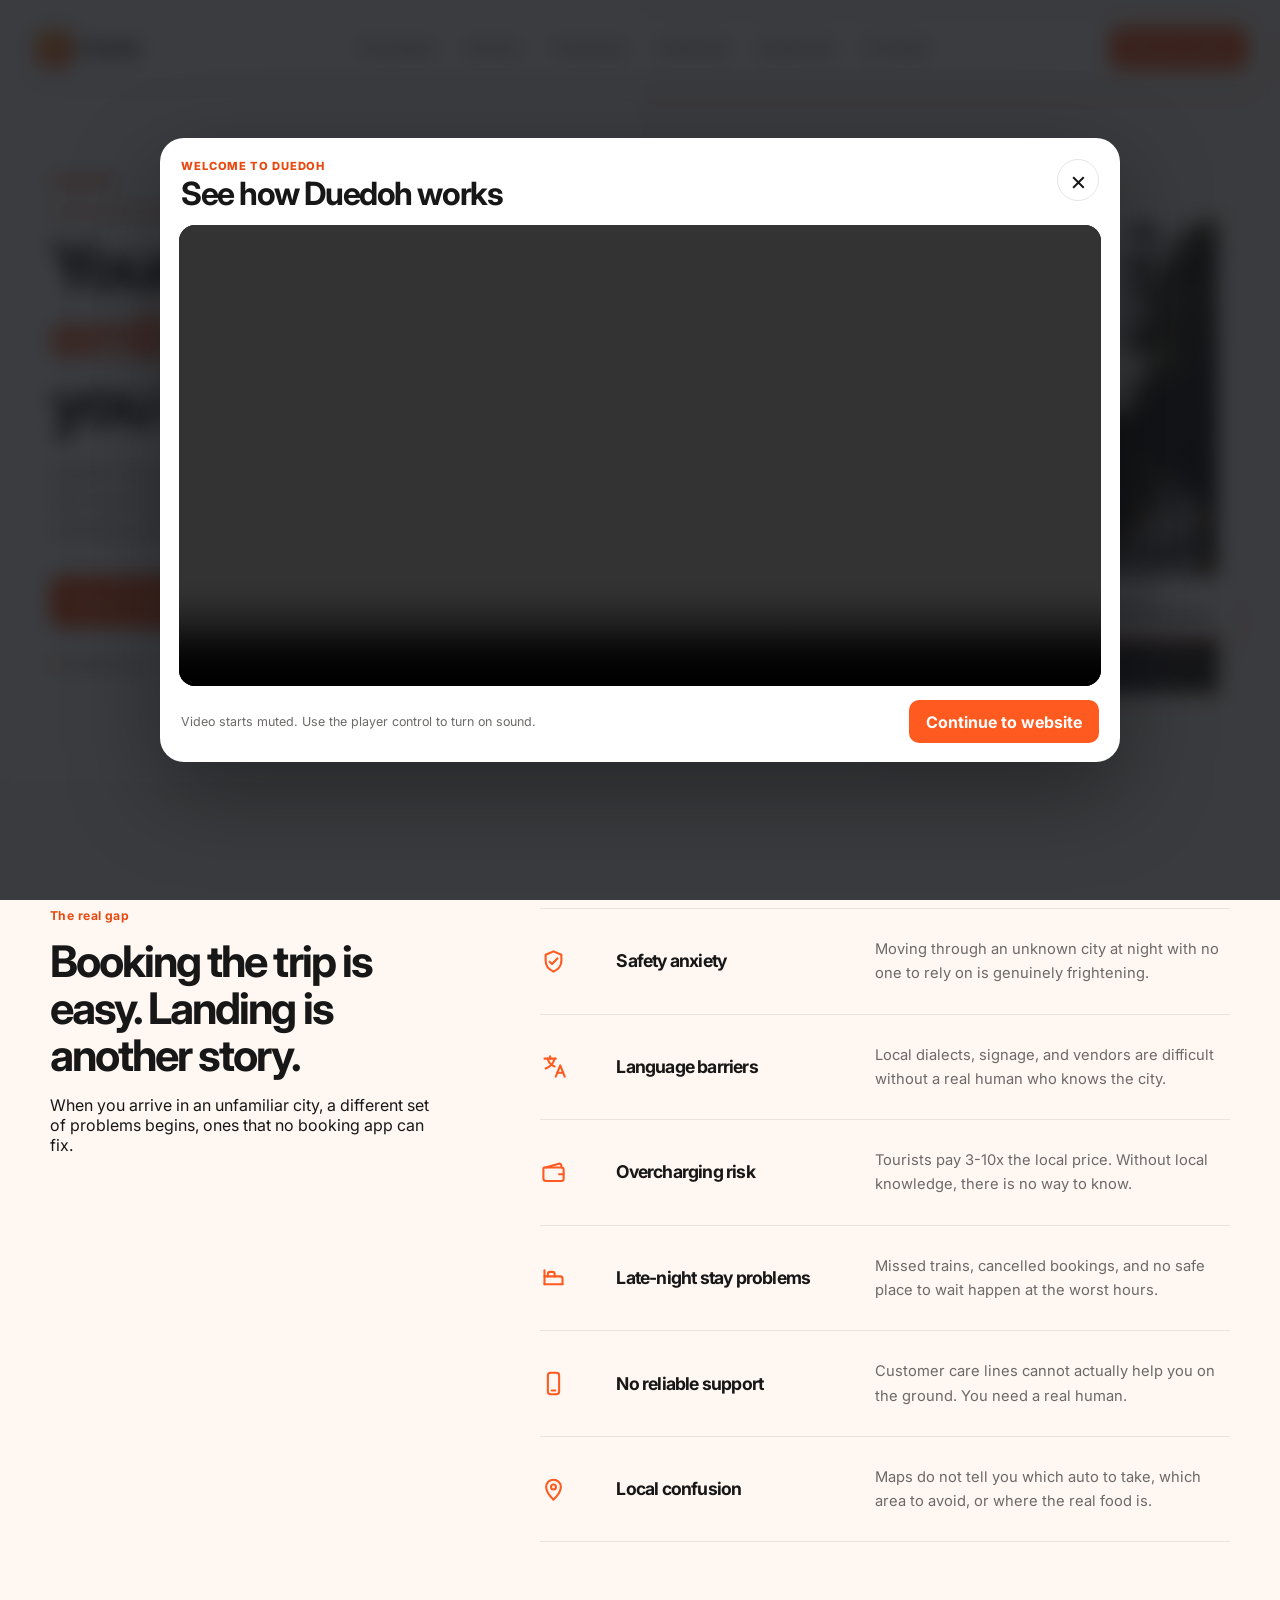
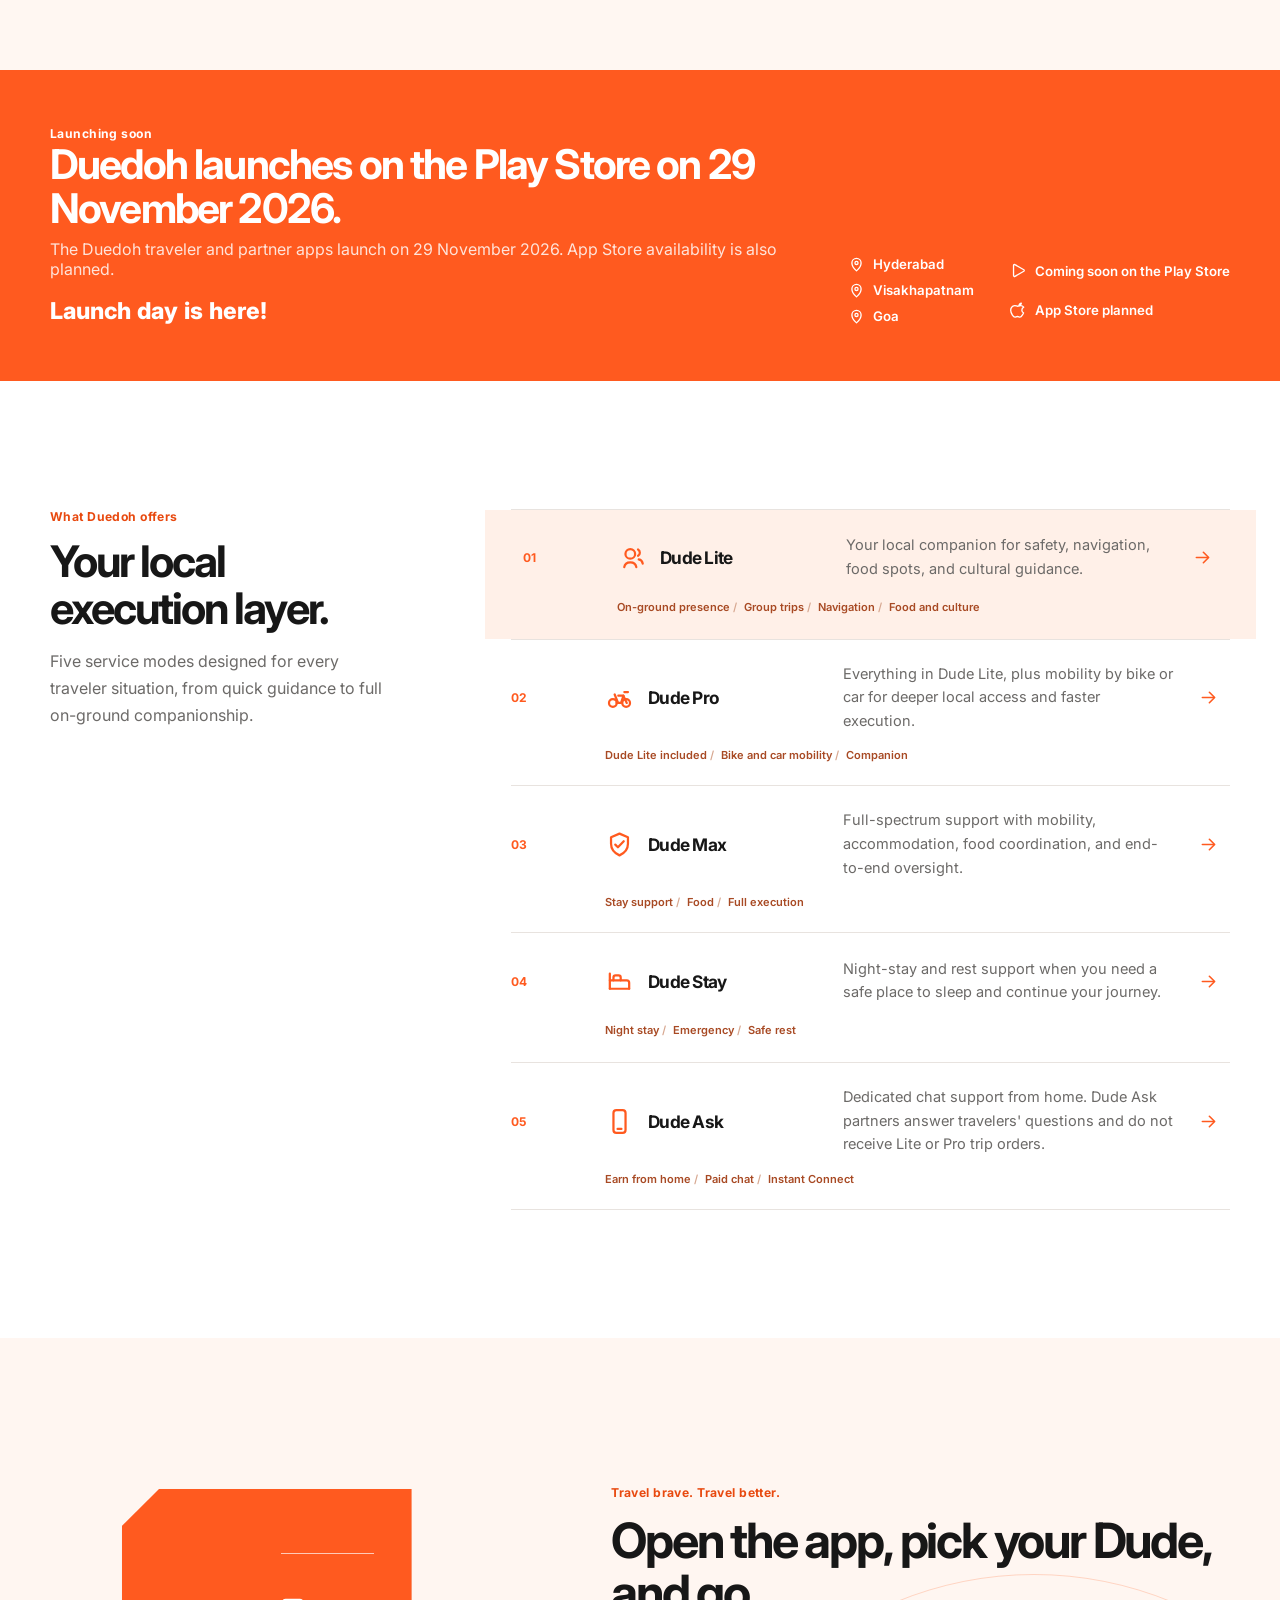
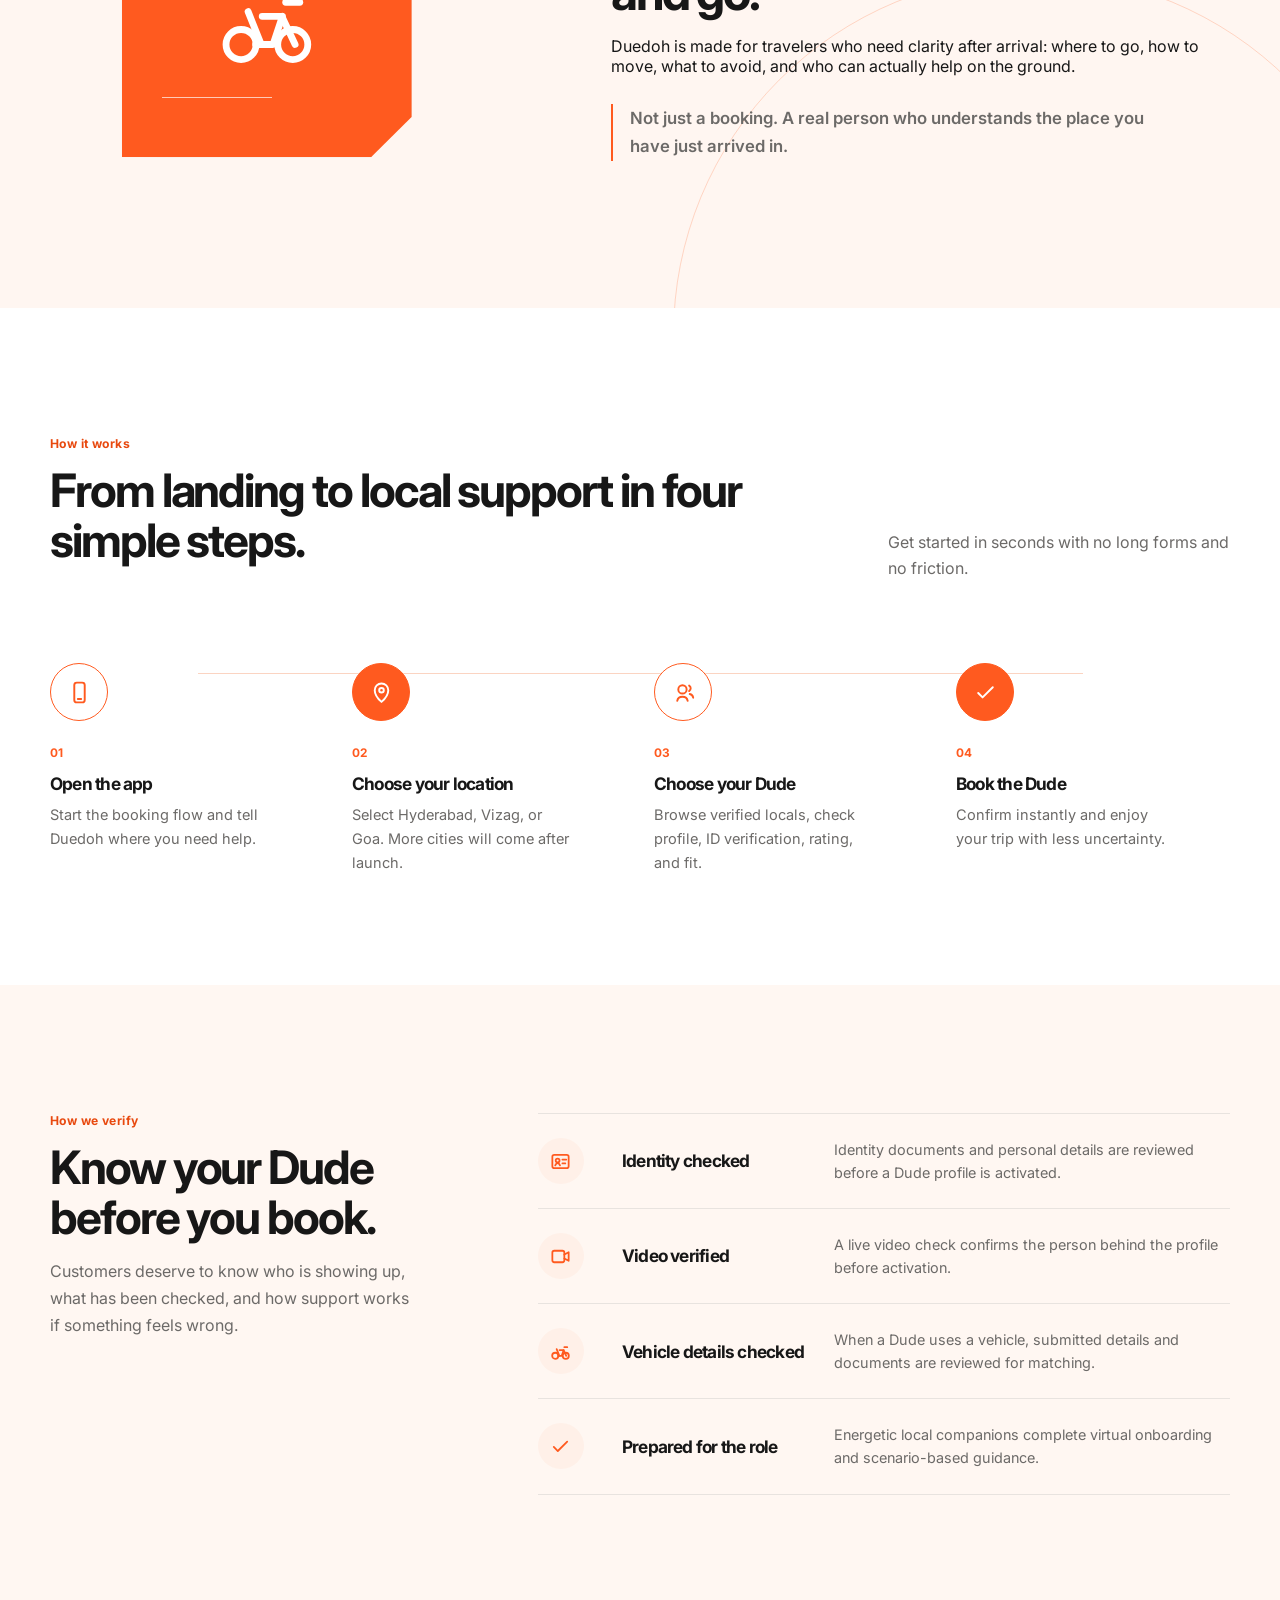
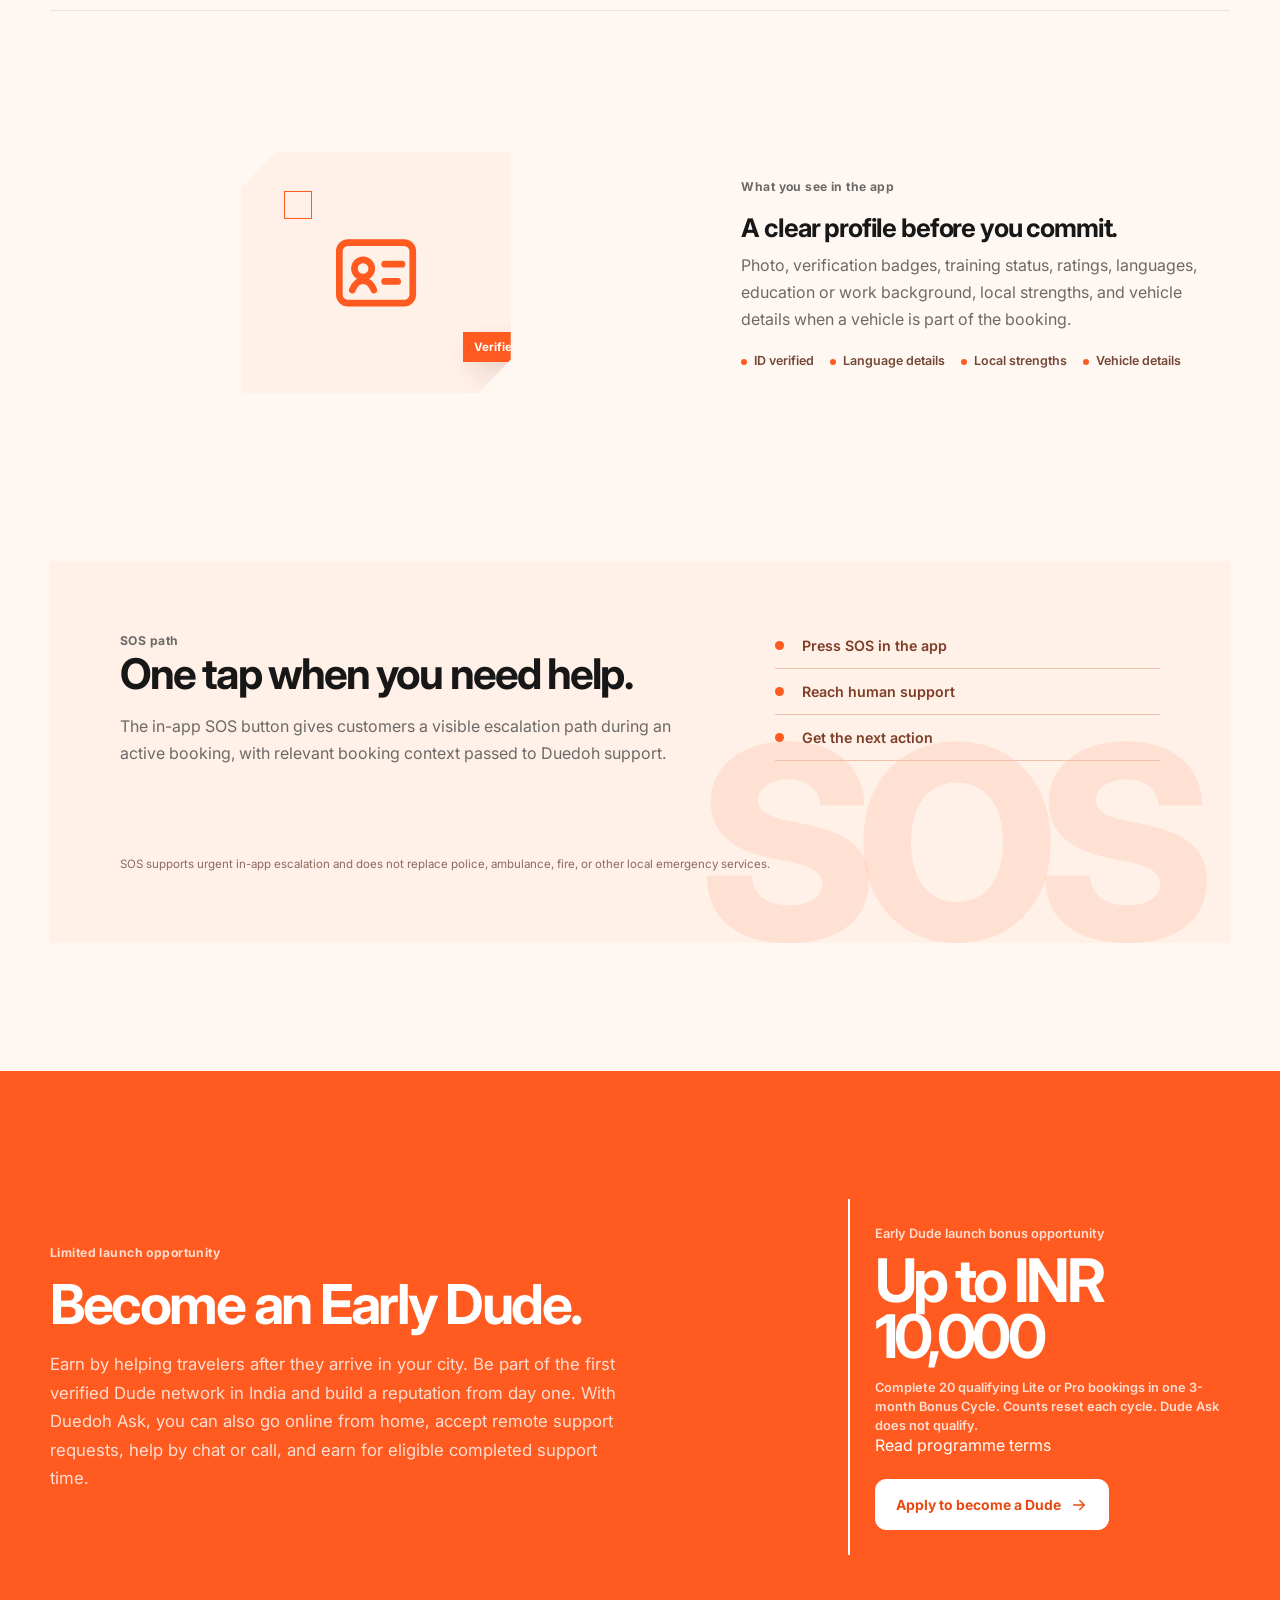
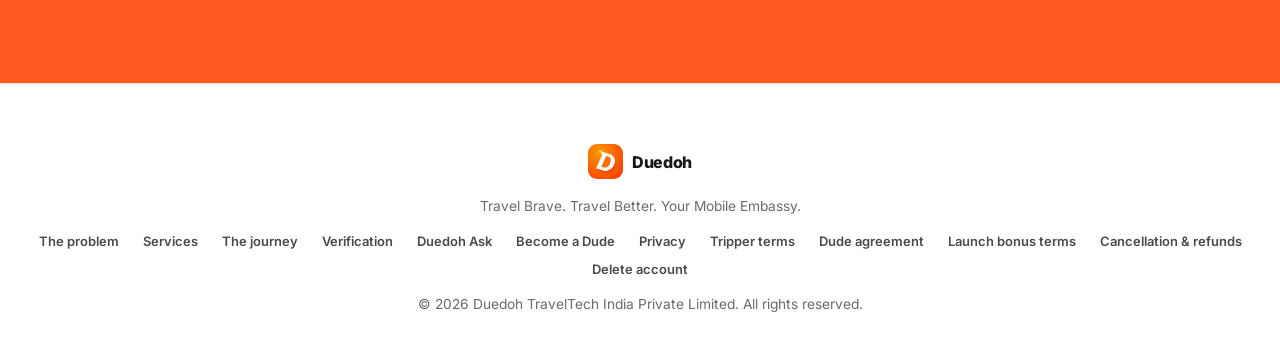
<file: index.html>
<!doctype html>
<html lang="en">
  <head>
    <meta charset="UTF-8" />
    <meta name="viewport" content="width=device-width, initial-scale=1.0" />
    <meta
      name="description"
      content="Duedoh is your mobile embassy after you land, with verified local companions, safe movement, stay support, and on-ground execution."
    />
    <title>Duedoh | Travel Brave. Travel Better.</title>
    <link rel="icon" type="image/png" href="assets/icon.png" />
    <link rel="preconnect" href="https://fonts.googleapis.com" />
    <link rel="preconnect" href="https://fonts.gstatic.com" crossorigin />
    <link
      href="https://fonts.googleapis.com/css2?family=Inter:wght@400;500;600;700;800&display=swap"
      rel="stylesheet"
    />
    <link rel="stylesheet" href="styles.css" />
  </head>
  <body>
    <div
      id="intro-video-modal"
      class="intro-video-modal"
      role="dialog"
      aria-modal="true"
      aria-labelledby="intro-video-title"
      hidden
    >
      <div class="intro-video-backdrop" data-intro-close></div>
      <div class="intro-video-card">
        <div class="intro-video-heading">
          <div>
            <p class="intro-video-kicker">Welcome to Duedoh</p>
            <h2 id="intro-video-title">See how Duedoh works</h2>
          </div>
          <button class="intro-video-close" type="button" data-intro-close aria-label="Skip intro video">×</button>
        </div>
        <video
          id="intro-video-player"
          src="assets/IntroDuedoh.mp4"
          controls
          muted
          playsinline
          preload="metadata"
          aria-label="Introduction to Duedoh"
        ></video>
        <div class="intro-video-actions">
          <span>Video starts muted. Use the player control to turn on sound.</span>
          <button type="button" data-intro-close>Continue to website</button>
        </div>
      </div>
    </div>

    <svg class="icon-sprite" aria-hidden="true">
      <symbol id="icon-arrow" viewBox="0 0 24 24">
        <path d="M5 12h13" />
        <path d="m13 6 6 6-6 6" />
      </symbol>
      <symbol id="icon-shield" viewBox="0 0 24 24">
        <path d="M12 3 19 6v5.4c0 4.4-2.7 7.7-7 9.6-4.3-1.9-7-5.2-7-9.6V6l7-3Z" />
        <path d="m8.5 12.1 2.2 2.2 4.8-5" />
      </symbol>
      <symbol id="icon-language" viewBox="0 0 24 24">
        <path d="M4 5h10" />
        <path d="M9 3v2" />
        <path d="M7 5c.5 3.3 2.8 5.8 6 7" />
        <path d="M13 5c-.8 3.9-3.5 7-8 8.8" />
        <path d="M14 21 18 11l4 10" />
        <path d="M15.4 17.5h5.2" />
      </symbol>
      <symbol id="icon-wallet" viewBox="0 0 24 24">
        <path d="M4 7.5h15a2 2 0 0 1 2 2v8a2 2 0 0 1-2 2H5.5A2.5 2.5 0 0 1 3 17V8.5a1 1 0 0 1 1-1Z" />
        <path d="M5 7.5 16.8 4.2A1.8 1.8 0 0 1 19 5.9v1.6" />
        <path d="M17 13.5h4" />
      </symbol>
      <symbol id="icon-bed" viewBox="0 0 24 24">
        <path d="M4 11V5.5" />
        <path d="M20 18v-5a2 2 0 0 0-2-2H4v7" />
        <path d="M4 18h16" />
        <path d="M7 11V8.8a1.8 1.8 0 0 1 1.8-1.8h2.4A1.8 1.8 0 0 1 13 8.8V11" />
      </symbol>
      <symbol id="icon-phone" viewBox="0 0 24 24">
        <rect x="7" y="2.5" width="10" height="19" rx="2.4" />
        <path d="M10.4 18.2h3.2" />
      </symbol>
      <symbol id="icon-location" viewBox="0 0 24 24">
        <path d="M12 21s6.5-5.6 6.5-11.2a6.5 6.5 0 0 0-13 0C5.5 15.4 12 21 12 21Z" />
        <circle cx="12" cy="9.8" r="2.2" />
      </symbol>
      <symbol id="icon-people" viewBox="0 0 24 24">
        <path d="M16 20c-.4-2.6-2.3-4-5-4s-4.6 1.4-5 4" />
        <circle cx="11" cy="9" r="4" />
        <path d="M18 13.5c1.8.3 3 1.5 3.3 3.5" />
        <path d="M17.4 5.4a3 3 0 0 1 0 5.2" />
      </symbol>
      <symbol id="icon-check" viewBox="0 0 24 24">
        <path d="m5 12.5 4.2 4.2L19 7" />
      </symbol>
      <symbol id="icon-video" viewBox="0 0 24 24">
        <rect x="3.5" y="6" width="12.5" height="12" rx="2" />
        <path d="m16 10 4.5-2.5v9L16 14" />
      </symbol>
      <symbol id="icon-id" viewBox="0 0 24 24">
        <rect x="3.5" y="5" width="17" height="14" rx="2" />
        <circle cx="9" cy="11" r="2" />
        <path d="M6.5 16c.6-1.5 1.4-2.2 2.5-2.2s1.9.7 2.5 2.2" />
        <path d="M14 10h4" />
        <path d="M14 14h3" />
      </symbol>
      <symbol id="icon-bike" viewBox="0 0 24 24">
        <circle cx="6.5" cy="16.5" r="3.2" />
        <circle cx="17.5" cy="16.5" r="3.2" />
        <path d="M9.6 16.5h3.7l2-6H11" />
        <path d="m8 9.5 2.8 7" />
        <path d="M15.2 10.5 18 16.5" />
        <path d="M16 7.5h3" />
      </symbol>
      <symbol id="icon-menu" viewBox="0 0 24 24">
        <path d="M4 7h16" />
        <path d="M4 12h16" />
        <path d="M4 17h16" />
      </symbol>
      <symbol id="icon-apple" viewBox="0 0 24 24">
        <path d="M16 3.2c-.3 1.7-1.6 3.1-3.2 3.3-.1-1.8 1.3-3.2 3.2-3.3Z" />
        <path d="M19.1 16.8c-.5 1.2-.8 1.8-1.5 2.9-.9 1.4-2.1 3.1-3.6 3.1-1.3 0-1.7-.9-3.5-.9s-2.2.9-3.5.9c-1.5 0-2.7-1.5-3.6-2.9-2.5-3.9-2.8-8.4-1.2-10.8 1.1-1.7 2.8-2.6 4.5-2.6 1.7 0 2.8.9 4.2.9 1.4 0 2.2-.9 4.2-.9 1.5 0 3.1.8 4.2 2.2-3.7 2-3.1 7.2-.2 8.1Z" />
      </symbol>
      <symbol id="icon-play" viewBox="0 0 24 24">
        <path d="M5 4.8v14.4a1.3 1.3 0 0 0 2 1.1l12.5-7.2a1.3 1.3 0 0 0 0-2.2L7 3.7a1.3 1.3 0 0 0-2 1.1Z" />
      </symbol>
    </svg>

    <header class="site-header">
      <a class="brand" href="#hero" aria-label="Duedoh home">
        <img src="assets/icon.png" alt="" />
        <span>Duedoh</span>
      </a>
      <nav class="desktop-nav" aria-label="Primary navigation">
        <a href="#problem">The problem</a>
        <a href="#services">Services</a>
        <a href="#booking">The journey</a>
        <a href="#verify">Verification</a>
        <a href="#duedoh-ask">Duedoh Ask</a>
        <a href="#early-dude">For Dudes</a>
      </nav>
      <a class="nav-cta" href="https://www.duedoh.info/apply" target="_blank" rel="noopener">Become a Dude</a>
      <button class="menu-button" type="button" aria-label="Open navigation" aria-expanded="false">
        <svg><use href="#icon-menu"></use></svg>
      </button>
    </header>

    <nav class="mobile-nav" aria-label="Mobile navigation">
      <a href="#problem">The problem</a>
      <a href="#services">Services</a>
      <a href="#booking">The journey</a>
      <a href="#verify">Verification</a>
      <a href="#duedoh-ask">Duedoh Ask</a>
      <a href="#early-dude">For Dudes</a>
      <a href="https://www.duedoh.info/apply" target="_blank" rel="noopener">Become a Dude</a>
    </nav>

    <main>
      <section id="hero" class="hero">
        <div class="hero-copy reveal">
          <p class="eyebrow">Coming soon to the Play Store</p>
          <h1>Your <em>mobile embassy</em> after you land.</h1>
          <p class="hero-text">
            Duedoh connects travelers with verified local companions for safe movement,
            local coordination, stay support, and real help in unfamiliar cities.
          </p>
          <div class="hero-actions">
            <a class="button button-primary" href="https://www.duedoh.info/apply" target="_blank" rel="noopener">
              Become a Dude
              <svg><use href="#icon-arrow"></use></svg>
            </a>
            <a class="button button-secondary" href="#early-dude">Become an early Dude</a>
          </div>
          <div class="trust-row" aria-label="Duedoh promises">
            <span>Verified locals</span>
            <span>Clear profiles</span>
            <span>Visible SOS path</span>
          </div>
        </div>

        <div class="hero-media reveal" aria-label="Duedoh arrival journey illustration">
          <div class="map-orbit"></div>
          <svg class="journey-route" viewBox="0 0 350 340" aria-hidden="true">
            <path class="route-main" d="M30 260C115 272 84 156 169 169s38-102 149-101" />
            <circle cx="30" cy="260" r="8" />
            <circle cx="169" cy="169" r="8" />
            <circle cx="318" cy="68" r="9" />
          </svg>
          <div class="arrival-note">
            <span>Arrival</span>
            <strong>Hyderabad, 10:45 PM</strong>
          </div>
          <div class="hero-stamp">TRAVEL<br />BRAVE<br />TRAVEL BETTER</div>
          <img
            class="hero-illustration"
            src="assets/arrival-street.jpg"
            alt="Helmeted motorcycle rider on an Indian road"
          />
          <div class="match-note">
            <span>Match confirmed</span>
            <strong>Verified Dude found</strong>
          </div>
        </div>
      </section>

      <section id="problem" class="section section-wash">
        <div class="container arrival-layout">
          <div class="arrival-intro reveal">
            <p class="kicker">The real gap</p>
            <h2>Booking the trip is easy. Landing is another story.</h2>
            <p>
              When you arrive in an unfamiliar city, a different set of problems begins,
              ones that no booking app can fix.
            </p>
          </div>
          <div class="arrival-list">
            <article class="arrival-item reveal">
              <svg><use href="#icon-shield"></use></svg>
              <h3>Safety anxiety</h3>
              <p>Moving through an unknown city at night with no one to rely on is genuinely frightening.</p>
            </article>
            <article class="arrival-item reveal">
              <svg><use href="#icon-language"></use></svg>
              <h3>Language barriers</h3>
              <p>Local dialects, signage, and vendors are difficult without a real human who knows the city.</p>
            </article>
            <article class="arrival-item reveal">
              <svg><use href="#icon-wallet"></use></svg>
              <h3>Overcharging risk</h3>
              <p>Tourists pay 3-10x the local price. Without local knowledge, there is no way to know.</p>
            </article>
            <article class="arrival-item reveal">
              <svg><use href="#icon-bed"></use></svg>
              <h3>Late-night stay problems</h3>
              <p>Missed trains, cancelled bookings, and no safe place to wait happen at the worst hours.</p>
            </article>
            <article class="arrival-item reveal">
              <svg><use href="#icon-phone"></use></svg>
              <h3>No reliable support</h3>
              <p>Customer care lines cannot actually help you on the ground. You need a real human.</p>
            </article>
            <article class="arrival-item reveal">
              <svg><use href="#icon-location"></use></svg>
              <h3>Local confusion</h3>
              <p>Maps do not tell you which auto to take, which area to avoid, or where the real food is.</p>
            </article>
          </div>
        </div>
      </section>

      <section id="launch-status" class="launch-band">
        <div class="container launch-layout reveal">
          <div>
            <p class="kicker">Launching soon</p>
            <h2>Duedoh launches on the Play Store on 29 November 2026.</h2>
            <p>The Duedoh traveler and partner apps launch on 29 November 2026. App Store availability is also planned.</p>
            <p id="launch-countdown" class="launch-countdown" role="timer" aria-live="off">Counting down to launch…</p>
            <video id="launch-video" class="launch-video" controls playsinline hidden aria-label="Duedoh launch video"></video>
          </div>
          <div class="launch-meta">
            <div class="city-list" aria-label="Initial launch cities">
              <span><svg><use href="#icon-location"></use></svg>Hyderabad</span>
              <span><svg><use href="#icon-location"></use></svg>Visakhapatnam</span>
              <span><svg><use href="#icon-location"></use></svg>Goa</span>
            </div>
            <div class="store-list">
              <span><svg><use href="#icon-play"></use></svg>Coming soon on the Play Store</span>
              <span><svg><use href="#icon-apple"></use></svg>App Store planned</span>
            </div>
          </div>
        </div>
      </section>

      <section id="services" class="section">
        <div class="container services-layout">
          <div class="services-intro reveal">
            <p class="kicker">What Duedoh offers</p>
            <h2>Your local execution layer.</h2>
            <p>
              Five service modes designed for every traveler situation, from quick guidance
              to full on-ground companionship.
            </p>
          </div>
          <div class="service-list">
            <article class="service-item reveal is-active">
              <span class="service-number">01</span>
              <div class="service-title">
                <svg><use href="#icon-people"></use></svg>
                <h3>Dude Lite</h3>
              </div>
              <p>Your local companion for safety, navigation, food spots, and cultural guidance.</p>
              <svg><use href="#icon-arrow"></use></svg>
              <div class="service-tags"><span>On-ground presence</span><span>Group trips</span><span>Navigation</span><span>Food and culture</span></div>
            </article>
            <article class="service-item reveal">
              <span class="service-number">02</span>
              <div class="service-title">
                <svg><use href="#icon-bike"></use></svg>
                <h3>Dude Pro</h3>
              </div>
              <p>Everything in Dude Lite, plus mobility by bike or car for deeper local access and faster execution.</p>
              <svg><use href="#icon-arrow"></use></svg>
              <div class="service-tags"><span>Dude Lite included</span><span>Bike and car mobility</span><span>Companion</span></div>
            </article>
            <article class="service-item reveal">
              <span class="service-number">03</span>
              <div class="service-title">
                <svg><use href="#icon-shield"></use></svg>
                <h3>Dude Max</h3>
              </div>
              <p>Full-spectrum support with mobility, accommodation, food coordination, and end-to-end oversight.</p>
              <svg><use href="#icon-arrow"></use></svg>
              <div class="service-tags"><span>Stay support</span><span>Food</span><span>Full execution</span></div>
            </article>
            <article class="service-item reveal">
              <span class="service-number">04</span>
              <div class="service-title">
                <svg><use href="#icon-bed"></use></svg>
                <h3>Dude Stay</h3>
              </div>
              <p>Night-stay and rest support when you need a safe place to sleep and continue your journey.</p>
              <svg><use href="#icon-arrow"></use></svg>
              <div class="service-tags"><span>Night stay</span><span>Emergency</span><span>Safe rest</span></div>
            </article>
            <article id="duedoh-ask" class="service-item reveal">
              <span class="service-number">05</span>
              <div class="service-title">
                <svg><use href="#icon-phone"></use></svg>
                <h3>Dude Ask</h3>
              </div>
              <p>Dedicated chat support from home. Dude Ask partners answer travelers' questions and do not receive Lite or Pro trip orders.</p>
              <svg><use href="#icon-arrow"></use></svg>
              <div class="service-tags"><span>Earn from home</span><span>Paid chat</span><span>Instant Connect</span></div>
            </article>
          </div>
        </div>
      </section>

      <section class="story-panel">
        <div class="container story-layout reveal">
          <div class="story-art" aria-hidden="true">
            <div class="story-symbol">
              <svg><use href="#icon-bike"></use></svg>
              <span></span>
              <span></span>
            </div>
          </div>
          <div class="story-copy">
            <p class="kicker">Travel brave. Travel better.</p>
            <h2>Open the app, pick your Dude, and go.</h2>
            <p>
              Duedoh is made for travelers who need clarity after arrival: where to go,
              how to move, what to avoid, and who can actually help on the ground.
            </p>
            <p class="story-quote">Not just a booking. A real person who understands the place you have just arrived in.</p>
          </div>
        </div>
      </section>

      <section id="booking" class="section journey-section">
        <div class="container">
          <div class="journey-heading reveal">
            <div>
              <p class="kicker">How it works</p>
              <h2>From landing to local support in four simple steps.</h2>
            </div>
            <p>Get started in seconds with no long forms and no friction.</p>
          </div>
          <div class="journey-rail reveal">
            <article class="journey-step reveal">
              <div class="journey-point"><svg><use href="#icon-phone"></use></svg></div>
              <span>01</span>
              <div>
                <h3>Open the app</h3>
                <p>Start the booking flow and tell Duedoh where you need help.</p>
              </div>
            </article>
            <article class="journey-step reveal">
              <div class="journey-point"><svg><use href="#icon-location"></use></svg></div>
              <span>02</span>
              <div>
                <h3>Choose your location</h3>
                <p>Select Hyderabad, Vizag, or Goa. More cities will come after launch.</p>
              </div>
            </article>
            <article class="journey-step reveal">
              <div class="journey-point"><svg><use href="#icon-people"></use></svg></div>
              <span>03</span>
              <div>
                <h3>Choose your Dude</h3>
                <p>Browse verified locals, check profile, ID verification, rating, and fit.</p>
              </div>
            </article>
            <article class="journey-step reveal">
              <div class="journey-point"><svg><use href="#icon-check"></use></svg></div>
              <span>04</span>
              <div>
                <h3>Book the Dude</h3>
                <p>Confirm instantly and enjoy your trip with less uncertainty.</p>
              </div>
            </article>
          </div>
        </div>
      </section>

      <section id="verify" class="section section-wash">
        <div class="container">
          <div class="verification-layout">
            <div class="verification-intro reveal">
              <p class="kicker">How we verify</p>
              <h2>Know your Dude before you book.</h2>
              <p>
                Customers deserve to know who is showing up, what has been checked,
                and how support works if something feels wrong.
              </p>
            </div>
            <div class="proof-list">
              <article class="proof-item reveal">
                <div class="proof-icon"><svg><use href="#icon-id"></use></svg></div>
                <h3>Identity checked</h3>
                <p>Identity documents and personal details are reviewed before a Dude profile is activated.</p>
              </article>
              <article class="proof-item reveal">
                <div class="proof-icon"><svg><use href="#icon-video"></use></svg></div>
                <h3>Video verified</h3>
                <p>A live video check confirms the person behind the profile before activation.</p>
              </article>
              <article class="proof-item reveal">
                <div class="proof-icon"><svg><use href="#icon-bike"></use></svg></div>
                <h3>Vehicle details checked</h3>
                <p>When a Dude uses a vehicle, submitted details and documents are reviewed for matching.</p>
              </article>
              <article class="proof-item reveal">
                <div class="proof-icon"><svg><use href="#icon-check"></use></svg></div>
                <h3>Prepared for the role</h3>
                <p>Energetic local companions complete virtual onboarding and scenario-based guidance.</p>
              </article>
            </div>
          </div>

          <div class="app-profile reveal">
            <div class="profile-art" aria-hidden="true">
              <div class="profile-symbol">
                <svg><use href="#icon-id"></use></svg>
                <span>Verified</span>
                <i></i>
              </div>
            </div>
            <div class="profile-copy">
              <p class="kicker">What you see in the app</p>
              <h3>A clear profile before you commit.</h3>
              <p>
                Photo, verification badges, training status, ratings, languages, education or work
                background, local strengths, and vehicle details when a vehicle is part of the booking.
              </p>
              <div class="profile-facts">
                <span>ID verified</span>
                <span>Language details</span>
                <span>Local strengths</span>
                <span>Vehicle details</span>
              </div>
            </div>
          </div>

          <div class="sos-panel reveal">
            <div>
              <p class="kicker">SOS path</p>
              <h2>One tap when you need help.</h2>
              <p>
                The in-app SOS button gives customers a visible escalation path during an active booking,
                with relevant booking context passed to Duedoh support.
              </p>
            </div>
            <div class="sos-steps">
              <span>Press SOS in the app</span>
              <span>Reach human support</span>
              <span>Get the next action</span>
            </div>
            <small>
              SOS supports urgent in-app escalation and does not replace police, ambulance, fire,
              or other local emergency services.
            </small>
          </div>
        </div>
      </section>

      <section id="early-dude" class="early-dude">
        <div class="container early-layout reveal">
          <div>
            <p class="kicker">Limited launch opportunity</p>
            <h2>Become an Early Dude.</h2>
            <p>
              Earn by helping travelers after they arrive in your city. Be part of the first
              verified Dude network in India and build a reputation from day one. With Duedoh
              Ask, you can also go online from home, accept remote support requests, help by chat
              or call, and earn for eligible completed support time.
            </p>
          </div>
          <div class="bonus-box">
            <span>Early Dude launch bonus opportunity</span>
            <strong>Up to INR 10,000</strong>
            <small>Complete 20 qualifying Lite or Pro bookings in one 3-month Bonus Cycle. Counts reset each cycle. Dude Ask does not qualify.</small>
            <a href="launch-bonus-terms.html">Read programme terms</a>
            <a class="button button-light" href="https://www.duedoh.info/apply" target="_blank" rel="noopener">
              Apply to become a Dude
              <svg><use href="#icon-arrow"></use></svg>
            </a>
          </div>
        </div>
      </section>
    </main>

    <footer class="footer">
      <div class="footer-brand">
        <img src="assets/icon.png" alt="" />
        <span>Duedoh</span>
      </div>
      <p>Travel Brave. Travel Better. Your Mobile Embassy.</p>
      <nav aria-label="Footer navigation">
        <a href="#problem">The problem</a>
        <a href="#services">Services</a>
        <a href="#booking">The journey</a>
        <a href="#verify">Verification</a>
        <a href="#duedoh-ask">Duedoh Ask</a>
        <a href="https://www.duedoh.info/apply" target="_blank" rel="noopener">Become a Dude</a>
        <a href="privacy.html">Privacy</a>
        <a href="terms.html">Tripper terms</a>
        <a href="partner-agreement.html">Dude agreement</a>
        <a href="launch-bonus-terms.html">Launch bonus terms</a>
        <a href="cancellation-refund.html">Cancellation & refunds</a>
        <a href="delete-account.html">Delete account</a>
      </nav>
      <small>&copy; 2026 Duedoh TravelTech India Private Limited. All rights reserved.</small>
    </footer>

    <script src="script.js"></script>
  </body>
</html>
</file>
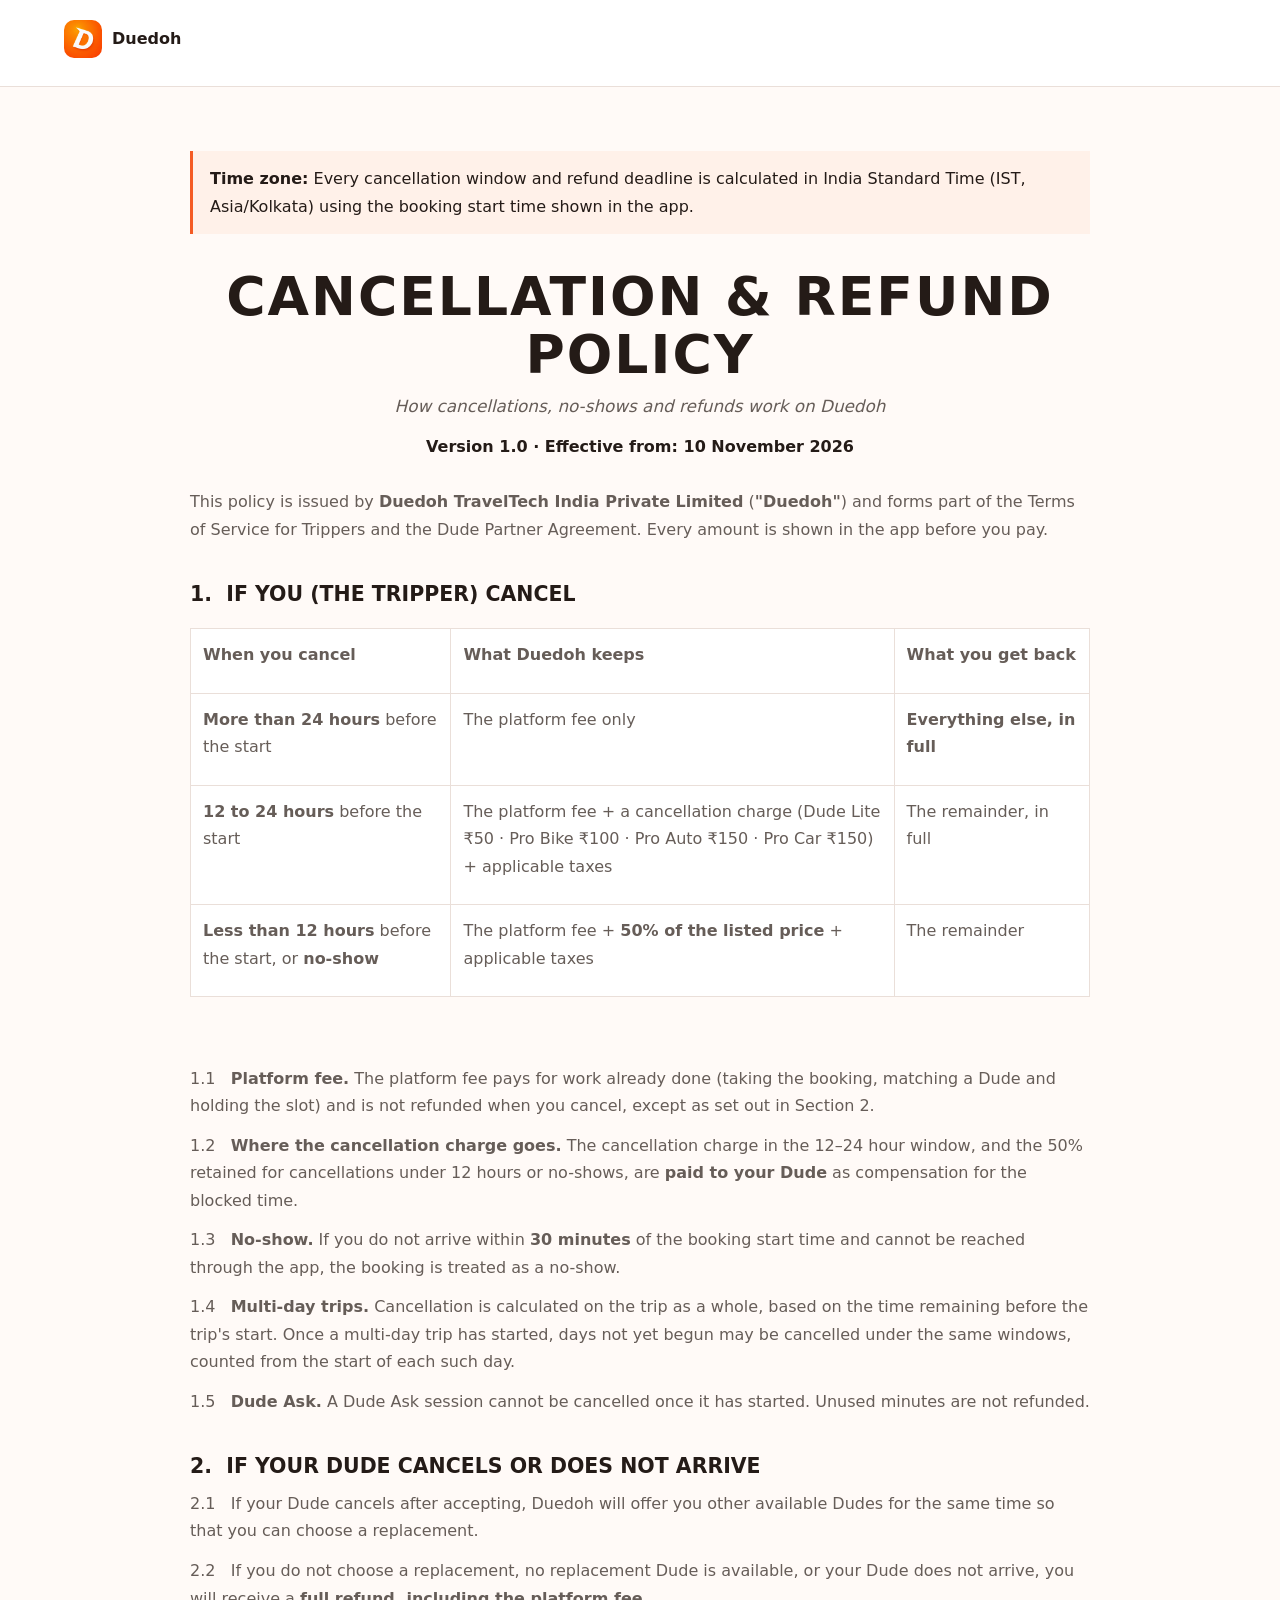
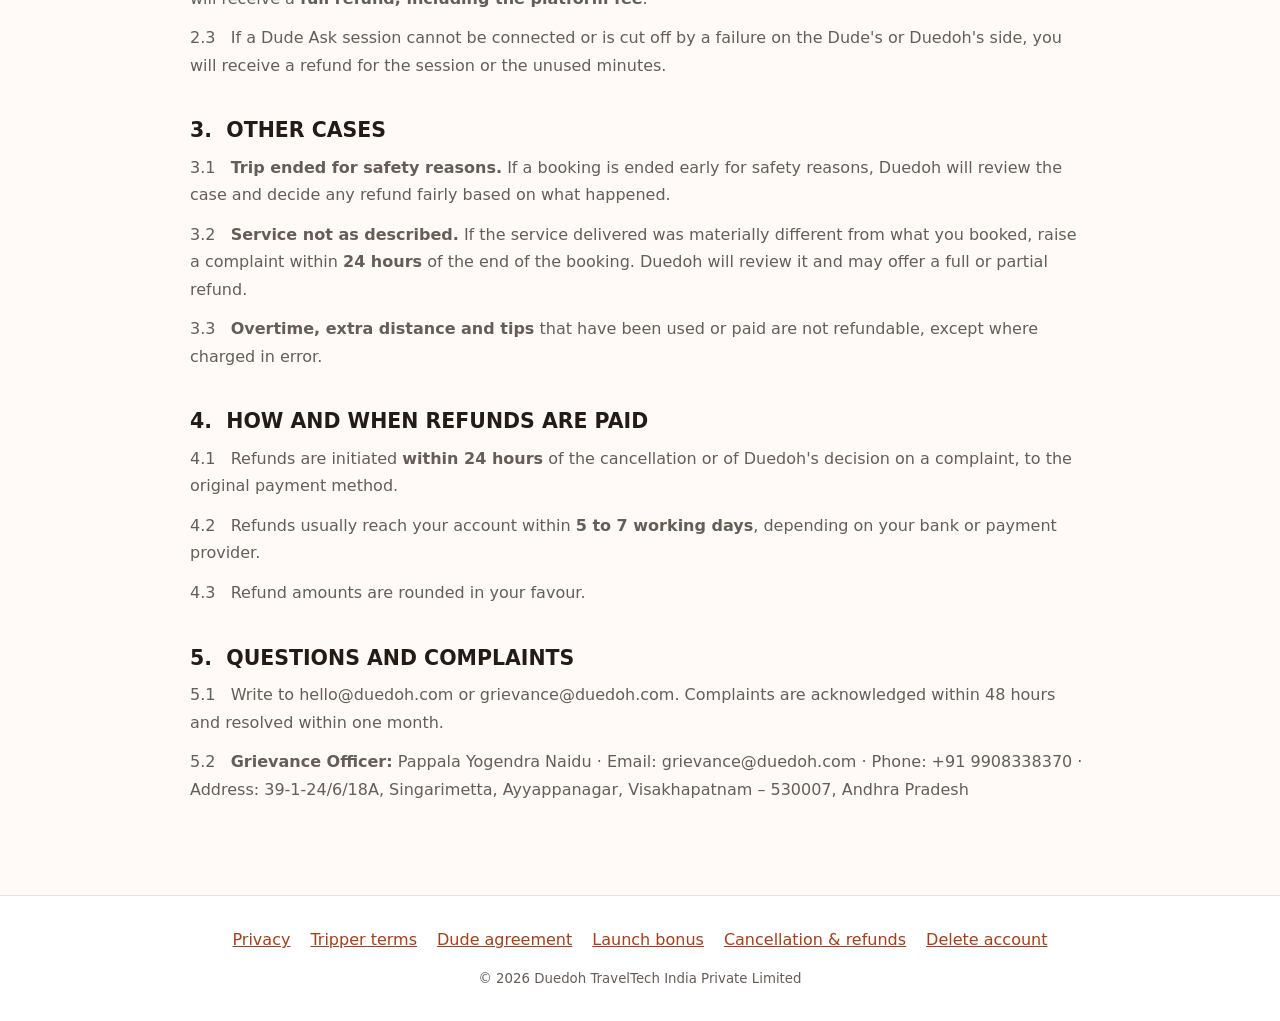
<file: cancellation-refund.html>
<!DOCTYPE html PUBLIC "-//W3C//DTD HTML 4.01//EN" "http://www.w3.org/TR/html4/strict.dtd">
<html>
<head>
  <meta http-equiv="Content-Type" content="text/html; charset=utf-8">
  <meta http-equiv="Content-Style-Type" content="text/css">
  <title>Cancellation &amp; Refund Policy | Duedoh</title>
  <meta name="viewport" content="width=device-width, initial-scale=1">
  <link rel="icon" href="assets/icon.png">
  <link rel="stylesheet" href="legal.css">
  <meta name="Author" content="Un-named">
  <meta name="LastAuthor" content="Un-named">
  <meta name="Generator" content="Cocoa HTML Writer">
  <meta name="CocoaVersion" content="2575.7">
  <style type="text/css">
    p.p1 {margin: 0.0px 0.0px 10.0px 0.0px; text-align: center; font: 20.0px Times; color: #1a1a1a}
    p.p2 {margin: 0.0px 0.0px 20.0px 0.0px; text-align: center; font: 11.0px Times; color: #6b6b6b}
    p.p3 {margin: 0.0px 0.0px 7.0px 0.0px; text-align: center; font: 11.0px Times; color: #1a1a1a}
    p.p4 {margin: 0.0px 0.0px 7.0px 0.0px; text-align: justify; font: 11.0px Times; color: #1a1a1a}
    p.p5 {margin: 14.0px 0.0px 7.0px 0.0px; font: 13.0px Times; color: #1a1a1a}
    p.p6 {margin: 0.0px 0.0px 0.0px 0.0px; font: 10.0px Times; color: #1a1a1a}
    p.p7 {margin: 0.0px 0.0px 8.0px 0.0px; font: 10.0px Times; color: #1a1a1a; min-height: 13.0px}
    p.p8 {margin: 0.0px 0.0px 7.0px 36.0px; text-align: justify; font: 11.0px Times; color: #1a1a1a}
    span.s1 {letter-spacing: 2.0px}
    span.Apple-tab-span {white-space:pre}
    table.t1 {border-collapse: collapse}
    td.td1 {border-style: solid; border-width: 1.0px 1.0px 1.0px 1.0px; border-color: #bfbfbf #bfbfbf #bfbfbf #bfbfbf; padding: 0.0px 5.0px 0.0px 5.0px}
  </style>
</head>
<body><header class="legal-header"><a href="index.html"><img src="assets/icon.png" alt="">Duedoh</a></header><main class="imported-legal">
<p class="timezone-notice"><b>Time zone:</b> Every cancellation window and refund deadline is calculated in India Standard Time (IST, Asia/Kolkata) using the booking start time shown in the app.</p>
<p class="p1"><span class="s1"><b>CANCELLATION &amp; REFUND POLICY</b></span></p>
<p class="p2"><i>How cancellations, no-shows and refunds work on Duedoh</i></p>
<p class="p3"><b>Version 1.0 · Effective from: 10 November 2026</b></p>
<p class="p4">This policy is issued by <b>Duedoh TravelTech India Private Limited</b> (<b>"Duedoh"</b>) and forms part of the Terms of Service for Trippers and the Dude Partner Agreement. Every amount is shown in the app before you pay.</p>
<p class="p5"><b>1.<span class="Apple-converted-space">  </span>IF YOU (THE TRIPPER) CANCEL</b></p>
<table cellspacing="0" cellpadding="0" class="t1">
  <tbody>
    <tr>
      <td valign="middle" class="td1">
        <p class="p6"><b>When you cancel</b></p>
      </td>
      <td valign="middle" class="td1">
        <p class="p6"><b>What Duedoh keeps</b></p>
      </td>
      <td valign="middle" class="td1">
        <p class="p6"><b>What you get back</b></p>
      </td>
    </tr>
    <tr>
      <td valign="middle" class="td1">
        <p class="p6"><b>More than 24 hours</b> before the start</p>
      </td>
      <td valign="middle" class="td1">
        <p class="p6">The platform fee only</p>
      </td>
      <td valign="middle" class="td1">
        <p class="p6"><b>Everything else, in full</b></p>
      </td>
    </tr>
    <tr>
      <td valign="middle" class="td1">
        <p class="p6"><b>12 to 24 hours</b> before the start</p>
      </td>
      <td valign="middle" class="td1">
        <p class="p6">The platform fee + a cancellation charge (Dude Lite ₹50 · Pro Bike ₹100 · Pro Auto ₹150 · Pro Car ₹150) + applicable taxes</p>
      </td>
      <td valign="middle" class="td1">
        <p class="p6">The remainder, in full</p>
      </td>
    </tr>
    <tr>
      <td valign="middle" class="td1">
        <p class="p6"><b>Less than 12 hours</b> before the start, or <b>no-show</b></p>
      </td>
      <td valign="middle" class="td1">
        <p class="p6">The platform fee + <b>50% of the listed price</b> + applicable taxes</p>
      </td>
      <td valign="middle" class="td1">
        <p class="p6">The remainder</p>
      </td>
    </tr>
  </tbody>
</table>
<p class="p7"><br></p>
<p class="p8">1.1<span class="Apple-tab-span">	</span><b>Platform fee.</b> The platform fee pays for work already done (taking the booking, matching a Dude and holding the slot) and is not refunded when you cancel, except as set out in Section 2.</p>
<p class="p8">1.2<span class="Apple-tab-span">	</span><b>Where the cancellation charge goes.</b> The cancellation charge in the 12–24 hour window, and the 50% retained for cancellations under 12 hours or no-shows, are <b>paid to your Dude</b> as compensation for the blocked time.</p>
<p class="p8">1.3<span class="Apple-tab-span">	</span><b>No-show.</b> If you do not arrive within <b>30 minutes</b> of the booking start time and cannot be reached through the app, the booking is treated as a no-show.</p>
<p class="p8">1.4<span class="Apple-tab-span">	</span><b>Multi-day trips.</b> Cancellation is calculated on the trip as a whole, based on the time remaining before the trip's start. Once a multi-day trip has started, days not yet begun may be cancelled under the same windows, counted from the start of each such day.</p>
<p class="p8">1.5<span class="Apple-tab-span">	</span><b>Dude Ask.</b> A Dude Ask session cannot be cancelled once it has started. Unused minutes are not refunded.</p>
<p class="p5"><b>2.<span class="Apple-converted-space">  </span>IF YOUR DUDE CANCELS OR DOES NOT ARRIVE</b></p>
<p class="p8">2.1<span class="Apple-tab-span">	</span>If your Dude cancels after accepting, Duedoh will offer you other available Dudes for the same time so that you can choose a replacement.</p>
<p class="p8">2.2<span class="Apple-tab-span">	</span>If you do not choose a replacement, no replacement Dude is available, or your Dude does not arrive, you will receive a <b>full refund, including the platform fee</b>.</p>
<p class="p8">2.3<span class="Apple-tab-span">	</span>If a Dude Ask session cannot be connected or is cut off by a failure on the Dude's or Duedoh's side, you will receive a refund for the session or the unused minutes.</p>
<p class="p5"><b>3.<span class="Apple-converted-space">  </span>OTHER CASES</b></p>
<p class="p8">3.1<span class="Apple-tab-span">	</span><b>Trip ended for safety reasons.</b> If a booking is ended early for safety reasons, Duedoh will review the case and decide any refund fairly based on what happened.</p>
<p class="p8">3.2<span class="Apple-tab-span">	</span><b>Service not as described.</b> If the service delivered was materially different from what you booked, raise a complaint within <b>24 hours</b> of the end of the booking. Duedoh will review it and may offer a full or partial refund.</p>
<p class="p8">3.3<span class="Apple-tab-span">	</span><b>Overtime, extra distance and tips</b> that have been used or paid are not refundable, except where charged in error.</p>
<p class="p5"><b>4.<span class="Apple-converted-space">  </span>HOW AND WHEN REFUNDS ARE PAID</b></p>
<p class="p8">4.1<span class="Apple-tab-span">	</span>Refunds are initiated <b>within 24 hours</b> of the cancellation or of Duedoh's decision on a complaint, to the original payment method.</p>
<p class="p8">4.2<span class="Apple-tab-span">	</span>Refunds usually reach your account within <b>5 to 7 working days</b>, depending on your bank or payment provider.</p>
<p class="p8">4.3<span class="Apple-tab-span">	</span>Refund amounts are rounded in your favour.</p>
<p class="p5"><b>5.<span class="Apple-converted-space">  </span>QUESTIONS AND COMPLAINTS</b></p>
<p class="p8">5.1<span class="Apple-tab-span">	</span>Write to hello@duedoh.com or grievance@duedoh.com. Complaints are acknowledged within 48 hours and resolved within one month.</p>
<p class="p8">5.2<span class="Apple-tab-span">	</span><b>Grievance Officer:</b> Pappala Yogendra Naidu · Email: grievance@duedoh.com · Phone: +91 9908338370 · Address: 39-1-24/6/18A, Singarimetta, Ayyappanagar, Visakhapatnam – 530007, Andhra Pradesh</p>
</main><footer class="legal-footer"><nav><a href="privacy.html">Privacy</a><a href="terms.html">Tripper terms</a><a href="partner-agreement.html">Dude agreement</a><a href="launch-bonus-terms.html">Launch bonus</a><a href="cancellation-refund.html">Cancellation &amp; refunds</a><a href="delete-account.html">Delete account</a></nav><small>© 2026 Duedoh TravelTech India Private Limited</small></footer></body>
</html>
</file>
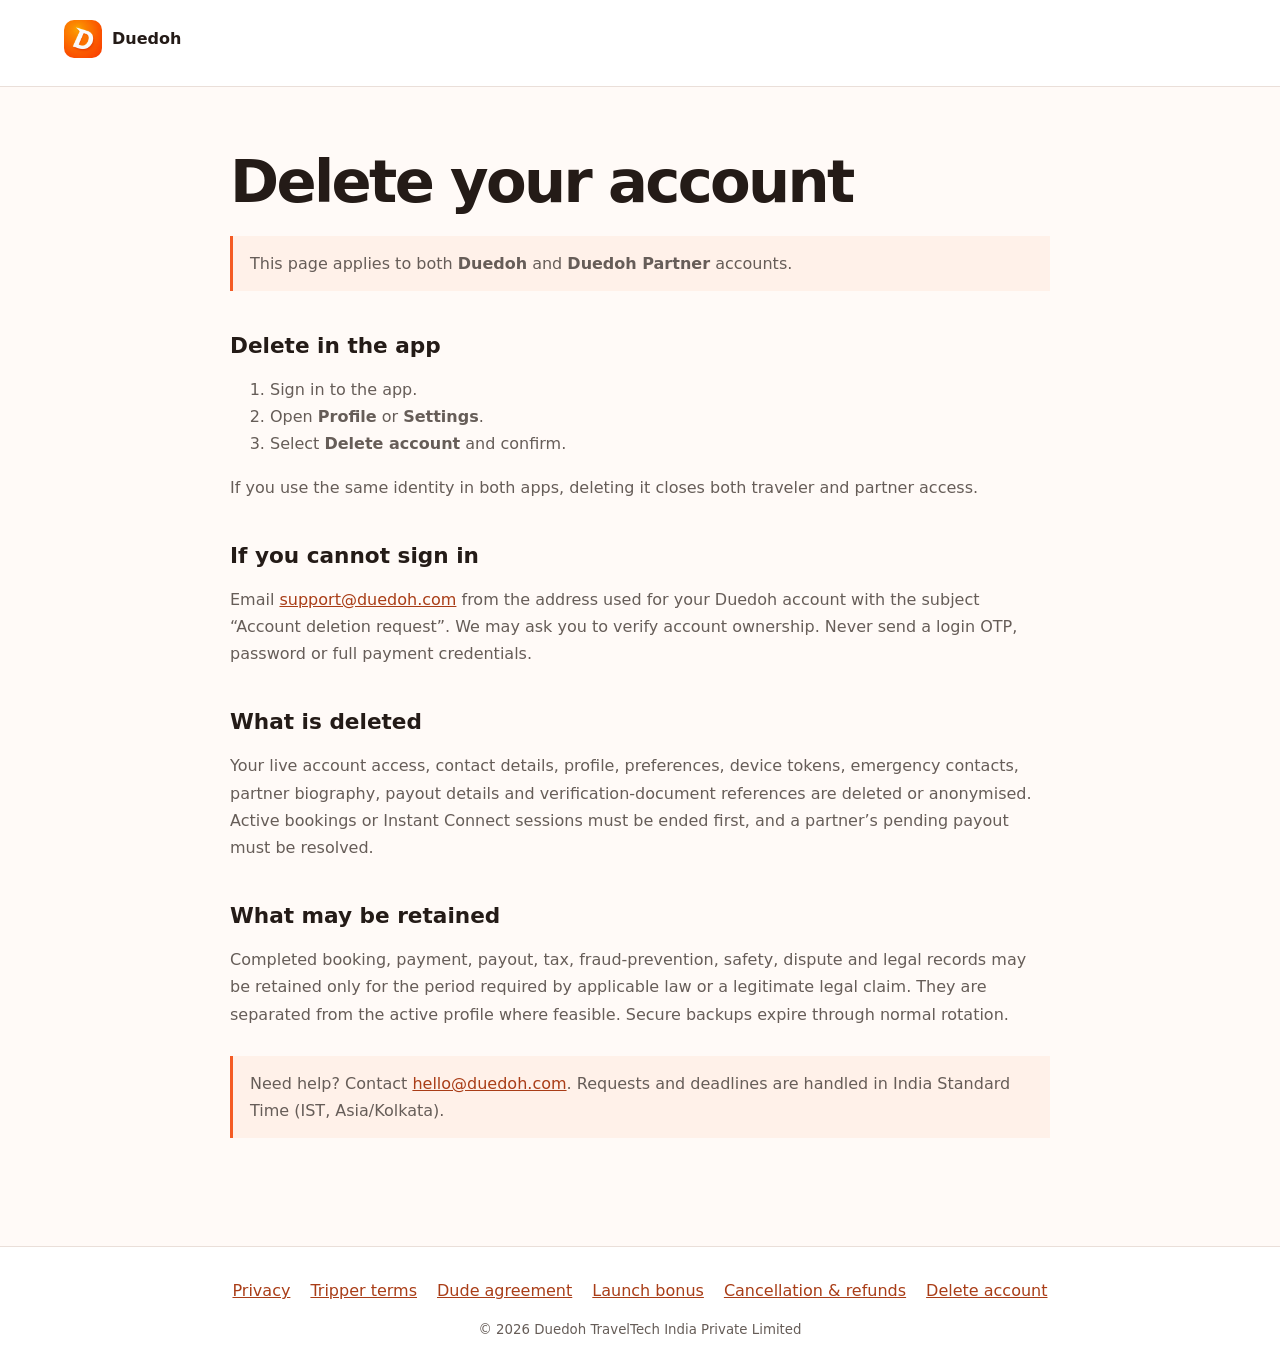
<file: delete-account.html>
<!doctype html><html lang="en"><head><meta charset="utf-8"><meta name="viewport" content="width=device-width,initial-scale=1"><title>Delete Your Duedoh Account</title><meta name="description" content="Instructions for deleting a Duedoh or Duedoh Partner account and associated data."><link rel="icon" href="assets/icon.png"><link rel="stylesheet" href="legal.css"></head><body>
<header class="legal-header"><a href="index.html"><img src="assets/icon.png" alt="">Duedoh</a></header><main><h1>Delete your account</h1><p class="updated">This page applies to both <strong>Duedoh</strong> and <strong>Duedoh Partner</strong> accounts.</p>
<h2>Delete in the app</h2><ol><li>Sign in to the app.</li><li>Open <strong>Profile</strong> or <strong>Settings</strong>.</li><li>Select <strong>Delete account</strong> and confirm.</li></ol><p>If you use the same identity in both apps, deleting it closes both traveler and partner access.</p>
<h2>If you cannot sign in</h2><p>Email <a href="mailto:support@duedoh.com?subject=Account%20deletion%20request">support@duedoh.com</a> from the address used for your Duedoh account with the subject “Account deletion request”. We may ask you to verify account ownership. Never send a login OTP, password or full payment credentials.</p>
<h2>What is deleted</h2><p>Your live account access, contact details, profile, preferences, device tokens, emergency contacts, partner biography, payout details and verification-document references are deleted or anonymised. Active bookings or Instant Connect sessions must be ended first, and a partner’s pending payout must be resolved.</p>
<h2>What may be retained</h2><p>Completed booking, payment, payout, tax, fraud-prevention, safety, dispute and legal records may be retained only for the period required by applicable law or a legitimate legal claim. They are separated from the active profile where feasible. Secure backups expire through normal rotation.</p>
<p class="notice">Need help? Contact <a href="mailto:hello@duedoh.com">hello@duedoh.com</a>. Requests and deadlines are handled in India Standard Time (IST, Asia/Kolkata).</p></main><footer class="legal-footer"><nav><a href="privacy.html">Privacy</a><a href="terms.html">Tripper terms</a><a href="partner-agreement.html">Dude agreement</a><a href="launch-bonus-terms.html">Launch bonus</a><a href="cancellation-refund.html">Cancellation & refunds</a><a href="delete-account.html">Delete account</a></nav><small>© 2026 Duedoh TravelTech India Private Limited</small></footer></body></html>
</file>
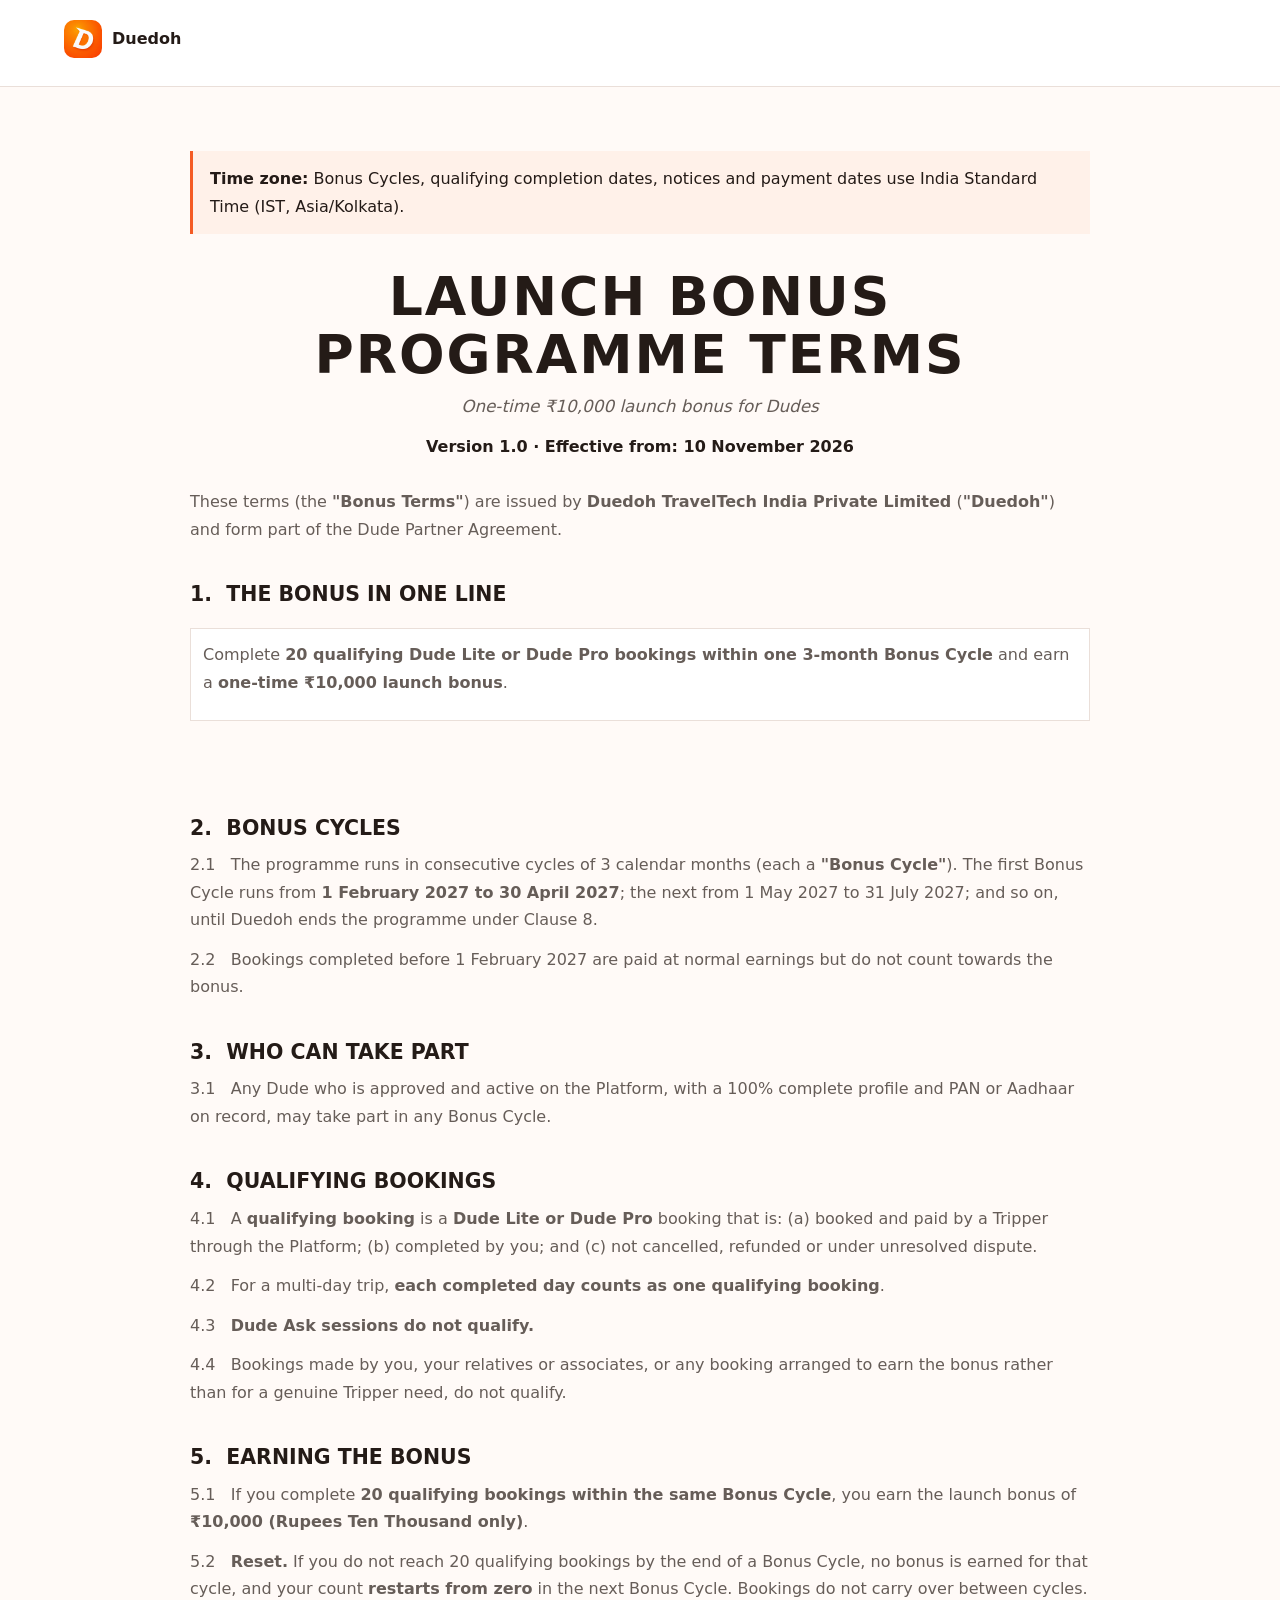
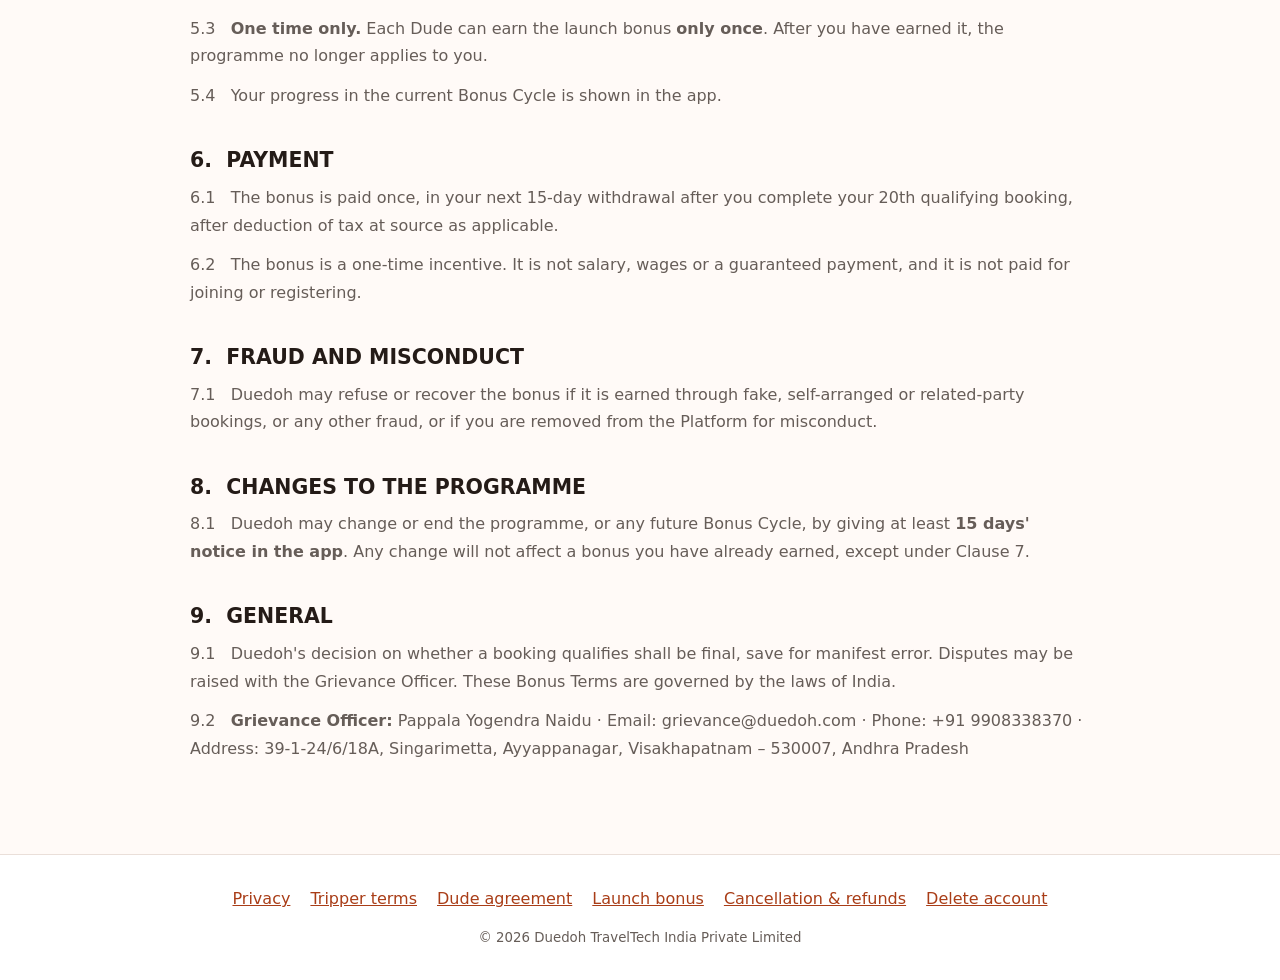
<file: launch-bonus-terms.html>
<!DOCTYPE html PUBLIC "-//W3C//DTD HTML 4.01//EN" "http://www.w3.org/TR/html4/strict.dtd">
<html>
<head>
  <meta http-equiv="Content-Type" content="text/html; charset=utf-8">
  <meta http-equiv="Content-Style-Type" content="text/css">
  <title>Launch Bonus Programme Terms | Duedoh</title>
  <meta name="viewport" content="width=device-width, initial-scale=1">
  <link rel="icon" href="assets/icon.png">
  <link rel="stylesheet" href="legal.css">
  <meta name="Author" content="Un-named">
  <meta name="LastAuthor" content="Un-named">
  <meta name="Generator" content="Cocoa HTML Writer">
  <meta name="CocoaVersion" content="2575.7">
  <style type="text/css">
    p.p1 {margin: 0.0px 0.0px 10.0px 0.0px; text-align: center; font: 20.0px Times; color: #1a1a1a}
    p.p2 {margin: 0.0px 0.0px 20.0px 0.0px; text-align: center; font: 11.0px Times; color: #6b6b6b}
    p.p3 {margin: 0.0px 0.0px 7.0px 0.0px; text-align: center; font: 11.0px Times; color: #1a1a1a}
    p.p4 {margin: 0.0px 0.0px 7.0px 0.0px; text-align: justify; font: 11.0px Times; color: #1a1a1a}
    p.p5 {margin: 14.0px 0.0px 7.0px 0.0px; font: 13.0px Times; color: #1a1a1a}
    p.p6 {margin: 0.0px 0.0px 0.0px 0.0px; text-align: justify; font: 11.0px Times; color: #1a1a1a}
    p.p7 {margin: 0.0px 0.0px 6.0px 0.0px; font: 11.0px Times; color: #1a1a1a; min-height: 13.0px}
    p.p8 {margin: 0.0px 0.0px 7.0px 36.0px; text-align: justify; font: 11.0px Times; color: #1a1a1a}
    span.s1 {letter-spacing: 2.0px}
    span.Apple-tab-span {white-space:pre}
    table.t1 {border-collapse: collapse}
    td.td1 {border-style: solid; border-width: 1.0px 1.0px 1.0px 1.0px; border-color: #bfbfbf #bfbfbf #bfbfbf #bfbfbf; padding: 0.0px 5.0px 0.0px 5.0px}
  </style>
</head>
<body><header class="legal-header"><a href="index.html"><img src="assets/icon.png" alt="">Duedoh</a></header><main class="imported-legal">
<p class="timezone-notice"><b>Time zone:</b> Bonus Cycles, qualifying completion dates, notices and payment dates use India Standard Time (IST, Asia/Kolkata).</p>
<p class="p1"><span class="s1"><b>LAUNCH BONUS PROGRAMME TERMS</b></span></p>
<p class="p2"><i>One-time ₹10,000 launch bonus for Dudes</i></p>
<p class="p3"><b>Version 1.0 · Effective from: 10 November 2026</b></p>
<p class="p4">These terms (the <b>"Bonus Terms"</b>) are issued by <b>Duedoh TravelTech India Private Limited</b> (<b>"Duedoh"</b>) and form part of the Dude Partner Agreement.</p>
<p class="p5"><b>1.<span class="Apple-converted-space">  </span>THE BONUS IN ONE LINE</b></p>
<table cellspacing="0" cellpadding="0" class="t1">
  <tbody>
    <tr>
      <td valign="middle" class="td1">
        <p class="p6">Complete <b>20 qualifying Dude Lite or Dude Pro bookings within one 3-month Bonus Cycle</b> and earn a <b>one-time ₹10,000 launch bonus</b>.</p>
      </td>
    </tr>
  </tbody>
</table>
<p class="p7"><br></p>
<p class="p5"><b>2.<span class="Apple-converted-space">  </span>BONUS CYCLES</b></p>
<p class="p8">2.1<span class="Apple-tab-span">	</span>The programme runs in consecutive cycles of 3 calendar months (each a <b>"Bonus Cycle"</b>). The first Bonus Cycle runs from <b>1 February 2027 to 30 April 2027</b>; the next from 1 May 2027 to 31 July 2027; and so on, until Duedoh ends the programme under Clause 8.</p>
<p class="p8">2.2<span class="Apple-tab-span">	</span>Bookings completed before 1 February 2027 are paid at normal earnings but do not count towards the bonus.</p>
<p class="p5"><b>3.<span class="Apple-converted-space">  </span>WHO CAN TAKE PART</b></p>
<p class="p8">3.1<span class="Apple-tab-span">	</span>Any Dude who is approved and active on the Platform, with a 100% complete profile and PAN or Aadhaar on record, may take part in any Bonus Cycle.</p>
<p class="p5"><b>4.<span class="Apple-converted-space">  </span>QUALIFYING BOOKINGS</b></p>
<p class="p8">4.1<span class="Apple-tab-span">	</span>A <b>qualifying booking</b> is a <b>Dude Lite or Dude Pro</b> booking that is: (a) booked and paid by a Tripper through the Platform; (b) completed by you; and (c) not cancelled, refunded or under unresolved dispute.</p>
<p class="p8">4.2<span class="Apple-tab-span">	</span>For a multi-day trip, <b>each completed day counts as one qualifying booking</b>.</p>
<p class="p8">4.3<span class="Apple-tab-span">	</span><b>Dude Ask sessions do not qualify.</b></p>
<p class="p8">4.4<span class="Apple-tab-span">	</span>Bookings made by you, your relatives or associates, or any booking arranged to earn the bonus rather than for a genuine Tripper need, do not qualify.</p>
<p class="p5"><b>5.<span class="Apple-converted-space">  </span>EARNING THE BONUS</b></p>
<p class="p8">5.1<span class="Apple-tab-span">	</span>If you complete <b>20 qualifying bookings within the same Bonus Cycle</b>, you earn the launch bonus of <b>₹10,000 (Rupees Ten Thousand only)</b>.</p>
<p class="p8">5.2<span class="Apple-tab-span">	</span><b>Reset.</b> If you do not reach 20 qualifying bookings by the end of a Bonus Cycle, no bonus is earned for that cycle, and your count <b>restarts from zero</b> in the next Bonus Cycle. Bookings do not carry over between cycles.</p>
<p class="p8">5.3<span class="Apple-tab-span">	</span><b>One time only.</b> Each Dude can earn the launch bonus <b>only once</b>. After you have earned it, the programme no longer applies to you.</p>
<p class="p8">5.4<span class="Apple-tab-span">	</span>Your progress in the current Bonus Cycle is shown in the app.</p>
<p class="p5"><b>6.<span class="Apple-converted-space">  </span>PAYMENT</b></p>
<p class="p8">6.1<span class="Apple-tab-span">	</span>The bonus is paid once, in your next 15-day withdrawal after you complete your 20th qualifying booking, after deduction of tax at source as applicable.</p>
<p class="p8">6.2<span class="Apple-tab-span">	</span>The bonus is a one-time incentive. It is not salary, wages or a guaranteed payment, and it is not paid for joining or registering.</p>
<p class="p5"><b>7.<span class="Apple-converted-space">  </span>FRAUD AND MISCONDUCT</b></p>
<p class="p8">7.1<span class="Apple-tab-span">	</span>Duedoh may refuse or recover the bonus if it is earned through fake, self-arranged or related-party bookings, or any other fraud, or if you are removed from the Platform for misconduct.</p>
<p class="p5"><b>8.<span class="Apple-converted-space">  </span>CHANGES TO THE PROGRAMME</b></p>
<p class="p8">8.1<span class="Apple-tab-span">	</span>Duedoh may change or end the programme, or any future Bonus Cycle, by giving at least <b>15 days' notice in the app</b>. Any change will not affect a bonus you have already earned, except under Clause 7.</p>
<p class="p5"><b>9.<span class="Apple-converted-space">  </span>GENERAL</b></p>
<p class="p8">9.1<span class="Apple-tab-span">	</span>Duedoh's decision on whether a booking qualifies shall be final, save for manifest error. Disputes may be raised with the Grievance Officer. These Bonus Terms are governed by the laws of India.</p>
<p class="p8">9.2<span class="Apple-tab-span">	</span><b>Grievance Officer:</b> Pappala Yogendra Naidu · Email: grievance@duedoh.com · Phone: +91 9908338370 · Address: 39-1-24/6/18A, Singarimetta, Ayyappanagar, Visakhapatnam – 530007, Andhra Pradesh</p>
</main><footer class="legal-footer"><nav><a href="privacy.html">Privacy</a><a href="terms.html">Tripper terms</a><a href="partner-agreement.html">Dude agreement</a><a href="launch-bonus-terms.html">Launch bonus</a><a href="cancellation-refund.html">Cancellation &amp; refunds</a><a href="delete-account.html">Delete account</a></nav><small>© 2026 Duedoh TravelTech India Private Limited</small></footer></body>
</html>
</file>
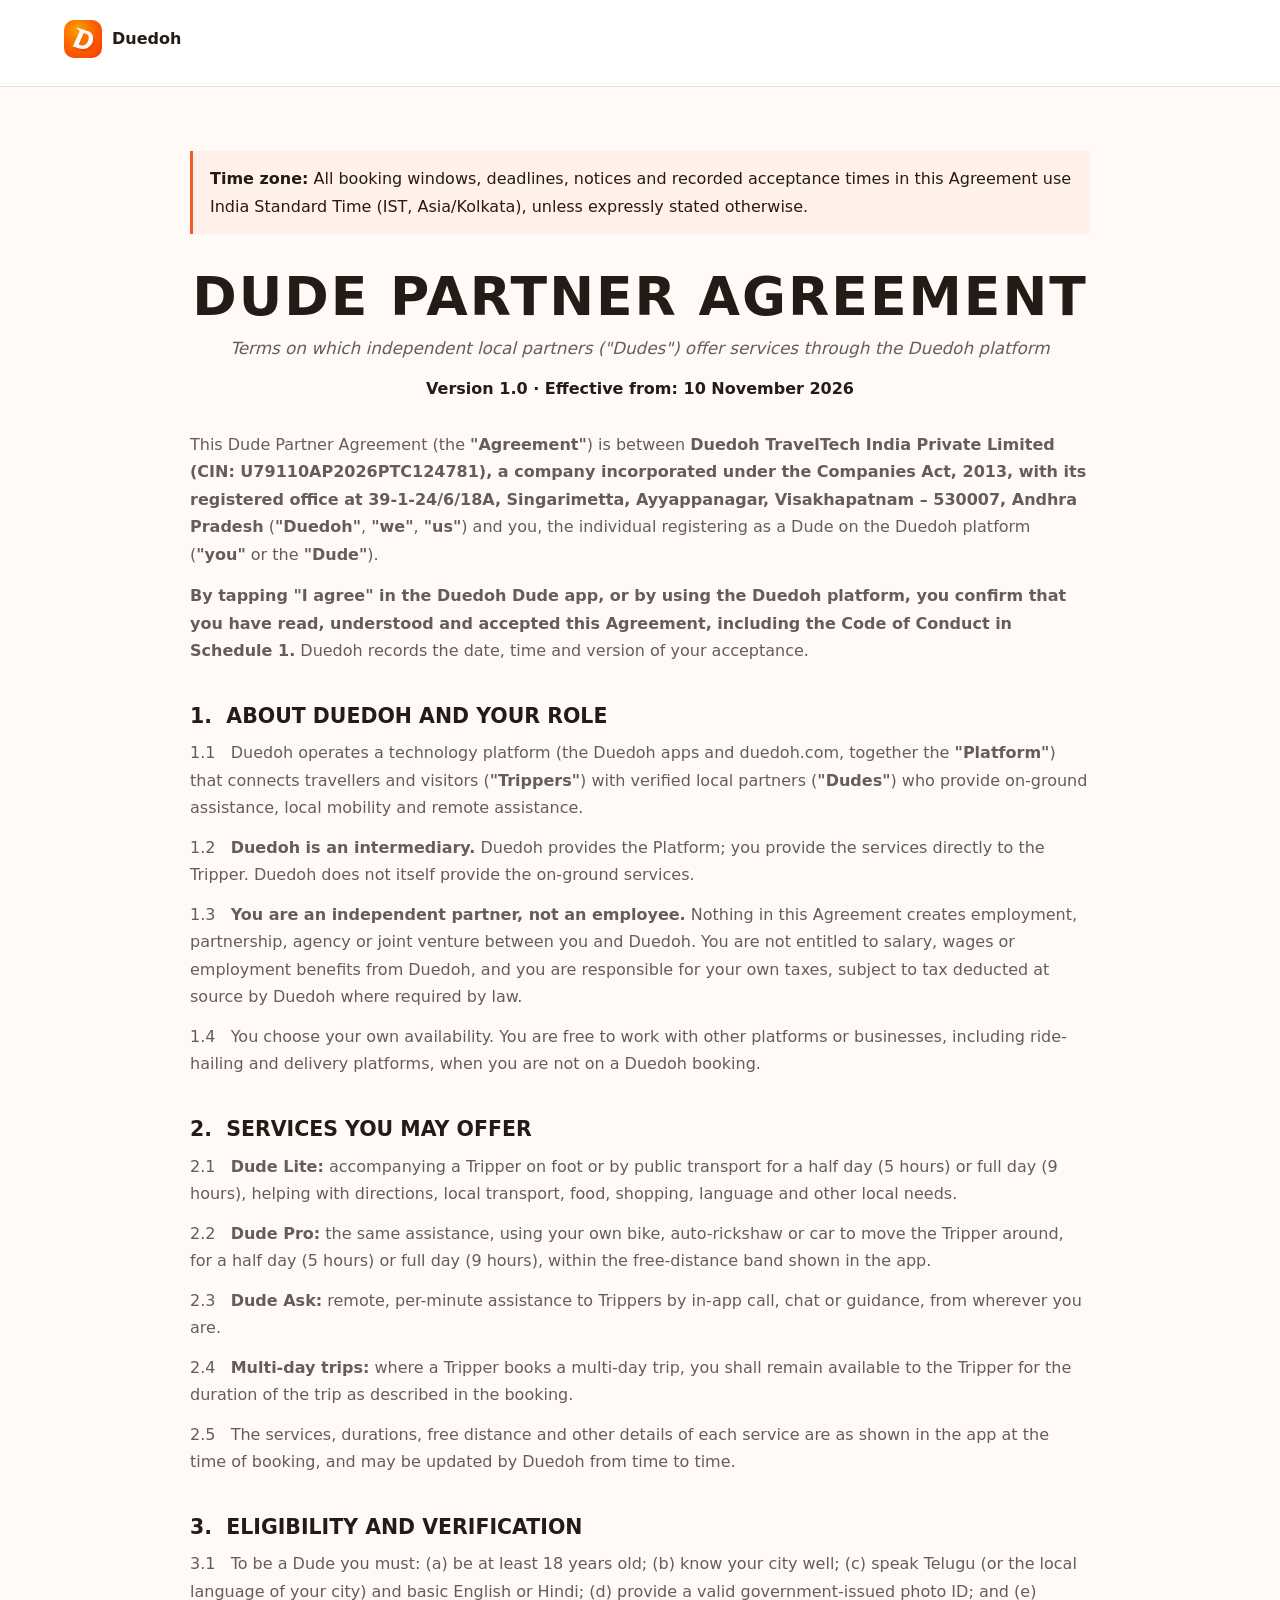
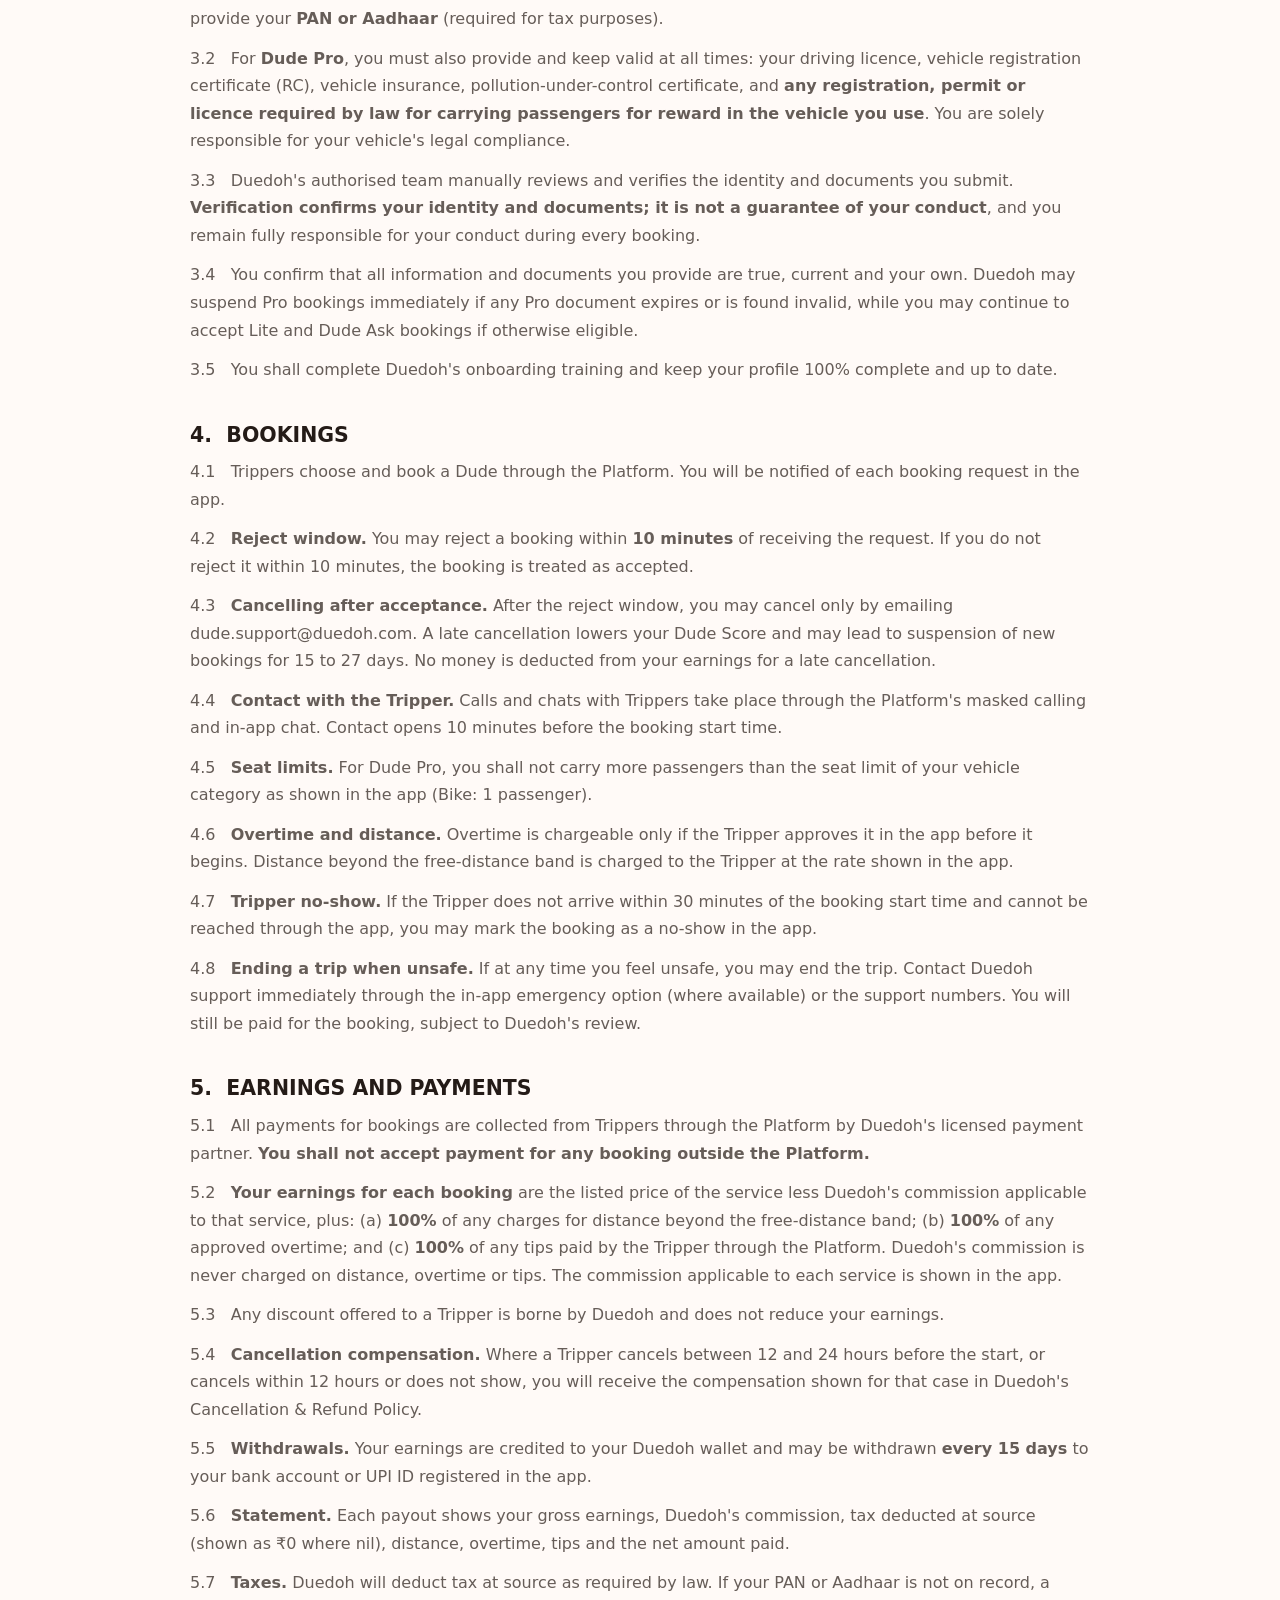
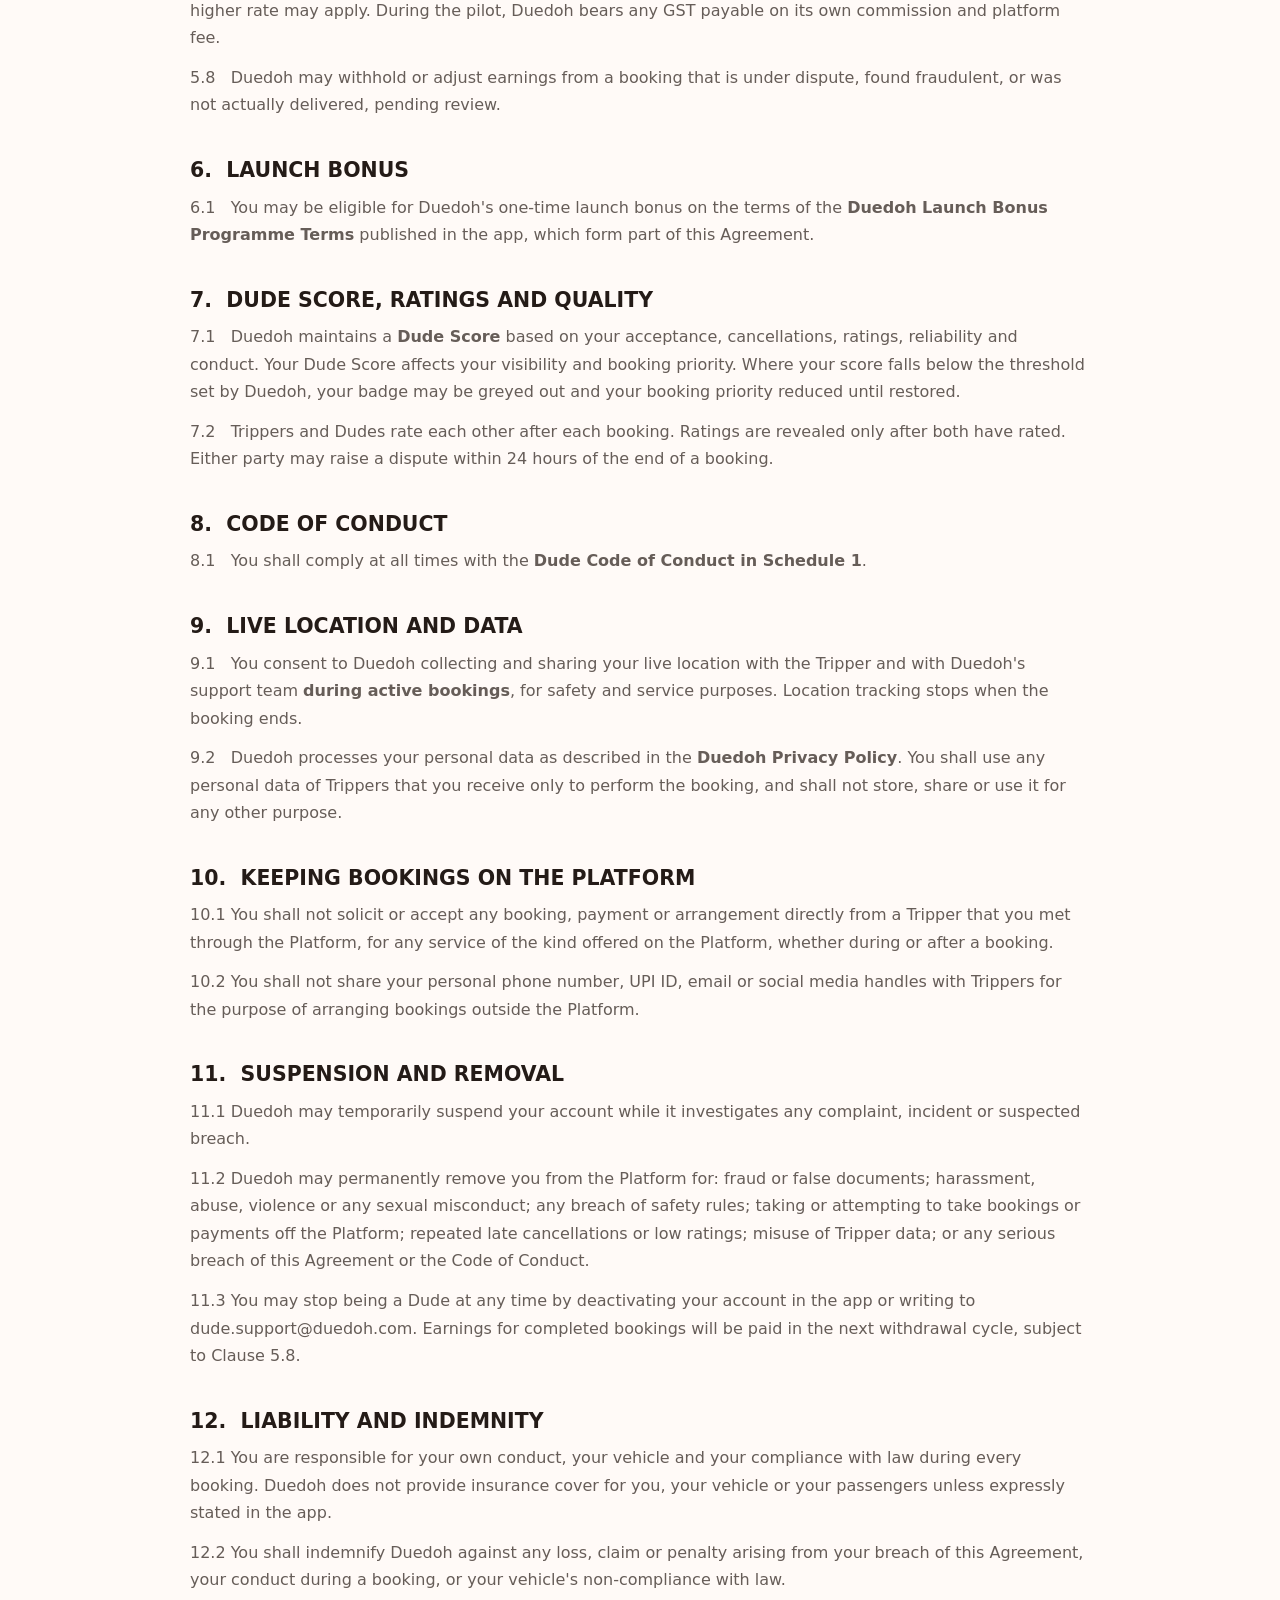
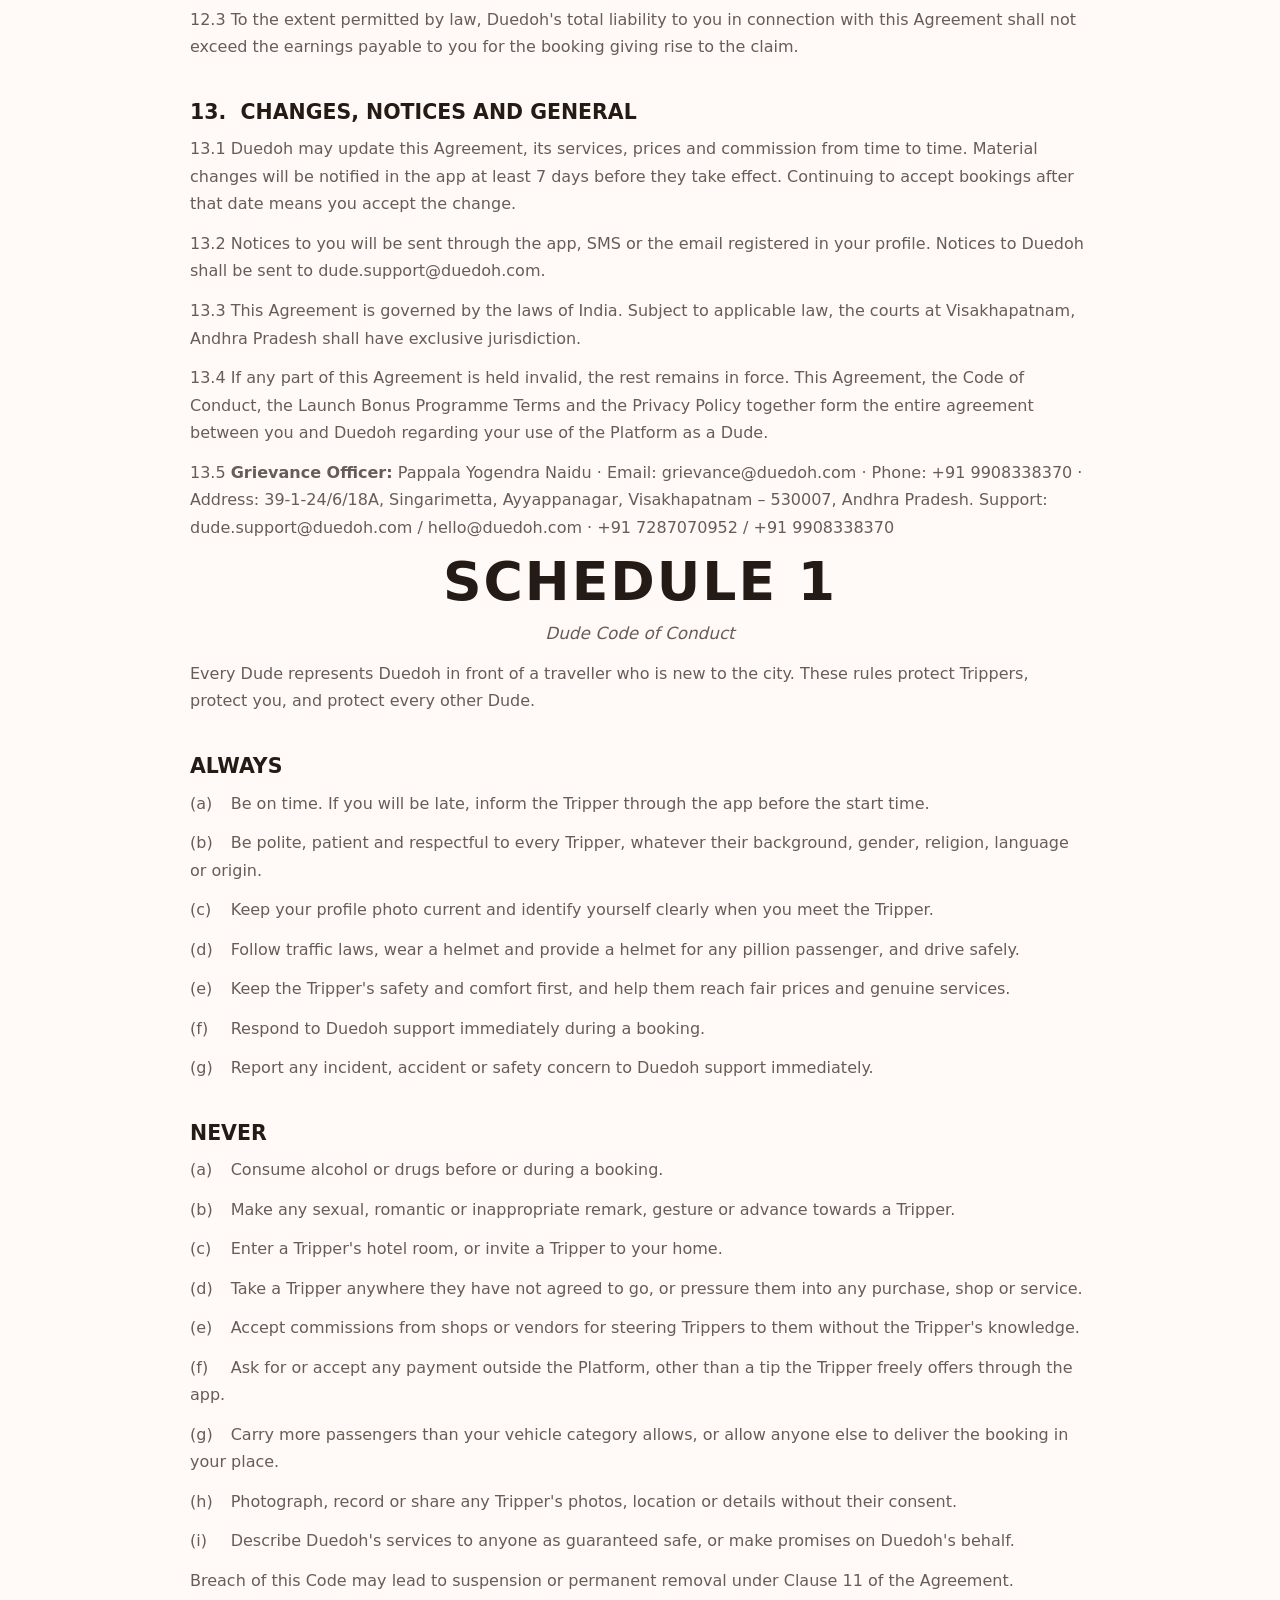
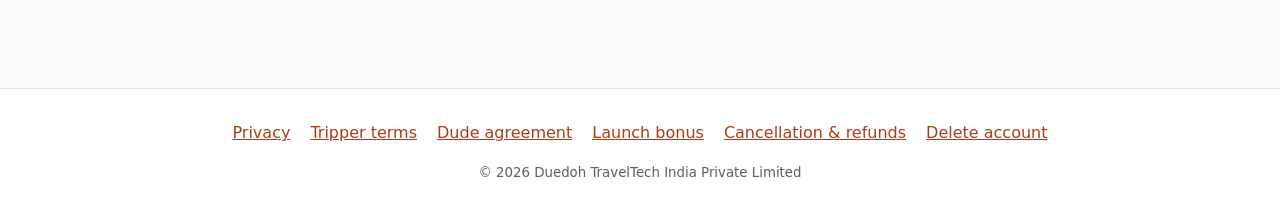
<file: partner-agreement.html>
<!DOCTYPE html PUBLIC "-//W3C//DTD HTML 4.01//EN" "http://www.w3.org/TR/html4/strict.dtd">
<html>
<head>
  <meta http-equiv="Content-Type" content="text/html; charset=utf-8">
  <meta http-equiv="Content-Style-Type" content="text/css">
  <title>Dude Partner Agreement | Duedoh</title>
  <meta name="viewport" content="width=device-width, initial-scale=1">
  <link rel="icon" href="assets/icon.png">
  <link rel="stylesheet" href="legal.css">
  <meta name="Author" content="Un-named">
  <meta name="LastAuthor" content="Un-named">
  <meta name="Generator" content="Cocoa HTML Writer">
  <meta name="CocoaVersion" content="2575.7">
  <style type="text/css">
    p.p1 {margin: 0.0px 0.0px 10.0px 0.0px; text-align: center; font: 20.0px Times; color: #1a1a1a}
    p.p2 {margin: 0.0px 0.0px 20.0px 0.0px; text-align: center; font: 11.0px Times; color: #6b6b6b}
    p.p3 {margin: 0.0px 0.0px 7.0px 0.0px; text-align: center; font: 11.0px Times; color: #1a1a1a}
    p.p4 {margin: 0.0px 0.0px 7.0px 0.0px; text-align: justify; font: 11.0px Times; color: #1a1a1a}
    p.p5 {margin: 14.0px 0.0px 7.0px 0.0px; font: 13.0px Times; color: #1a1a1a}
    p.p6 {margin: 0.0px 0.0px 7.0px 36.0px; text-align: justify; font: 11.0px Times; color: #1a1a1a}
    p.p7 {margin: 0.0px 0.0px 5.0px 72.0px; text-align: justify; font: 11.0px Times; color: #1a1a1a}
    span.s1 {letter-spacing: 2.0px}
    span.Apple-tab-span {white-space:pre}
  </style>
</head>
<body><header class="legal-header"><a href="index.html"><img src="assets/icon.png" alt="">Duedoh</a></header><main class="imported-legal">
<p class="timezone-notice"><b>Time zone:</b> All booking windows, deadlines, notices and recorded acceptance times in this Agreement use India Standard Time (IST, Asia/Kolkata), unless expressly stated otherwise.</p>
<p class="p1"><span class="s1"><b>DUDE PARTNER AGREEMENT</b></span></p>
<p class="p2"><i>Terms on which independent local partners ("Dudes") offer services through the Duedoh platform</i></p>
<p class="p3"><b>Version 1.0 · Effective from: 10 November 2026</b></p>
<p class="p4">This Dude Partner Agreement (the <b>"Agreement"</b>) is between <b>Duedoh TravelTech India Private Limited (CIN: U79110AP2026PTC124781), a company incorporated under the Companies Act, 2013, with its registered office at 39-1-24/6/18A, Singarimetta, Ayyappanagar, Visakhapatnam – 530007, Andhra Pradesh</b> (<b>"Duedoh"</b>, <b>"we"</b>, <b>"us"</b>) and you, the individual registering as a Dude on the Duedoh platform (<b>"you"</b> or the <b>"Dude"</b>).</p>
<p class="p4"><b>By tapping "I agree" in the Duedoh Dude app, or by using the Duedoh platform, you confirm that you have read, understood and accepted this Agreement, including the Code of Conduct in Schedule 1.</b> Duedoh records the date, time and version of your acceptance.</p>
<p class="p5"><b>1.<span class="Apple-converted-space">  </span>ABOUT DUEDOH AND YOUR ROLE</b></p>
<p class="p6">1.1<span class="Apple-tab-span">	</span>Duedoh operates a technology platform (the Duedoh apps and duedoh.com, together the <b>"Platform"</b>) that connects travellers and visitors (<b>"Trippers"</b>) with verified local partners (<b>"Dudes"</b>) who provide on-ground assistance, local mobility and remote assistance.</p>
<p class="p6">1.2<span class="Apple-tab-span">	</span><b>Duedoh is an intermediary.</b> Duedoh provides the Platform; you provide the services directly to the Tripper. Duedoh does not itself provide the on-ground services.</p>
<p class="p6">1.3<span class="Apple-tab-span">	</span><b>You are an independent partner, not an employee.</b> Nothing in this Agreement creates employment, partnership, agency or joint venture between you and Duedoh. You are not entitled to salary, wages or employment benefits from Duedoh, and you are responsible for your own taxes, subject to tax deducted at source by Duedoh where required by law.</p>
<p class="p6">1.4<span class="Apple-tab-span">	</span>You choose your own availability. You are free to work with other platforms or businesses, including ride-hailing and delivery platforms, when you are not on a Duedoh booking.</p>
<p class="p5"><b>2.<span class="Apple-converted-space">  </span>SERVICES YOU MAY OFFER</b></p>
<p class="p6">2.1<span class="Apple-tab-span">	</span><b>Dude Lite:</b> accompanying a Tripper on foot or by public transport for a half day (5 hours) or full day (9 hours), helping with directions, local transport, food, shopping, language and other local needs.</p>
<p class="p6">2.2<span class="Apple-tab-span">	</span><b>Dude Pro:</b> the same assistance, using your own bike, auto-rickshaw or car to move the Tripper around, for a half day (5 hours) or full day (9 hours), within the free-distance band shown in the app.</p>
<p class="p6">2.3<span class="Apple-tab-span">	</span><b>Dude Ask:</b> remote, per-minute assistance to Trippers by in-app call, chat or guidance, from wherever you are.</p>
<p class="p6">2.4<span class="Apple-tab-span">	</span><b>Multi-day trips:</b> where a Tripper books a multi-day trip, you shall remain available to the Tripper for the duration of the trip as described in the booking.</p>
<p class="p6">2.5<span class="Apple-tab-span">	</span>The services, durations, free distance and other details of each service are as shown in the app at the time of booking, and may be updated by Duedoh from time to time.</p>
<p class="p5"><b>3.<span class="Apple-converted-space">  </span>ELIGIBILITY AND VERIFICATION</b></p>
<p class="p6">3.1<span class="Apple-tab-span">	</span>To be a Dude you must: (a) be at least 18 years old; (b) know your city well; (c) speak Telugu (or the local language of your city) and basic English or Hindi; (d) provide a valid government-issued photo ID; and (e) provide your <b>PAN or Aadhaar</b> (required for tax purposes).</p>
<p class="p6">3.2<span class="Apple-tab-span">	</span>For <b>Dude Pro</b>, you must also provide and keep valid at all times: your driving licence, vehicle registration certificate (RC), vehicle insurance, pollution-under-control certificate, and <b>any registration, permit or licence required by law for carrying passengers for reward in the vehicle you use</b>. You are solely responsible for your vehicle's legal compliance.</p>
<p class="p6">3.3<span class="Apple-tab-span">	</span>Duedoh's authorised team manually reviews and verifies the identity and documents you submit. <b>Verification confirms your identity and documents; it is not a guarantee of your conduct</b>, and you remain fully responsible for your conduct during every booking.</p>
<p class="p6">3.4<span class="Apple-tab-span">	</span>You confirm that all information and documents you provide are true, current and your own. Duedoh may suspend Pro bookings immediately if any Pro document expires or is found invalid, while you may continue to accept Lite and Dude Ask bookings if otherwise eligible.</p>
<p class="p6">3.5<span class="Apple-tab-span">	</span>You shall complete Duedoh's onboarding training and keep your profile 100% complete and up to date.</p>
<p class="p5"><b>4.<span class="Apple-converted-space">  </span>BOOKINGS</b></p>
<p class="p6">4.1<span class="Apple-tab-span">	</span>Trippers choose and book a Dude through the Platform. You will be notified of each booking request in the app.</p>
<p class="p6">4.2<span class="Apple-tab-span">	</span><b>Reject window.</b> You may reject a booking within <b>10 minutes</b> of receiving the request. If you do not reject it within 10 minutes, the booking is treated as accepted.</p>
<p class="p6">4.3<span class="Apple-tab-span">	</span><b>Cancelling after acceptance.</b> After the reject window, you may cancel only by emailing dude.support@duedoh.com. A late cancellation lowers your Dude Score and may lead to suspension of new bookings for 15 to 27 days. No money is deducted from your earnings for a late cancellation.</p>
<p class="p6">4.4<span class="Apple-tab-span">	</span><b>Contact with the Tripper.</b> Calls and chats with Trippers take place through the Platform's masked calling and in-app chat. Contact opens 10 minutes before the booking start time.</p>
<p class="p6">4.5<span class="Apple-tab-span">	</span><b>Seat limits.</b> For Dude Pro, you shall not carry more passengers than the seat limit of your vehicle category as shown in the app (Bike: 1 passenger).</p>
<p class="p6">4.6<span class="Apple-tab-span">	</span><b>Overtime and distance.</b> Overtime is chargeable only if the Tripper approves it in the app before it begins. Distance beyond the free-distance band is charged to the Tripper at the rate shown in the app.</p>
<p class="p6">4.7<span class="Apple-tab-span">	</span><b>Tripper no-show.</b> If the Tripper does not arrive within 30 minutes of the booking start time and cannot be reached through the app, you may mark the booking as a no-show in the app.</p>
<p class="p6">4.8<span class="Apple-tab-span">	</span><b>Ending a trip when unsafe.</b> If at any time you feel unsafe, you may end the trip. Contact Duedoh support immediately through the in-app emergency option (where available) or the support numbers. You will still be paid for the booking, subject to Duedoh's review.</p>
<p class="p5"><b>5.<span class="Apple-converted-space">  </span>EARNINGS AND PAYMENTS</b></p>
<p class="p6">5.1<span class="Apple-tab-span">	</span>All payments for bookings are collected from Trippers through the Platform by Duedoh's licensed payment partner. <b>You shall not accept payment for any booking outside the Platform.</b></p>
<p class="p6">5.2<span class="Apple-tab-span">	</span><b>Your earnings for each booking</b> are the listed price of the service less Duedoh's commission applicable to that service, plus: (a) <b>100%</b> of any charges for distance beyond the free-distance band; (b) <b>100%</b> of any approved overtime; and (c) <b>100%</b> of any tips paid by the Tripper through the Platform. Duedoh's commission is never charged on distance, overtime or tips. The commission applicable to each service is shown in the app.</p>
<p class="p6">5.3<span class="Apple-tab-span">	</span>Any discount offered to a Tripper is borne by Duedoh and does not reduce your earnings.</p>
<p class="p6">5.4<span class="Apple-tab-span">	</span><b>Cancellation compensation.</b> Where a Tripper cancels between 12 and 24 hours before the start, or cancels within 12 hours or does not show, you will receive the compensation shown for that case in Duedoh's Cancellation &amp; Refund Policy.</p>
<p class="p6">5.5<span class="Apple-tab-span">	</span><b>Withdrawals.</b> Your earnings are credited to your Duedoh wallet and may be withdrawn <b>every 15 days</b> to your bank account or UPI ID registered in the app.</p>
<p class="p6">5.6<span class="Apple-tab-span">	</span><b>Statement.</b> Each payout shows your gross earnings, Duedoh's commission, tax deducted at source (shown as ₹0 where nil), distance, overtime, tips and the net amount paid.</p>
<p class="p6">5.7<span class="Apple-tab-span">	</span><b>Taxes.</b> Duedoh will deduct tax at source as required by law. If your PAN or Aadhaar is not on record, a higher rate may apply. During the pilot, Duedoh bears any GST payable on its own commission and platform fee.</p>
<p class="p6">5.8<span class="Apple-tab-span">	</span>Duedoh may withhold or adjust earnings from a booking that is under dispute, found fraudulent, or was not actually delivered, pending review.</p>
<p class="p5"><b>6.<span class="Apple-converted-space">  </span>LAUNCH BONUS</b></p>
<p class="p6">6.1<span class="Apple-tab-span">	</span>You may be eligible for Duedoh's one-time launch bonus on the terms of the <b>Duedoh Launch Bonus Programme Terms</b> published in the app, which form part of this Agreement.</p>
<p class="p5"><b>7.<span class="Apple-converted-space">  </span>DUDE SCORE, RATINGS AND QUALITY</b></p>
<p class="p6">7.1<span class="Apple-tab-span">	</span>Duedoh maintains a <b>Dude Score</b> based on your acceptance, cancellations, ratings, reliability and conduct. Your Dude Score affects your visibility and booking priority. Where your score falls below the threshold set by Duedoh, your badge may be greyed out and your booking priority reduced until restored.</p>
<p class="p6">7.2<span class="Apple-tab-span">	</span>Trippers and Dudes rate each other after each booking. Ratings are revealed only after both have rated. Either party may raise a dispute within 24 hours of the end of a booking.</p>
<p class="p5"><b>8.<span class="Apple-converted-space">  </span>CODE OF CONDUCT</b></p>
<p class="p6">8.1<span class="Apple-tab-span">	</span>You shall comply at all times with the <b>Dude Code of Conduct in Schedule 1</b>.</p>
<p class="p5"><b>9.<span class="Apple-converted-space">  </span>LIVE LOCATION AND DATA</b></p>
<p class="p6">9.1<span class="Apple-tab-span">	</span>You consent to Duedoh collecting and sharing your live location with the Tripper and with Duedoh's support team <b>during active bookings</b>, for safety and service purposes. Location tracking stops when the booking ends.</p>
<p class="p6">9.2<span class="Apple-tab-span">	</span>Duedoh processes your personal data as described in the <b>Duedoh Privacy Policy</b>. You shall use any personal data of Trippers that you receive only to perform the booking, and shall not store, share or use it for any other purpose.</p>
<p class="p5"><b>10.<span class="Apple-converted-space">  </span>KEEPING BOOKINGS ON THE PLATFORM</b></p>
<p class="p6">10.1<span class="Apple-tab-span">	</span>You shall not solicit or accept any booking, payment or arrangement directly from a Tripper that you met through the Platform, for any service of the kind offered on the Platform, whether during or after a booking.</p>
<p class="p6">10.2<span class="Apple-tab-span">	</span>You shall not share your personal phone number, UPI ID, email or social media handles with Trippers for the purpose of arranging bookings outside the Platform.</p>
<p class="p5"><b>11.<span class="Apple-converted-space">  </span>SUSPENSION AND REMOVAL</b></p>
<p class="p6">11.1<span class="Apple-tab-span">	</span>Duedoh may temporarily suspend your account while it investigates any complaint, incident or suspected breach.</p>
<p class="p6">11.2<span class="Apple-tab-span">	</span>Duedoh may permanently remove you from the Platform for: fraud or false documents; harassment, abuse, violence or any sexual misconduct; any breach of safety rules; taking or attempting to take bookings or payments off the Platform; repeated late cancellations or low ratings; misuse of Tripper data; or any serious breach of this Agreement or the Code of Conduct.</p>
<p class="p6">11.3<span class="Apple-tab-span">	</span>You may stop being a Dude at any time by deactivating your account in the app or writing to dude.support@duedoh.com. Earnings for completed bookings will be paid in the next withdrawal cycle, subject to Clause 5.8.</p>
<p class="p5"><b>12.<span class="Apple-converted-space">  </span>LIABILITY AND INDEMNITY</b></p>
<p class="p6">12.1<span class="Apple-tab-span">	</span>You are responsible for your own conduct, your vehicle and your compliance with law during every booking. Duedoh does not provide insurance cover for you, your vehicle or your passengers unless expressly stated in the app.</p>
<p class="p6">12.2<span class="Apple-tab-span">	</span>You shall indemnify Duedoh against any loss, claim or penalty arising from your breach of this Agreement, your conduct during a booking, or your vehicle's non-compliance with law.</p>
<p class="p6">12.3<span class="Apple-tab-span">	</span>To the extent permitted by law, Duedoh's total liability to you in connection with this Agreement shall not exceed the earnings payable to you for the booking giving rise to the claim.</p>
<p class="p5"><b>13.<span class="Apple-converted-space">  </span>CHANGES, NOTICES AND GENERAL</b></p>
<p class="p6">13.1<span class="Apple-tab-span">	</span>Duedoh may update this Agreement, its services, prices and commission from time to time. Material changes will be notified in the app at least 7 days before they take effect. Continuing to accept bookings after that date means you accept the change.</p>
<p class="p6">13.2<span class="Apple-tab-span">	</span>Notices to you will be sent through the app, SMS or the email registered in your profile. Notices to Duedoh shall be sent to dude.support@duedoh.com.</p>
<p class="p6">13.3<span class="Apple-tab-span">	</span>This Agreement is governed by the laws of India. Subject to applicable law, the courts at Visakhapatnam, Andhra Pradesh shall have exclusive jurisdiction.</p>
<p class="p6">13.4<span class="Apple-tab-span">	</span>If any part of this Agreement is held invalid, the rest remains in force. This Agreement, the Code of Conduct, the Launch Bonus Programme Terms and the Privacy Policy together form the entire agreement between you and Duedoh regarding your use of the Platform as a Dude.</p>
<p class="p6">13.5<span class="Apple-tab-span">	</span><b>Grievance Officer:</b> Pappala Yogendra Naidu · Email: grievance@duedoh.com · Phone: +91 9908338370 · Address: 39-1-24/6/18A, Singarimetta, Ayyappanagar, Visakhapatnam – 530007, Andhra Pradesh. Support: dude.support@duedoh.com / hello@duedoh.com · +91 7287070952 / +91 9908338370</p>
<p class="p1"><span class="s1"><b>SCHEDULE 1</b></span></p>
<p class="p2"><i>Dude Code of Conduct</i></p>
<p class="p4">Every Dude represents Duedoh in front of a traveller who is new to the city. These rules protect Trippers, protect you, and protect every other Dude.</p>
<p class="p5"><b>ALWAYS</b></p>
<p class="p7">(a)<span class="Apple-tab-span">	</span>Be on time. If you will be late, inform the Tripper through the app before the start time.</p>
<p class="p7">(b)<span class="Apple-tab-span">	</span>Be polite, patient and respectful to every Tripper, whatever their background, gender, religion, language or origin.</p>
<p class="p7">(c)<span class="Apple-tab-span">	</span>Keep your profile photo current and identify yourself clearly when you meet the Tripper.</p>
<p class="p7">(d)<span class="Apple-tab-span">	</span>Follow traffic laws, wear a helmet and provide a helmet for any pillion passenger, and drive safely.</p>
<p class="p7">(e)<span class="Apple-tab-span">	</span>Keep the Tripper's safety and comfort first, and help them reach fair prices and genuine services.</p>
<p class="p7">(f)<span class="Apple-tab-span">	</span>Respond to Duedoh support immediately during a booking.</p>
<p class="p7">(g)<span class="Apple-tab-span">	</span>Report any incident, accident or safety concern to Duedoh support immediately.</p>
<p class="p5"><b>NEVER</b></p>
<p class="p7">(a)<span class="Apple-tab-span">	</span>Consume alcohol or drugs before or during a booking.</p>
<p class="p7">(b)<span class="Apple-tab-span">	</span>Make any sexual, romantic or inappropriate remark, gesture or advance towards a Tripper.</p>
<p class="p7">(c)<span class="Apple-tab-span">	</span>Enter a Tripper's hotel room, or invite a Tripper to your home.</p>
<p class="p7">(d)<span class="Apple-tab-span">	</span>Take a Tripper anywhere they have not agreed to go, or pressure them into any purchase, shop or service.</p>
<p class="p7">(e)<span class="Apple-tab-span">	</span>Accept commissions from shops or vendors for steering Trippers to them without the Tripper's knowledge.</p>
<p class="p7">(f)<span class="Apple-tab-span">	</span>Ask for or accept any payment outside the Platform, other than a tip the Tripper freely offers through the app.</p>
<p class="p7">(g)<span class="Apple-tab-span">	</span>Carry more passengers than your vehicle category allows, or allow anyone else to deliver the booking in your place.</p>
<p class="p7">(h)<span class="Apple-tab-span">	</span>Photograph, record or share any Tripper's photos, location or details without their consent.</p>
<p class="p7">(i)<span class="Apple-tab-span">	</span>Describe Duedoh's services to anyone as guaranteed safe, or make promises on Duedoh's behalf.</p>
<p class="p4">Breach of this Code may lead to suspension or permanent removal under Clause 11 of the Agreement.</p>
</main><footer class="legal-footer"><nav><a href="privacy.html">Privacy</a><a href="terms.html">Tripper terms</a><a href="partner-agreement.html">Dude agreement</a><a href="launch-bonus-terms.html">Launch bonus</a><a href="cancellation-refund.html">Cancellation &amp; refunds</a><a href="delete-account.html">Delete account</a></nav><small>© 2026 Duedoh TravelTech India Private Limited</small></footer></body>
</html>
</file>
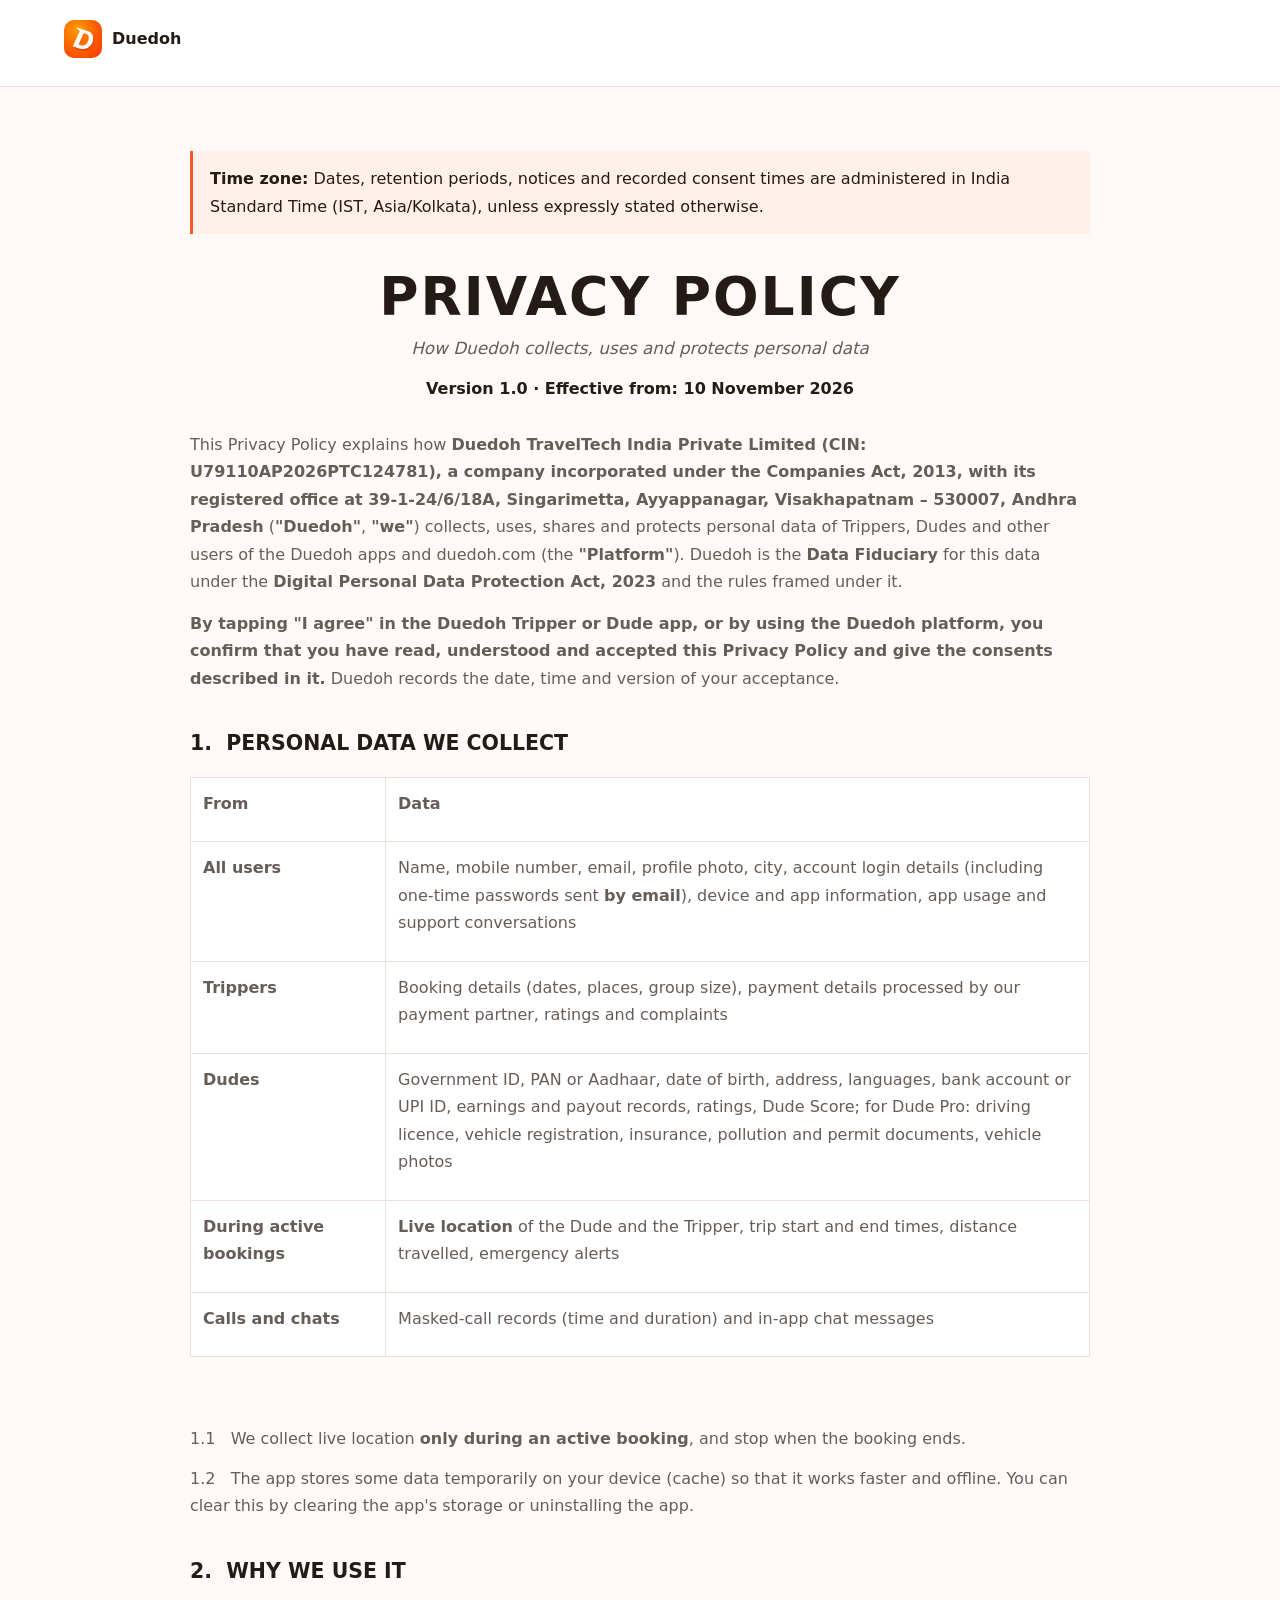
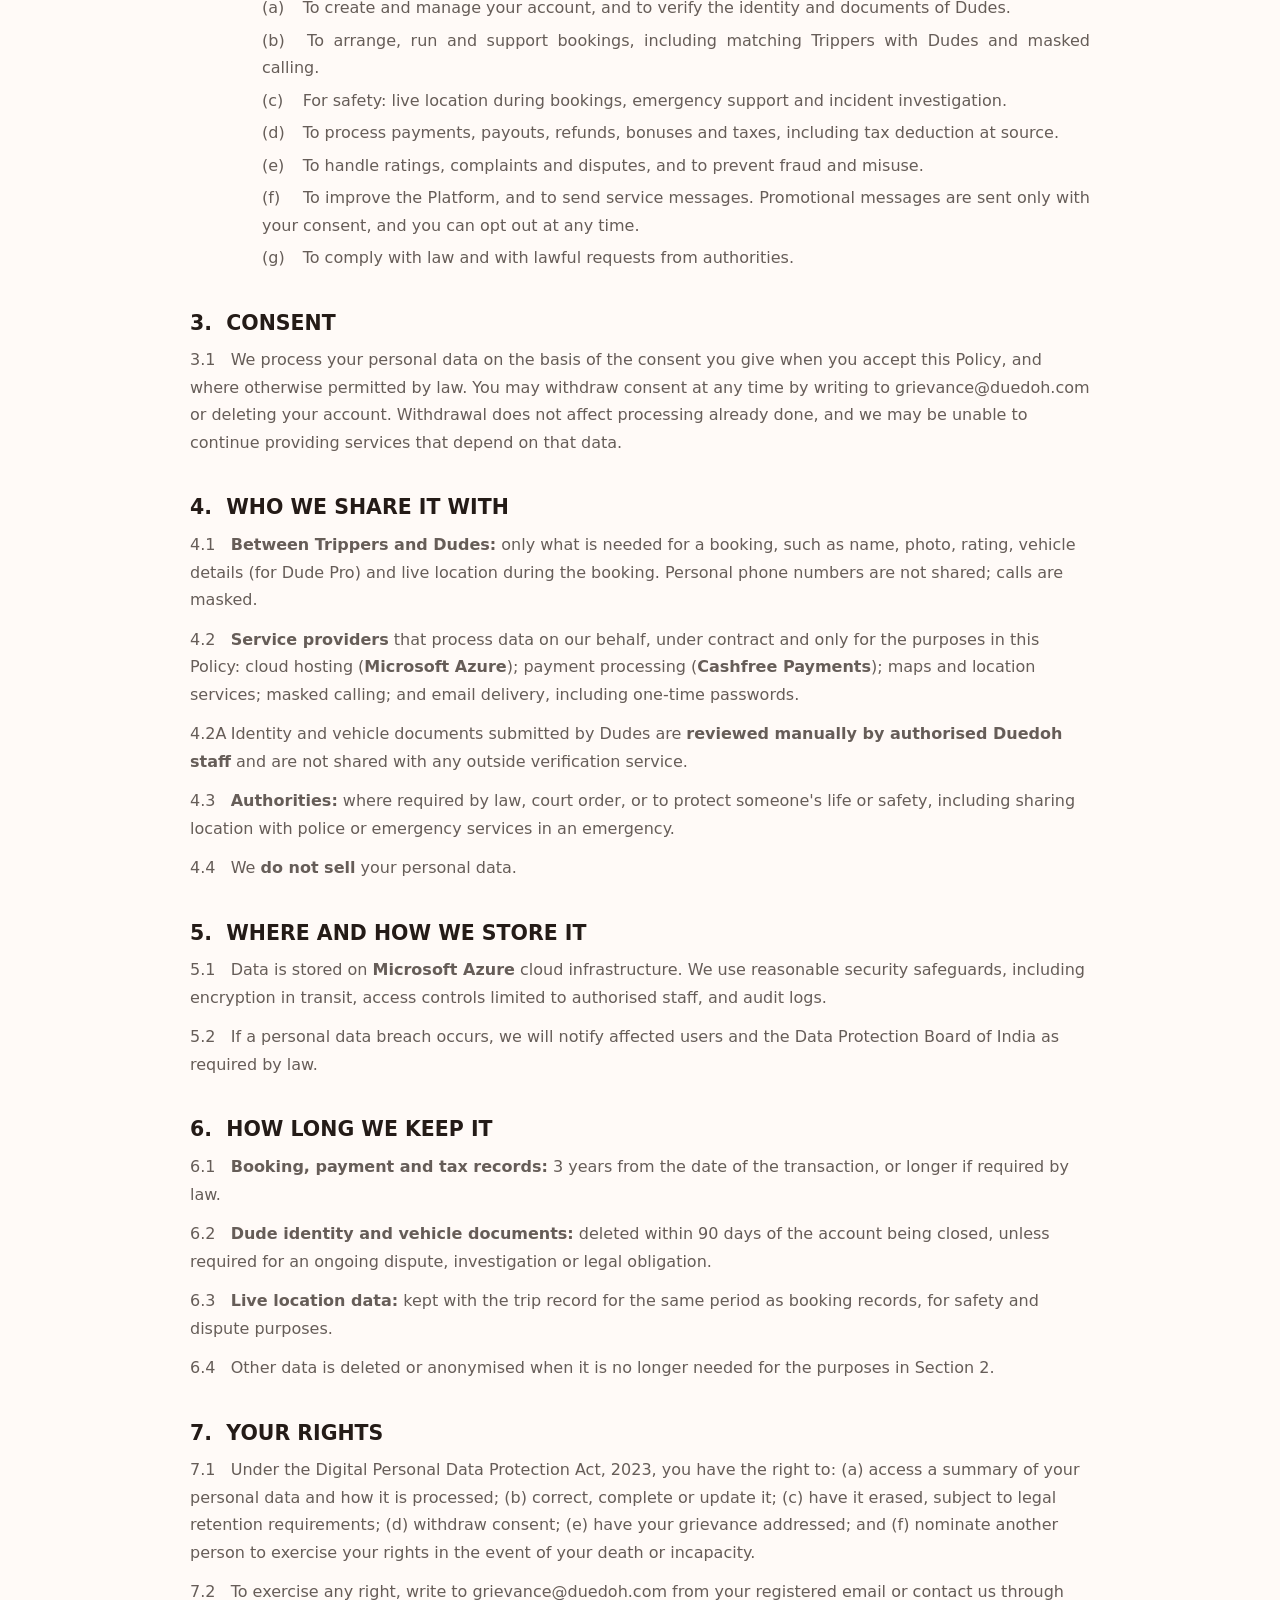
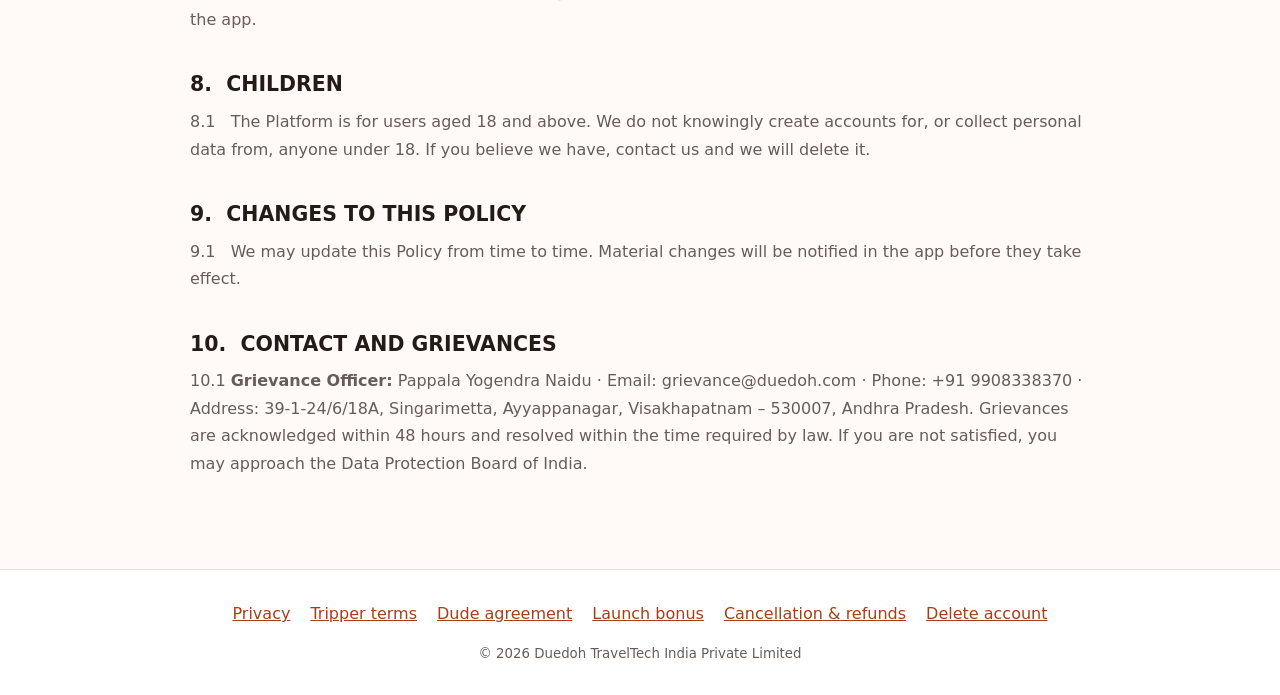
<file: privacy.html>
<!DOCTYPE html PUBLIC "-//W3C//DTD HTML 4.01//EN" "http://www.w3.org/TR/html4/strict.dtd">
<html>
<head>
  <meta http-equiv="Content-Type" content="text/html; charset=utf-8">
  <meta http-equiv="Content-Style-Type" content="text/css">
  <title>Privacy Policy | Duedoh</title>
  <meta name="viewport" content="width=device-width, initial-scale=1">
  <link rel="icon" href="assets/icon.png">
  <link rel="stylesheet" href="legal.css">
  <meta name="Author" content="Un-named">
  <meta name="LastAuthor" content="Un-named">
  <meta name="Generator" content="Cocoa HTML Writer">
  <meta name="CocoaVersion" content="2575.7">
  <style type="text/css">
    p.p1 {margin: 0.0px 0.0px 10.0px 0.0px; text-align: center; font: 20.0px Times; color: #1a1a1a}
    p.p2 {margin: 0.0px 0.0px 20.0px 0.0px; text-align: center; font: 11.0px Times; color: #6b6b6b}
    p.p3 {margin: 0.0px 0.0px 7.0px 0.0px; text-align: center; font: 11.0px Times; color: #1a1a1a}
    p.p4 {margin: 0.0px 0.0px 7.0px 0.0px; text-align: justify; font: 11.0px Times; color: #1a1a1a}
    p.p5 {margin: 14.0px 0.0px 7.0px 0.0px; font: 13.0px Times; color: #1a1a1a}
    p.p6 {margin: 0.0px 0.0px 0.0px 0.0px; font: 10.0px Times; color: #1a1a1a}
    p.p7 {margin: 0.0px 0.0px 8.0px 0.0px; font: 10.0px Times; color: #1a1a1a; min-height: 13.0px}
    p.p8 {margin: 0.0px 0.0px 7.0px 36.0px; text-align: justify; font: 11.0px Times; color: #1a1a1a}
    p.p9 {margin: 0.0px 0.0px 5.0px 72.0px; text-align: justify; font: 11.0px Times; color: #1a1a1a}
    span.s1 {letter-spacing: 2.0px}
    span.Apple-tab-span {white-space:pre}
    table.t1 {border-collapse: collapse}
    td.td1 {border-style: solid; border-width: 1.0px 1.0px 1.0px 1.0px; border-color: #bfbfbf #bfbfbf #bfbfbf #bfbfbf; padding: 0.0px 5.0px 0.0px 5.0px}
  </style>
</head>
<body><header class="legal-header"><a href="index.html"><img src="assets/icon.png" alt="">Duedoh</a></header><main class="imported-legal">
<p class="timezone-notice"><b>Time zone:</b> Dates, retention periods, notices and recorded consent times are administered in India Standard Time (IST, Asia/Kolkata), unless expressly stated otherwise.</p>
<p class="p1"><span class="s1"><b>PRIVACY POLICY</b></span></p>
<p class="p2"><i>How Duedoh collects, uses and protects personal data</i></p>
<p class="p3"><b>Version 1.0 · Effective from: 10 November 2026</b></p>
<p class="p4">This Privacy Policy explains how <b>Duedoh TravelTech India Private Limited (CIN: U79110AP2026PTC124781), a company incorporated under the Companies Act, 2013, with its registered office at 39-1-24/6/18A, Singarimetta, Ayyappanagar, Visakhapatnam – 530007, Andhra Pradesh</b> (<b>"Duedoh"</b>, <b>"we"</b>) collects, uses, shares and protects personal data of Trippers, Dudes and other users of the Duedoh apps and duedoh.com (the <b>"Platform"</b>). Duedoh is the <b>Data Fiduciary</b> for this data under the <b>Digital Personal Data Protection Act, 2023</b> and the rules framed under it.</p>
<p class="p4"><b>By tapping "I agree" in the Duedoh Tripper or Dude app, or by using the Duedoh platform, you confirm that you have read, understood and accepted this Privacy Policy and give the consents described in it.</b> Duedoh records the date, time and version of your acceptance.</p>
<p class="p5"><b>1.<span class="Apple-converted-space">  </span>PERSONAL DATA WE COLLECT</b></p>
<table cellspacing="0" cellpadding="0" class="t1">
  <tbody>
    <tr>
      <td valign="middle" class="td1">
        <p class="p6"><b>From</b></p>
      </td>
      <td valign="middle" class="td1">
        <p class="p6"><b>Data</b></p>
      </td>
    </tr>
    <tr>
      <td valign="middle" class="td1">
        <p class="p6"><b>All users</b></p>
      </td>
      <td valign="middle" class="td1">
        <p class="p6">Name, mobile number, email, profile photo, city, account login details (including one-time passwords sent <b>by email</b>), device and app information, app usage and support conversations</p>
      </td>
    </tr>
    <tr>
      <td valign="middle" class="td1">
        <p class="p6"><b>Trippers</b></p>
      </td>
      <td valign="middle" class="td1">
        <p class="p6">Booking details (dates, places, group size), payment details processed by our payment partner, ratings and complaints</p>
      </td>
    </tr>
    <tr>
      <td valign="middle" class="td1">
        <p class="p6"><b>Dudes</b></p>
      </td>
      <td valign="middle" class="td1">
        <p class="p6">Government ID, PAN or Aadhaar, date of birth, address, languages, bank account or UPI ID, earnings and payout records, ratings, Dude Score; for Dude Pro: driving licence, vehicle registration, insurance, pollution and permit documents, vehicle photos</p>
      </td>
    </tr>
    <tr>
      <td valign="middle" class="td1">
        <p class="p6"><b>During active bookings</b></p>
      </td>
      <td valign="middle" class="td1">
        <p class="p6"><b>Live location</b> of the Dude and the Tripper, trip start and end times, distance travelled, emergency alerts</p>
      </td>
    </tr>
    <tr>
      <td valign="middle" class="td1">
        <p class="p6"><b>Calls and chats</b></p>
      </td>
      <td valign="middle" class="td1">
        <p class="p6">Masked-call records (time and duration) and in-app chat messages</p>
      </td>
    </tr>
  </tbody>
</table>
<p class="p7"><br></p>
<p class="p8">1.1<span class="Apple-tab-span">	</span>We collect live location <b>only during an active booking</b>, and stop when the booking ends.</p>
<p class="p8">1.2<span class="Apple-tab-span">	</span>The app stores some data temporarily on your device (cache) so that it works faster and offline. You can clear this by clearing the app's storage or uninstalling the app.</p>
<p class="p5"><b>2.<span class="Apple-converted-space">  </span>WHY WE USE IT</b></p>
<p class="p9">(a)<span class="Apple-tab-span">	</span>To create and manage your account, and to verify the identity and documents of Dudes.</p>
<p class="p9">(b)<span class="Apple-tab-span">	</span>To arrange, run and support bookings, including matching Trippers with Dudes and masked calling.</p>
<p class="p9">(c)<span class="Apple-tab-span">	</span>For safety: live location during bookings, emergency support and incident investigation.</p>
<p class="p9">(d)<span class="Apple-tab-span">	</span>To process payments, payouts, refunds, bonuses and taxes, including tax deduction at source.</p>
<p class="p9">(e)<span class="Apple-tab-span">	</span>To handle ratings, complaints and disputes, and to prevent fraud and misuse.</p>
<p class="p9">(f)<span class="Apple-tab-span">	</span>To improve the Platform, and to send service messages. Promotional messages are sent only with your consent, and you can opt out at any time.</p>
<p class="p9">(g)<span class="Apple-tab-span">	</span>To comply with law and with lawful requests from authorities.</p>
<p class="p5"><b>3.<span class="Apple-converted-space">  </span>CONSENT</b></p>
<p class="p8">3.1<span class="Apple-tab-span">	</span>We process your personal data on the basis of the consent you give when you accept this Policy, and where otherwise permitted by law. You may withdraw consent at any time by writing to grievance@duedoh.com or deleting your account. Withdrawal does not affect processing already done, and we may be unable to continue providing services that depend on that data.</p>
<p class="p5"><b>4.<span class="Apple-converted-space">  </span>WHO WE SHARE IT WITH</b></p>
<p class="p8">4.1<span class="Apple-tab-span">	</span><b>Between Trippers and Dudes:</b> only what is needed for a booking, such as name, photo, rating, vehicle details (for Dude Pro) and live location during the booking. Personal phone numbers are not shared; calls are masked.</p>
<p class="p8">4.2<span class="Apple-tab-span">	</span><b>Service providers</b> that process data on our behalf, under contract and only for the purposes in this Policy: cloud hosting (<b>Microsoft Azure</b>); payment processing (<b>Cashfree Payments</b>); maps and location services; masked calling; and email delivery, including one-time passwords.</p>
<p class="p8">4.2A<span class="Apple-tab-span">	</span>Identity and vehicle documents submitted by Dudes are <b>reviewed manually by authorised Duedoh staff</b> and are not shared with any outside verification service.</p>
<p class="p8">4.3<span class="Apple-tab-span">	</span><b>Authorities:</b> where required by law, court order, or to protect someone's life or safety, including sharing location with police or emergency services in an emergency.</p>
<p class="p8">4.4<span class="Apple-tab-span">	</span>We <b>do not sell</b> your personal data.</p>
<p class="p5"><b>5.<span class="Apple-converted-space">  </span>WHERE AND HOW WE STORE IT</b></p>
<p class="p8">5.1<span class="Apple-tab-span">	</span>Data is stored on <b>Microsoft Azure</b> cloud infrastructure. We use reasonable security safeguards, including encryption in transit, access controls limited to authorised staff, and audit logs.</p>
<p class="p8">5.2<span class="Apple-tab-span">	</span>If a personal data breach occurs, we will notify affected users and the Data Protection Board of India as required by law.</p>
<p class="p5"><b>6.<span class="Apple-converted-space">  </span>HOW LONG WE KEEP IT</b></p>
<p class="p8">6.1<span class="Apple-tab-span">	</span><b>Booking, payment and tax records:</b> 3 years from the date of the transaction, or longer if required by law.</p>
<p class="p8">6.2<span class="Apple-tab-span">	</span><b>Dude identity and vehicle documents:</b> deleted within 90 days of the account being closed, unless required for an ongoing dispute, investigation or legal obligation.</p>
<p class="p8">6.3<span class="Apple-tab-span">	</span><b>Live location data:</b> kept with the trip record for the same period as booking records, for safety and dispute purposes.</p>
<p class="p8">6.4<span class="Apple-tab-span">	</span>Other data is deleted or anonymised when it is no longer needed for the purposes in Section 2.</p>
<p class="p5"><b>7.<span class="Apple-converted-space">  </span>YOUR RIGHTS</b></p>
<p class="p8">7.1<span class="Apple-tab-span">	</span>Under the Digital Personal Data Protection Act, 2023, you have the right to: (a) access a summary of your personal data and how it is processed; (b) correct, complete or update it; (c) have it erased, subject to legal retention requirements; (d) withdraw consent; (e) have your grievance addressed; and (f) nominate another person to exercise your rights in the event of your death or incapacity.</p>
<p class="p8">7.2<span class="Apple-tab-span">	</span>To exercise any right, write to grievance@duedoh.com from your registered email or contact us through the app.</p>
<p class="p5"><b>8.<span class="Apple-converted-space">  </span>CHILDREN</b></p>
<p class="p8">8.1<span class="Apple-tab-span">	</span>The Platform is for users aged 18 and above. We do not knowingly create accounts for, or collect personal data from, anyone under 18. If you believe we have, contact us and we will delete it.</p>
<p class="p5"><b>9.<span class="Apple-converted-space">  </span>CHANGES TO THIS POLICY</b></p>
<p class="p8">9.1<span class="Apple-tab-span">	</span>We may update this Policy from time to time. Material changes will be notified in the app before they take effect.</p>
<p class="p5"><b>10.<span class="Apple-converted-space">  </span>CONTACT AND GRIEVANCES</b></p>
<p class="p8">10.1<span class="Apple-tab-span">	</span><b>Grievance Officer:</b> Pappala Yogendra Naidu · Email: grievance@duedoh.com · Phone: +91 9908338370 · Address: 39-1-24/6/18A, Singarimetta, Ayyappanagar, Visakhapatnam – 530007, Andhra Pradesh. Grievances are acknowledged within 48 hours and resolved within the time required by law. If you are not satisfied, you may approach the Data Protection Board of India.</p>
</main><footer class="legal-footer"><nav><a href="privacy.html">Privacy</a><a href="terms.html">Tripper terms</a><a href="partner-agreement.html">Dude agreement</a><a href="launch-bonus-terms.html">Launch bonus</a><a href="cancellation-refund.html">Cancellation &amp; refunds</a><a href="delete-account.html">Delete account</a></nav><small>© 2026 Duedoh TravelTech India Private Limited</small></footer></body>
</html>
</file>
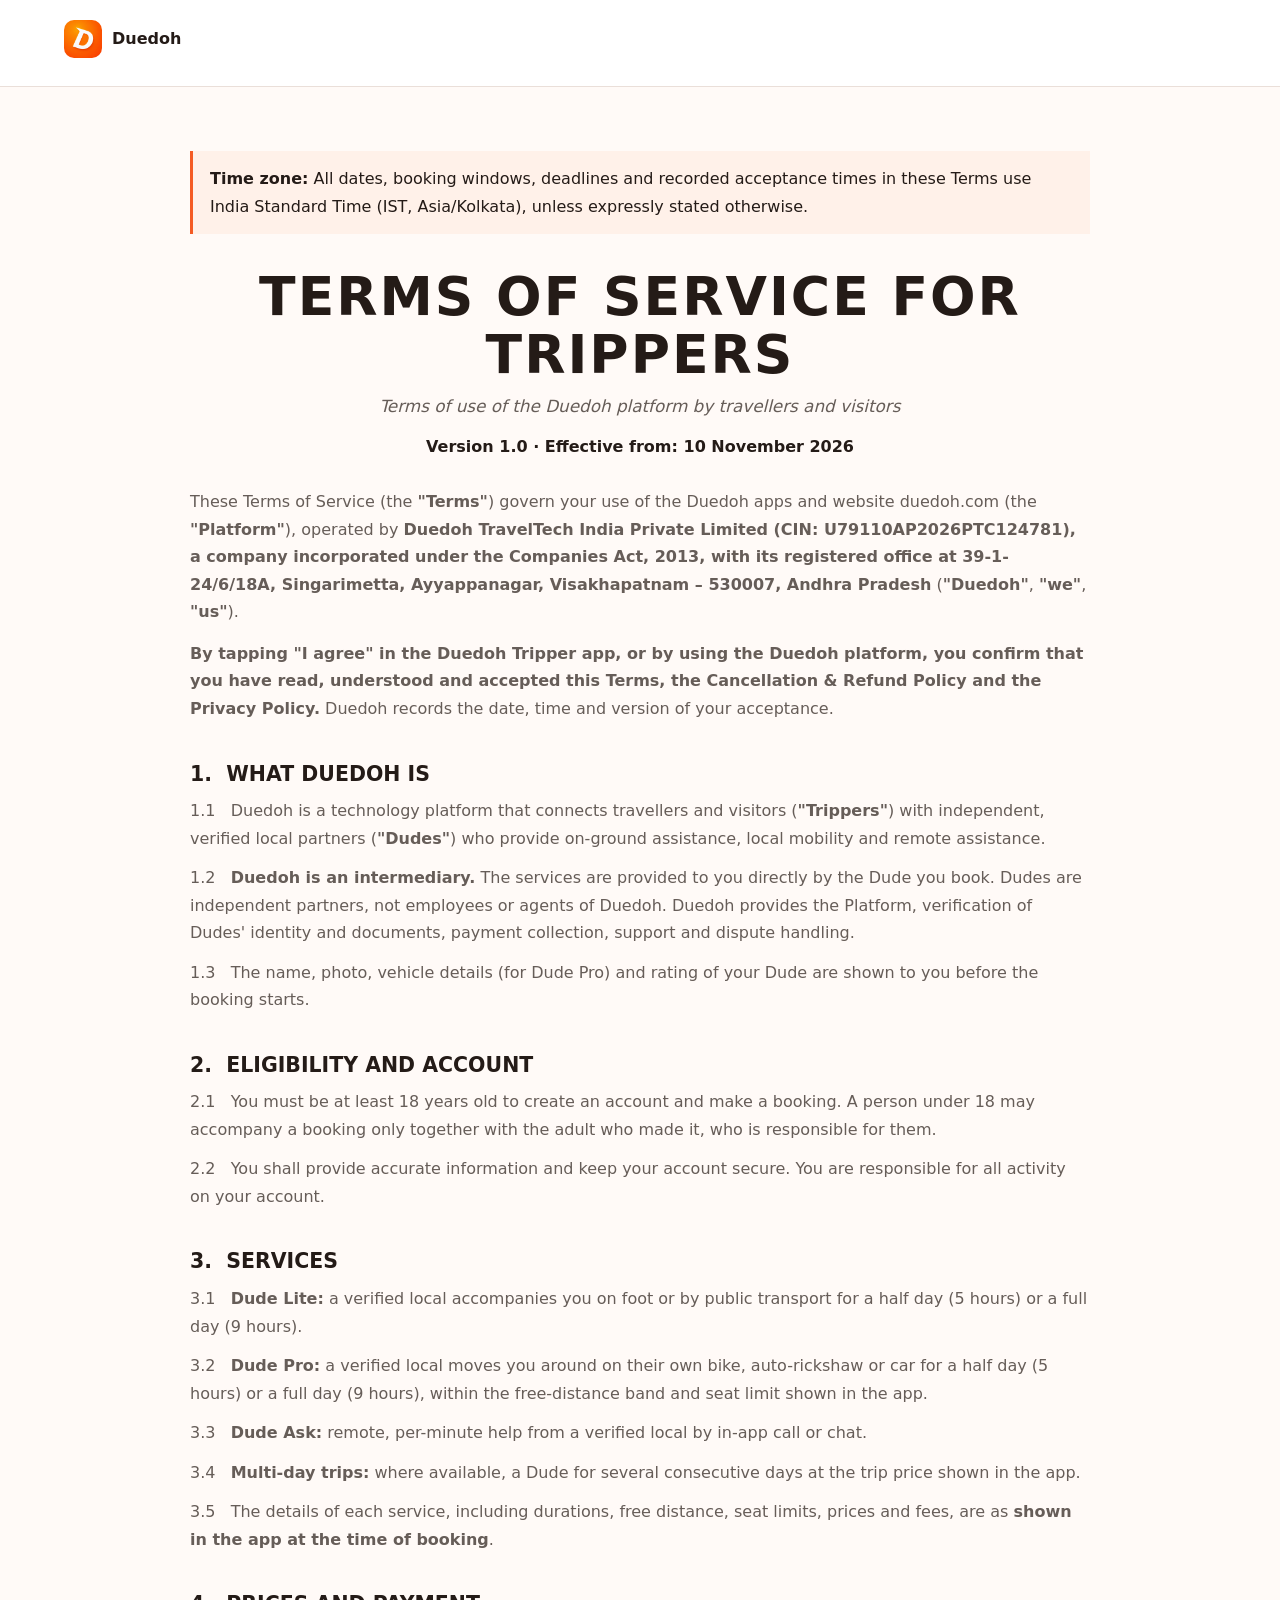
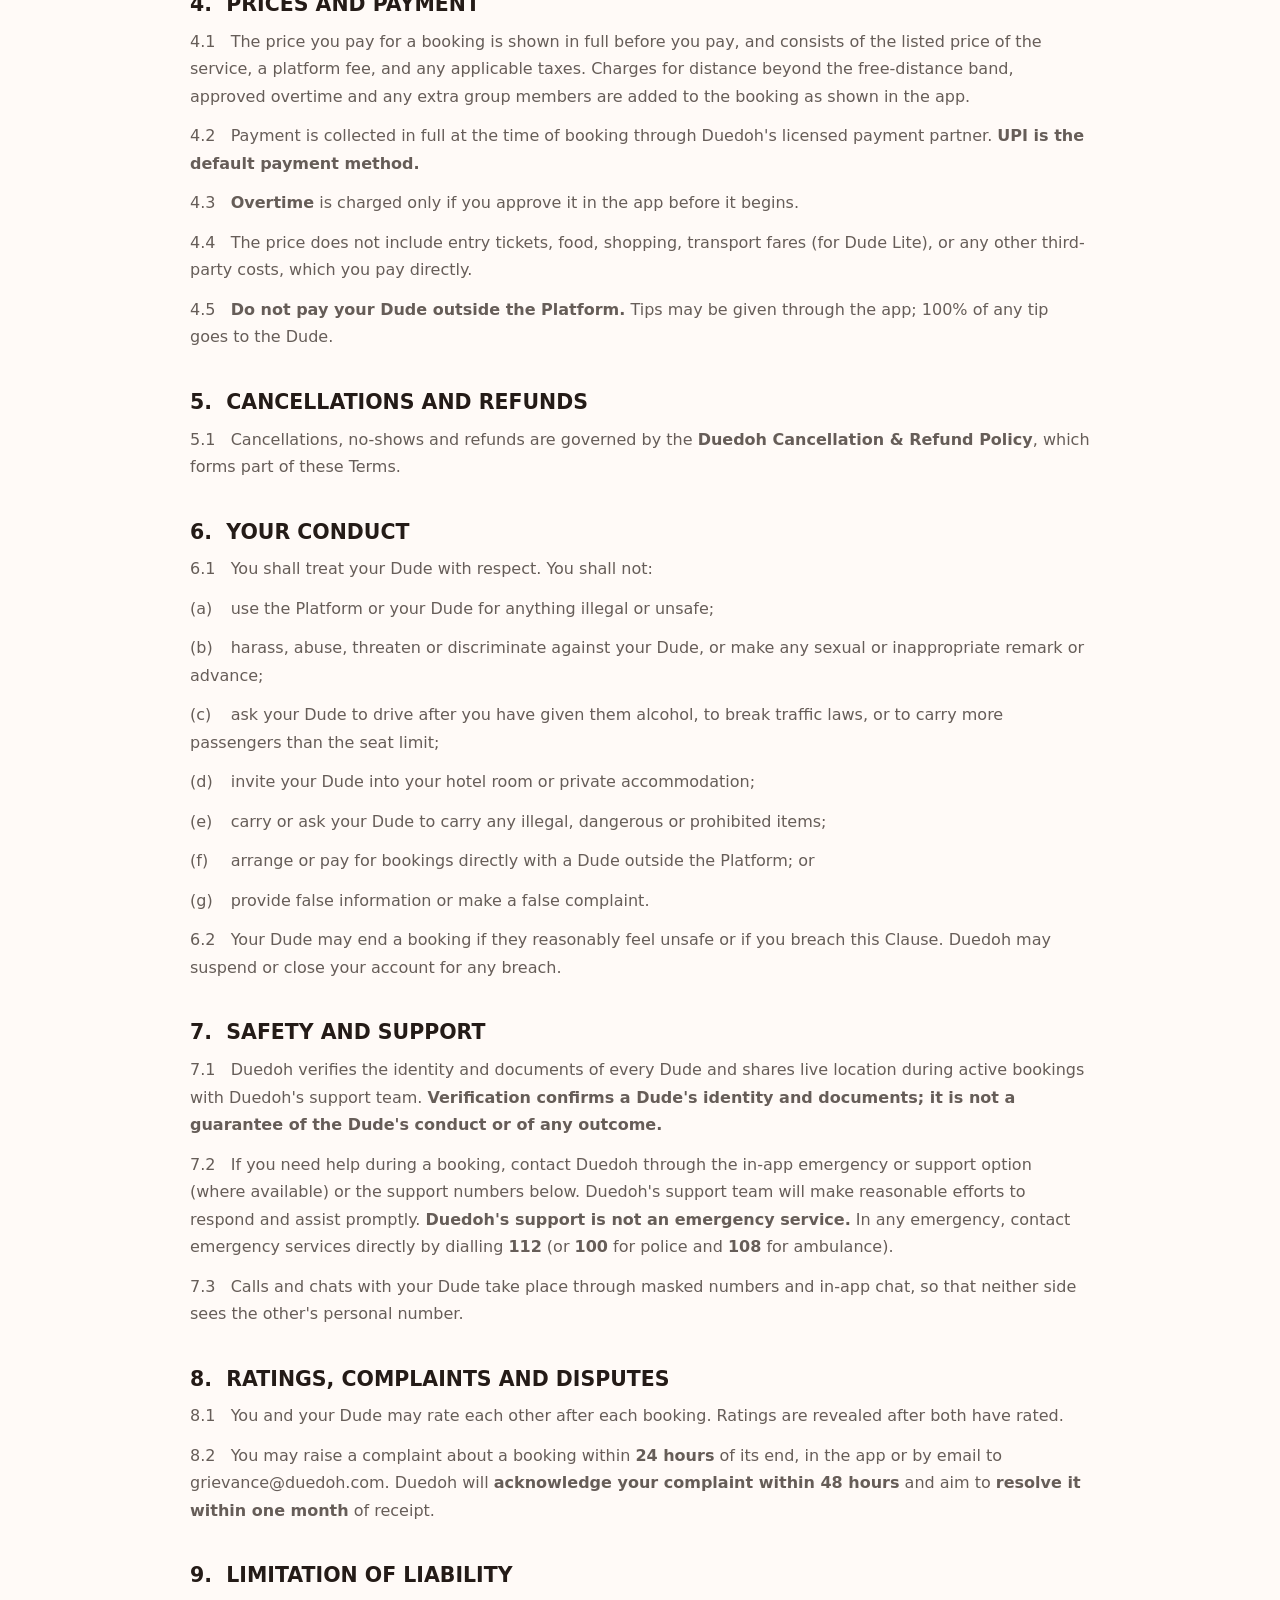
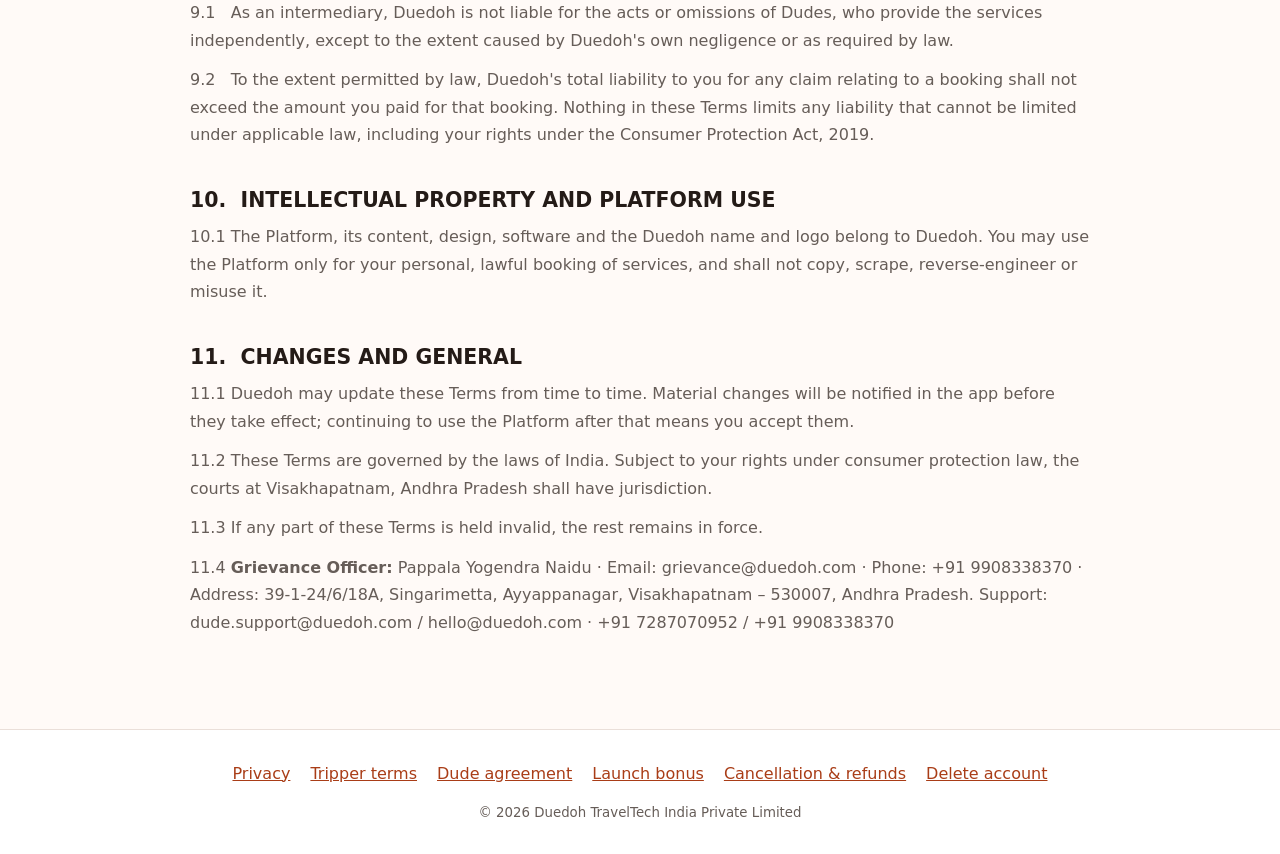
<file: terms.html>
<!DOCTYPE html PUBLIC "-//W3C//DTD HTML 4.01//EN" "http://www.w3.org/TR/html4/strict.dtd">
<html>
<head>
  <meta http-equiv="Content-Type" content="text/html; charset=utf-8">
  <meta http-equiv="Content-Style-Type" content="text/css">
  <title>Terms of Service for Trippers | Duedoh</title>
  <meta name="viewport" content="width=device-width, initial-scale=1">
  <link rel="icon" href="assets/icon.png">
  <link rel="stylesheet" href="legal.css">
  <meta name="Author" content="Un-named">
  <meta name="LastAuthor" content="Un-named">
  <meta name="Generator" content="Cocoa HTML Writer">
  <meta name="CocoaVersion" content="2575.7">
  <style type="text/css">
    p.p1 {margin: 0.0px 0.0px 10.0px 0.0px; text-align: center; font: 20.0px Times; color: #1a1a1a}
    p.p2 {margin: 0.0px 0.0px 20.0px 0.0px; text-align: center; font: 11.0px Times; color: #6b6b6b}
    p.p3 {margin: 0.0px 0.0px 7.0px 0.0px; text-align: center; font: 11.0px Times; color: #1a1a1a}
    p.p4 {margin: 0.0px 0.0px 7.0px 0.0px; text-align: justify; font: 11.0px Times; color: #1a1a1a}
    p.p5 {margin: 14.0px 0.0px 7.0px 0.0px; font: 13.0px Times; color: #1a1a1a}
    p.p6 {margin: 0.0px 0.0px 7.0px 36.0px; text-align: justify; font: 11.0px Times; color: #1a1a1a}
    p.p7 {margin: 0.0px 0.0px 5.0px 72.0px; text-align: justify; font: 11.0px Times; color: #1a1a1a}
    span.s1 {letter-spacing: 2.0px}
    span.Apple-tab-span {white-space:pre}
  </style>
</head>
<body><header class="legal-header"><a href="index.html"><img src="assets/icon.png" alt="">Duedoh</a></header><main class="imported-legal">
<p class="timezone-notice"><b>Time zone:</b> All dates, booking windows, deadlines and recorded acceptance times in these Terms use India Standard Time (IST, Asia/Kolkata), unless expressly stated otherwise.</p>
<p class="p1"><span class="s1"><b>TERMS OF SERVICE FOR TRIPPERS</b></span></p>
<p class="p2"><i>Terms of use of the Duedoh platform by travellers and visitors</i></p>
<p class="p3"><b>Version 1.0 · Effective from: 10 November 2026</b></p>
<p class="p4">These Terms of Service (the <b>"Terms"</b>) govern your use of the Duedoh apps and website duedoh.com (the <b>"Platform"</b>), operated by <b>Duedoh TravelTech India Private Limited (CIN: U79110AP2026PTC124781), a company incorporated under the Companies Act, 2013, with its registered office at 39-1-24/6/18A, Singarimetta, Ayyappanagar, Visakhapatnam – 530007, Andhra Pradesh</b> (<b>"Duedoh"</b>, <b>"we"</b>, <b>"us"</b>).</p>
<p class="p4"><b>By tapping "I agree" in the Duedoh Tripper app, or by using the Duedoh platform, you confirm that you have read, understood and accepted this Terms, the Cancellation &amp; Refund Policy and the Privacy Policy.</b> Duedoh records the date, time and version of your acceptance.</p>
<p class="p5"><b>1.<span class="Apple-converted-space">  </span>WHAT DUEDOH IS</b></p>
<p class="p6">1.1<span class="Apple-tab-span">	</span>Duedoh is a technology platform that connects travellers and visitors (<b>"Trippers"</b>) with independent, verified local partners (<b>"Dudes"</b>) who provide on-ground assistance, local mobility and remote assistance.</p>
<p class="p6">1.2<span class="Apple-tab-span">	</span><b>Duedoh is an intermediary.</b> The services are provided to you directly by the Dude you book. Dudes are independent partners, not employees or agents of Duedoh. Duedoh provides the Platform, verification of Dudes' identity and documents, payment collection, support and dispute handling.</p>
<p class="p6">1.3<span class="Apple-tab-span">	</span>The name, photo, vehicle details (for Dude Pro) and rating of your Dude are shown to you before the booking starts.</p>
<p class="p5"><b>2.<span class="Apple-converted-space">  </span>ELIGIBILITY AND ACCOUNT</b></p>
<p class="p6">2.1<span class="Apple-tab-span">	</span>You must be at least 18 years old to create an account and make a booking. A person under 18 may accompany a booking only together with the adult who made it, who is responsible for them.</p>
<p class="p6">2.2<span class="Apple-tab-span">	</span>You shall provide accurate information and keep your account secure. You are responsible for all activity on your account.</p>
<p class="p5"><b>3.<span class="Apple-converted-space">  </span>SERVICES</b></p>
<p class="p6">3.1<span class="Apple-tab-span">	</span><b>Dude Lite:</b> a verified local accompanies you on foot or by public transport for a half day (5 hours) or a full day (9 hours).</p>
<p class="p6">3.2<span class="Apple-tab-span">	</span><b>Dude Pro:</b> a verified local moves you around on their own bike, auto-rickshaw or car for a half day (5 hours) or a full day (9 hours), within the free-distance band and seat limit shown in the app.</p>
<p class="p6">3.3<span class="Apple-tab-span">	</span><b>Dude Ask:</b> remote, per-minute help from a verified local by in-app call or chat.</p>
<p class="p6">3.4<span class="Apple-tab-span">	</span><b>Multi-day trips:</b> where available, a Dude for several consecutive days at the trip price shown in the app.</p>
<p class="p6">3.5<span class="Apple-tab-span">	</span>The details of each service, including durations, free distance, seat limits, prices and fees, are as <b>shown in the app at the time of booking</b>.</p>
<p class="p5"><b>4.<span class="Apple-converted-space">  </span>PRICES AND PAYMENT</b></p>
<p class="p6">4.1<span class="Apple-tab-span">	</span>The price you pay for a booking is shown in full before you pay, and consists of the listed price of the service, a platform fee, and any applicable taxes. Charges for distance beyond the free-distance band, approved overtime and any extra group members are added to the booking as shown in the app.</p>
<p class="p6">4.2<span class="Apple-tab-span">	</span>Payment is collected in full at the time of booking through Duedoh's licensed payment partner. <b>UPI is the default payment method.</b></p>
<p class="p6">4.3<span class="Apple-tab-span">	</span><b>Overtime</b> is charged only if you approve it in the app before it begins.</p>
<p class="p6">4.4<span class="Apple-tab-span">	</span>The price does not include entry tickets, food, shopping, transport fares (for Dude Lite), or any other third-party costs, which you pay directly.</p>
<p class="p6">4.5<span class="Apple-tab-span">	</span><b>Do not pay your Dude outside the Platform.</b> Tips may be given through the app; 100% of any tip goes to the Dude.</p>
<p class="p5"><b>5.<span class="Apple-converted-space">  </span>CANCELLATIONS AND REFUNDS</b></p>
<p class="p6">5.1<span class="Apple-tab-span">	</span>Cancellations, no-shows and refunds are governed by the <b>Duedoh Cancellation &amp; Refund Policy</b>, which forms part of these Terms.</p>
<p class="p5"><b>6.<span class="Apple-converted-space">  </span>YOUR CONDUCT</b></p>
<p class="p6">6.1<span class="Apple-tab-span">	</span>You shall treat your Dude with respect. You shall not:</p>
<p class="p7">(a)<span class="Apple-tab-span">	</span>use the Platform or your Dude for anything illegal or unsafe;</p>
<p class="p7">(b)<span class="Apple-tab-span">	</span>harass, abuse, threaten or discriminate against your Dude, or make any sexual or inappropriate remark or advance;</p>
<p class="p7">(c)<span class="Apple-tab-span">	</span>ask your Dude to drive after you have given them alcohol, to break traffic laws, or to carry more passengers than the seat limit;</p>
<p class="p7">(d)<span class="Apple-tab-span">	</span>invite your Dude into your hotel room or private accommodation;</p>
<p class="p7">(e)<span class="Apple-tab-span">	</span>carry or ask your Dude to carry any illegal, dangerous or prohibited items;</p>
<p class="p7">(f)<span class="Apple-tab-span">	</span>arrange or pay for bookings directly with a Dude outside the Platform; or</p>
<p class="p7">(g)<span class="Apple-tab-span">	</span>provide false information or make a false complaint.</p>
<p class="p6">6.2<span class="Apple-tab-span">	</span>Your Dude may end a booking if they reasonably feel unsafe or if you breach this Clause. Duedoh may suspend or close your account for any breach.</p>
<p class="p5"><b>7.<span class="Apple-converted-space">  </span>SAFETY AND SUPPORT</b></p>
<p class="p6">7.1<span class="Apple-tab-span">	</span>Duedoh verifies the identity and documents of every Dude and shares live location during active bookings with Duedoh's support team. <b>Verification confirms a Dude's identity and documents; it is not a guarantee of the Dude's conduct or of any outcome.</b></p>
<p class="p6">7.2<span class="Apple-tab-span">	</span>If you need help during a booking, contact Duedoh through the in-app emergency or support option (where available) or the support numbers below. Duedoh's support team will make reasonable efforts to respond and assist promptly. <b>Duedoh's support is not an emergency service.</b> In any emergency, contact emergency services directly by dialling <b>112</b> (or <b>100</b> for police and <b>108</b> for ambulance).</p>
<p class="p6">7.3<span class="Apple-tab-span">	</span>Calls and chats with your Dude take place through masked numbers and in-app chat, so that neither side sees the other's personal number.</p>
<p class="p5"><b>8.<span class="Apple-converted-space">  </span>RATINGS, COMPLAINTS AND DISPUTES</b></p>
<p class="p6">8.1<span class="Apple-tab-span">	</span>You and your Dude may rate each other after each booking. Ratings are revealed after both have rated.</p>
<p class="p6">8.2<span class="Apple-tab-span">	</span>You may raise a complaint about a booking within <b>24 hours</b> of its end, in the app or by email to grievance@duedoh.com. Duedoh will <b>acknowledge your complaint within 48 hours</b> and aim to <b>resolve it within one month</b> of receipt.</p>
<p class="p5"><b>9.<span class="Apple-converted-space">  </span>LIMITATION OF LIABILITY</b></p>
<p class="p6">9.1<span class="Apple-tab-span">	</span>As an intermediary, Duedoh is not liable for the acts or omissions of Dudes, who provide the services independently, except to the extent caused by Duedoh's own negligence or as required by law.</p>
<p class="p6">9.2<span class="Apple-tab-span">	</span>To the extent permitted by law, Duedoh's total liability to you for any claim relating to a booking shall not exceed the amount you paid for that booking. Nothing in these Terms limits any liability that cannot be limited under applicable law, including your rights under the Consumer Protection Act, 2019.</p>
<p class="p5"><b>10.<span class="Apple-converted-space">  </span>INTELLECTUAL PROPERTY AND PLATFORM USE</b></p>
<p class="p6">10.1<span class="Apple-tab-span">	</span>The Platform, its content, design, software and the Duedoh name and logo belong to Duedoh. You may use the Platform only for your personal, lawful booking of services, and shall not copy, scrape, reverse-engineer or misuse it.</p>
<p class="p5"><b>11.<span class="Apple-converted-space">  </span>CHANGES AND GENERAL</b></p>
<p class="p6">11.1<span class="Apple-tab-span">	</span>Duedoh may update these Terms from time to time. Material changes will be notified in the app before they take effect; continuing to use the Platform after that means you accept them.</p>
<p class="p6">11.2<span class="Apple-tab-span">	</span>These Terms are governed by the laws of India. Subject to your rights under consumer protection law, the courts at Visakhapatnam, Andhra Pradesh shall have jurisdiction.</p>
<p class="p6">11.3<span class="Apple-tab-span">	</span>If any part of these Terms is held invalid, the rest remains in force.</p>
<p class="p6">11.4<span class="Apple-tab-span">	</span><b>Grievance Officer:</b> Pappala Yogendra Naidu · Email: grievance@duedoh.com · Phone: +91 9908338370 · Address: 39-1-24/6/18A, Singarimetta, Ayyappanagar, Visakhapatnam – 530007, Andhra Pradesh. Support: dude.support@duedoh.com / hello@duedoh.com · +91 7287070952 / +91 9908338370</p>
</main><footer class="legal-footer"><nav><a href="privacy.html">Privacy</a><a href="terms.html">Tripper terms</a><a href="partner-agreement.html">Dude agreement</a><a href="launch-bonus-terms.html">Launch bonus</a><a href="cancellation-refund.html">Cancellation &amp; refunds</a><a href="delete-account.html">Delete account</a></nav><small>© 2026 Duedoh TravelTech India Private Limited</small></footer></body>
</html>
</file>
<file: styles.css>
:root {
  --ink: #171717;
  --muted: #6c6a68;
  --line: #e8e3df;
  --wash: #fff7f2;
  --paper: #ffffff;
  --orange: #ff5a1f;
  --orange-deep: #e8490f;
  --orange-pale: #fff0e8;
  --peach: #fbd4c2;
  --green: #2d8066;
  --page-width: 1180px;
  --ease-out: cubic-bezier(0.22, 0.7, 0, 1);
  font-family: "Inter", -apple-system, BlinkMacSystemFont, "Segoe UI", sans-serif;
}

* { box-sizing: border-box; }
html { scroll-behavior: smooth; scroll-padding-top: 90px; }
body { margin: 0; background: var(--paper); color: var(--ink); font-family: "Inter", -apple-system, BlinkMacSystemFont, "Segoe UI", sans-serif; overflow-x: hidden; }
body.nav-open { overflow: hidden; }
body.intro-video-open { overflow: hidden; }
body::before { content: ""; position: fixed; z-index: 70; top: 0; left: 0; width: var(--progress, 0%); height: 3px; background: var(--orange); transition: width 70ms linear; }
img { display: block; max-width: 100%; }
a { color: inherit; text-decoration: none; }
button, input, select, textarea { font: inherit; }
button { cursor: pointer; }
svg { fill: none; stroke: currentColor; stroke-linecap: round; stroke-linejoin: round; stroke-width: 1.85; }
.icon-sprite { display: none; }
.container { width: min(var(--page-width), calc(100% - 48px)); margin: 0 auto; }

.intro-video-modal[hidden] { display: none; }
.intro-video-modal { position: fixed; z-index: 1000; inset: 0; display: grid; place-items: center; padding: 24px; }
.intro-video-backdrop { position: absolute; inset: 0; background: rgba(15, 18, 22, 0.82); backdrop-filter: blur(10px); }
.intro-video-card { position: relative; width: min(960px, 100%); max-height: calc(100dvh - 48px); overflow: auto; padding: 18px; border: 1px solid rgba(255, 255, 255, 0.16); border-radius: 24px; background: #fff; box-shadow: 0 30px 90px rgba(0, 0, 0, 0.34); }
.intro-video-heading { display: flex; align-items: start; justify-content: space-between; gap: 18px; padding: 2px 2px 14px; }
.intro-video-heading h2 { margin: 0; font-size: clamp(1.35rem, 3vw, 2rem); }
.intro-video-kicker { margin: 0 0 4px; color: var(--orange-deep); font-size: 0.7rem; font-weight: 800; letter-spacing: 0.08em; text-transform: uppercase; }
.intro-video-close { flex: 0 0 42px; width: 42px; height: 42px; border: 1px solid var(--line); border-radius: 50%; background: #fff; color: var(--ink); font-size: 1.65rem; line-height: 1; }
#intro-video-player { display: block; width: 100%; max-height: min(68dvh, 680px); border-radius: 16px; background: #101010; object-fit: contain; }
.intro-video-actions { display: flex; align-items: center; justify-content: space-between; gap: 18px; padding: 14px 2px 0; }
.intro-video-actions span { color: var(--muted); font-size: 0.78rem; line-height: 1.4; }
.intro-video-actions button { min-height: 43px; padding: 0 17px; border: 0; border-radius: 10px; background: var(--orange); color: #fff; font-weight: 700; white-space: nowrap; }

.site-header { position: fixed; z-index: 50; top: 16px; left: 50%; width: min(calc(100% - 40px), 1240px); min-height: 64px; display: grid; grid-template-columns: 1fr auto 1fr; align-items: center; gap: 24px; padding: 9px 12px 9px 16px; border: 1px solid rgba(232, 227, 223, 0.86); border-radius: 16px; background: rgba(255, 255, 255, 0.88); box-shadow: 0 9px 30px rgba(68, 42, 28, 0.07); backdrop-filter: blur(16px); transform: translateX(-50%); }
.brand, .footer-brand { display: inline-flex; align-items: center; gap: 9px; font-size: 1rem; font-weight: 800; letter-spacing: -0.03em; }
.brand img, .footer-brand img { width: 35px; height: 35px; border-radius: 9px; }
.desktop-nav { display: flex; align-items: center; gap: clamp(18px, 2.3vw, 32px); color: #4f4b48; font-size: 0.82rem; font-weight: 600; }
.desktop-nav a { position: relative; padding: 8px 0; }
.desktop-nav a::after { content: ""; position: absolute; right: 0; bottom: 2px; left: 0; height: 2px; background: var(--orange); transform: scaleX(0); transform-origin: right; transition: transform 180ms var(--ease-out); }
.desktop-nav a:hover::after, .desktop-nav a.is-current::after { transform: scaleX(1); transform-origin: left; }
.nav-cta, .button { display: inline-flex; align-items: center; justify-content: center; gap: 9px; font-size: 0.87rem; font-weight: 700; transition: transform 180ms var(--ease-out), background 180ms ease, border-color 180ms ease; }
.nav-cta { justify-self: end; min-height: 42px; padding: 0 16px; border-radius: 10px; background: var(--orange); color: #fff; }
.nav-cta:hover, .button-primary:hover { background: var(--orange-deep); transform: translateY(-2px); }
.menu-button, .mobile-nav { display: none; }

.hero { position: relative; min-height: 780px; display: grid; grid-template-columns: minmax(0, 0.93fr) minmax(480px, 1.07fr); align-items: center; gap: clamp(28px, 6vw, 104px); padding: 154px max(24px, calc((100% - var(--page-width)) / 2)) 84px; isolation: isolate; }
.hero::after { content: ""; position: absolute; z-index: -2; top: 0; right: -8vw; width: min(58vw, 800px); height: 100%; border-bottom-left-radius: 48% 28%; background: var(--wash); }
.hero-copy { position: relative; padding-top: 25px; }
.hero-copy::before { content: ""; position: absolute; top: 0; left: 0; width: 64px; height: 6px; background: var(--orange); transform-origin: left; animation: grow-line 900ms var(--ease-out) 180ms both; }
.eyebrow, .kicker { margin: 0 0 14px; color: var(--orange-deep); font-size: 0.76rem; font-weight: 700; letter-spacing: 0.035em; line-height: 1.3; }
h1, h2, h3, p { margin-top: 0; }
h1, h2, h3 { letter-spacing: -0.045em; }
h1 { max-width: 650px; margin-bottom: 22px; font-size: clamp(2.7rem, 5.2vw, 4.9rem); font-weight: 700; line-height: 1.02; }
h1 em { color: var(--orange); font-style: normal; }
h2 { max-width: 720px; margin-bottom: 16px; font-size: clamp(2rem, 3.6vw, 3.5rem); font-weight: 700; line-height: 1.08; }
h3 { margin-bottom: 8px; font-size: 1.08rem; font-weight: 700; line-height: 1.25; }
.hero-text, .section-head > p:last-child, .story-copy > p:last-child, .early-layout > div > p:last-child { max-width: 570px; color: var(--muted); font-size: 1.05rem; line-height: 1.7; }
.hero-actions { display: flex; flex-wrap: wrap; gap: 11px; margin-top: 31px; }
.button { min-height: 51px; padding: 0 20px; border: 1px solid transparent; border-radius: 11px; }
.button svg { width: 18px; height: 18px; }
.button-primary { background: var(--orange); color: #fff; }
.button-secondary { border-color: var(--line); background: #fff; color: var(--ink); }
.button-secondary:hover { border-color: var(--orange); color: var(--orange-deep); transform: translateY(-2px); }
.button-light { border-color: #fff; background: #fff; color: var(--orange-deep); }

.hero-media { position: relative; min-height: 536px; }
.map-orbit { position: absolute; inset: 8% 0 2% 7%; overflow: hidden; border-radius: 42px 84px 38px 68px; background: #fffdfb; }
.hero-illustration { position: absolute; z-index: 2; right: 2%; bottom: 0; width: min(58%, 360px); height: 88%; object-fit: cover; object-position: center; box-shadow: 18px 22px 42px rgba(51, 31, 19, 0.14); clip-path: polygon(12% 0, 100% 0, 100% 100%, 0 100%, 0 11%); animation: photo-rise 900ms var(--ease-out) 280ms both; }
.journey-route { position: absolute; z-index: 1; top: 17%; right: 17%; bottom: 13%; left: 20%; width: 69%; height: 70%; color: var(--orange); }
.journey-route .route-main { stroke-width: 3; stroke-dasharray: 8 8; animation: route-dash 3s linear infinite; }
.journey-route circle { fill: #fff; stroke-width: 3; }
.journey-route circle:last-child { fill: var(--orange); }
.arrival-note, .match-note { position: absolute; z-index: 3; display: grid; gap: 2px; padding: 13px 15px; background: #fff; box-shadow: 0 14px 34px rgba(75, 45, 28, 0.11); }
.arrival-note { top: 11%; left: 1%; border-left: 3px solid var(--orange); animation: note-in 700ms var(--ease-out) 550ms both; }
.match-note { right: 1%; bottom: 10%; border-bottom: 3px solid var(--orange); animation: note-in 700ms var(--ease-out) 700ms both; }
.arrival-note span, .match-note span { color: var(--muted); font-size: 0.7rem; font-weight: 500; }
.arrival-note strong, .match-note strong { font-size: 0.84rem; font-weight: 700; }
.match-note strong::before { content: ""; display: inline-block; width: 7px; height: 7px; margin-right: 7px; border-radius: 50%; background: var(--green); }
.hero-stamp { position: absolute; z-index: 3; right: 23%; top: 4%; width: 100px; min-height: 70px; display: grid; place-items: center; border: 1px solid var(--orange); border-radius: 4px; background: var(--orange-pale); color: var(--orange-deep); font-size: 0.64rem; font-weight: 700; line-height: 1.25; text-align: center; transform: rotate(7deg); animation: stamp-in 720ms var(--ease-out) 480ms both; }
.trust-row { display: flex; flex-wrap: wrap; gap: 7px 18px; margin-top: 30px; color: #5d5a57; font-size: 0.75rem; font-weight: 600; }
.trust-row span { display: inline-flex; align-items: center; gap: 7px; }
.trust-row span::before { content: ""; width: 7px; height: 7px; border: 2px solid var(--orange); border-radius: 50%; }

.section { padding: clamp(80px, 10vw, 140px) 0; scroll-margin-top: 90px; }
.section-wash { background: var(--wash); }
.section-head { margin-bottom: clamp(38px, 5vw, 64px); }
.arrival-layout { display: grid; grid-template-columns: minmax(260px, 0.72fr) minmax(0, 1.28fr); gap: clamp(40px, 8vw, 125px); align-items: start; }
.arrival-intro, .services-intro, .verification-intro { position: sticky; top: 120px; }
.arrival-intro h2, .services-intro h2 { font-size: clamp(2rem, 3.4vw, 3.3rem); }
.arrival-list, .service-list, .proof-list { border-top: 1px solid var(--line); }
.arrival-item { display: grid; grid-template-columns: 52px minmax(0, 0.66fr) minmax(0, 1fr); gap: 24px; align-items: center; padding: 28px 0; border-bottom: 1px solid var(--line); transition: padding 300ms var(--ease-out), color 300ms ease; }
.arrival-item:hover { padding-inline: 14px; }
.arrival-item svg { width: 27px; height: 27px; color: var(--orange); }
.arrival-item h3 { margin: 0; font-size: 1.1rem; }
.arrival-item p { margin: 0; color: var(--muted); font-size: 0.92rem; line-height: 1.65; }

.launch-band { position: relative; overflow: hidden; padding: 56px 0; background: var(--orange); color: #fff; }
.launch-layout { position: relative; display: grid; grid-template-columns: minmax(0, 1fr) auto; gap: 40px; align-items: end; }
.launch-band .kicker { color: #fff; }
.launch-layout h2 { margin-bottom: 8px; font-size: clamp(1.8rem, 3.2vw, 2.8rem); }
.launch-layout p { margin: 0; color: rgba(255, 255, 255, 0.83); }
.launch-layout .launch-countdown { margin-top: 18px; font-size: clamp(1rem, 2.3vw, 1.45rem); font-weight: 800; color: #fff; font-variant-numeric: tabular-nums; }
.launch-video { display: block; width: min(100%, 680px); margin-top: 20px; border-radius: 16px; background: #111; }
.launch-video[hidden] { display: none; }
.launch-meta { display: grid; grid-template-columns: auto auto; gap: 36px; }
.city-list, .store-list { display: grid; gap: 9px; }
.city-list span, .store-list span { display: inline-flex; align-items: center; gap: 8px; color: #fff; font-size: 0.83rem; font-weight: 600; white-space: nowrap; }
.city-list svg, .store-list svg { width: 17px; height: 17px; }

.services-layout { display: grid; grid-template-columns: minmax(250px, 0.65fr) minmax(0, 1.35fr); gap: clamp(42px, 9vw, 132px); align-items: start; }
.services-intro p:last-child, .verification-intro > p:last-child { max-width: 400px; color: var(--muted); line-height: 1.68; }
.service-item { position: relative; display: grid; grid-template-columns: 72px minmax(160px, 0.65fr) minmax(0, 1fr) 32px; gap: 22px; align-items: center; min-height: 130px; padding: 23px 0; border-bottom: 1px solid var(--line); transition: padding 260ms var(--ease-out), background 260ms ease; }
.service-item::before { content: ""; position: absolute; inset: 0 -26px; z-index: -1; background: var(--orange-pale); opacity: 0; transition: opacity 260ms ease; }
.service-item:hover, .service-item.is-active { padding-inline: 12px; }
.service-item:hover::before, .service-item.is-active::before { opacity: 1; }
.service-number { color: var(--orange); font-size: 0.75rem; font-weight: 700; }
.service-title { display: flex; align-items: center; gap: 14px; }
.service-title svg { width: 29px; height: 29px; color: var(--orange); }
.service-title h3 { margin: 0; }
.service-item > p { margin: 0; color: var(--muted); font-size: 0.91rem; line-height: 1.62; }
.service-item > svg { width: 21px; height: 21px; color: var(--orange); transition: transform 220ms var(--ease-out); }
.service-item:hover > svg, .service-item.is-active > svg { transform: translateX(6px); }
.service-tags { grid-column: 2 / -1; display: flex; flex-wrap: wrap; gap: 7px; margin-top: -7px; }
.service-tags span { color: #a84a24; font-size: 0.69rem; font-weight: 600; }
.service-tags span:not(:last-child)::after { content: " /"; color: #d7a891; }

.story-panel { position: relative; overflow: hidden; padding: clamp(64px, 9vw, 116px) 0; background: #fff6f1; color: var(--ink); }
.story-panel::before { content: ""; position: absolute; right: -9%; bottom: -68%; width: min(720px, 70vw); aspect-ratio: 1; border: 1px solid rgba(255, 90, 31, 0.22); border-radius: 50%; }
.story-layout { position: relative; display: grid; grid-template-columns: minmax(260px, 0.7fr) minmax(0, 1fr); gap: clamp(42px, 10vw, 160px); align-items: center; }
.story-art { position: relative; min-height: 340px; display: grid; place-items: center; }
.story-symbol { position: relative; width: min(290px, 84%); aspect-ratio: 1.08; display: grid; place-items: center; background: var(--orange); color: #fff; clip-path: polygon(0 14%, 13% 0, 100% 0, 100% 85%, 86% 100%, 0 100%); box-shadow: 18px 22px 42px rgba(129, 61, 31, 0.16); }
.story-symbol svg { position: relative; z-index: 1; width: 42%; height: 42%; stroke-width: 1.45; }
.story-symbol span { position: absolute; height: 1px; background: rgba(255, 255, 255, 0.68); }
.story-symbol span:first-of-type { top: 24%; right: 13%; width: 32%; }
.story-symbol span:last-of-type { bottom: 22%; left: 14%; width: 38%; }
.story-copy { position: relative; }
.story-copy .kicker { color: var(--orange-deep); }
.story-copy > p:last-child { color: var(--muted); }
.story-copy h2 { font-size: clamp(2rem, 3.8vw, 3.6rem); }
.story-quote { max-width: 500px; margin: 28px 0 0; padding-left: 17px; border-left: 2px solid var(--orange); color: var(--ink); font-size: 1rem; font-weight: 600; line-height: 1.55; }

.journey-section { overflow: hidden; }
.journey-heading { display: grid; grid-template-columns: minmax(0, 0.84fr) minmax(220px, 0.36fr); gap: 40px; align-items: end; margin-bottom: 64px; }
.journey-heading > p { margin: 0; color: var(--muted); line-height: 1.65; }
.journey-rail { position: relative; display: grid; grid-template-columns: repeat(4, 1fr); gap: 28px; }
.journey-rail::before { content: ""; position: absolute; z-index: 0; top: 28px; right: 12.5%; left: 12.5%; height: 1px; background: var(--peach); transform: scaleX(0); transform-origin: left; }
.journey-rail.visible::before { animation: rail-grow 1.3s var(--ease-out) 160ms forwards; }
.journey-step { position: relative; z-index: 1; }
.journey-point { width: 58px; height: 58px; display: grid; place-items: center; margin-bottom: 25px; border: 1px solid var(--orange); border-radius: 50%; background: #fff; color: var(--orange); }
.journey-point svg { width: 25px; height: 25px; }
.journey-step:nth-child(even) .journey-point { background: var(--orange); color: #fff; }
.journey-step > span { display: block; margin-bottom: 13px; color: var(--orange); font-size: 0.74rem; font-weight: 700; }
.journey-step p { max-width: 225px; margin: 0; color: var(--muted); font-size: 0.91rem; line-height: 1.65; }

.verification-layout { display: grid; grid-template-columns: minmax(240px, 0.7fr) minmax(0, 1.3fr); gap: clamp(50px, 9vw, 132px); align-items: start; }
.proof-list { display: grid; gap: 0; }
.proof-item { display: grid; grid-template-columns: 62px minmax(0, 0.48fr) minmax(0, 1fr); gap: 22px; align-items: center; padding: 24px 0; border-bottom: 1px solid var(--line); }
.proof-icon { width: 46px; height: 46px; display: grid; place-items: center; border-radius: 50%; background: var(--orange-pale); color: var(--orange); }
.proof-icon svg { width: 23px; height: 23px; }
.proof-item h3 { margin: 0; }
.proof-item p { margin: 0; color: var(--muted); font-size: 0.9rem; line-height: 1.6; }
.app-profile { display: grid; grid-template-columns: minmax(0, 1fr) 0.75fr; gap: 40px; align-items: center; margin-top: clamp(62px, 9vw, 130px); padding-top: clamp(55px, 8vw, 102px); border-top: 1px solid var(--line); }
.profile-art { position: relative; min-height: 320px; display: grid; place-items: center; }
.profile-symbol { position: relative; width: min(270px, 82%); aspect-ratio: 1.12; display: grid; place-items: center; background: var(--orange-pale); color: var(--orange); clip-path: polygon(13% 0, 100% 0, 100% 86%, 88% 100%, 0 100%, 0 15%); }
.profile-symbol svg { width: 43%; height: 43%; stroke-width: 1.55; }
.profile-symbol span { position: absolute; right: -7%; bottom: 13%; padding: 8px 11px; background: var(--orange); color: #fff; font-size: 0.72rem; font-weight: 700; box-shadow: 10px 12px 24px rgba(129, 61, 31, 0.15); }
.profile-symbol i { position: absolute; top: 16%; left: 16%; width: 28px; height: 28px; border: 1px solid var(--orange); }
.profile-copy h3 { font-size: clamp(1.3rem, 2vw, 1.8rem); }
.profile-copy p { color: var(--muted); line-height: 1.7; }
.profile-facts { display: flex; flex-wrap: wrap; gap: 8px 16px; margin-top: 20px; }
.profile-facts span { color: #744735; font-size: 0.78rem; font-weight: 600; }
.profile-facts span::before { content: ""; display: inline-block; width: 6px; height: 6px; margin-right: 7px; border-radius: 50%; background: var(--orange); }

.sos-panel { position: relative; overflow: hidden; display: grid; grid-template-columns: minmax(0, 1fr) minmax(210px, 0.68fr); gap: clamp(34px, 7vw, 100px); align-items: center; margin-top: clamp(70px, 10vw, 146px); padding: clamp(38px, 6vw, 70px); background: #fff0e8; }
.sos-panel::after { content: "SOS"; position: absolute; right: 3%; bottom: -16%; color: rgba(255, 90, 31, 0.1); font-size: clamp(8rem, 21vw, 17rem); font-weight: 800; letter-spacing: -0.08em; }
.sos-panel > div, .sos-panel small { position: relative; z-index: 1; }
.sos-panel h2 { font-size: clamp(1.8rem, 3.3vw, 3rem); }
.sos-panel p { max-width: 620px; margin-bottom: 0; color: var(--muted); line-height: 1.68; }
.sos-steps { display: grid; gap: 14px; }
.sos-steps span { position: relative; padding: 0 0 14px 27px; border-bottom: 1px solid #efc1aa; color: #7e3d26; font-size: 0.89rem; font-weight: 600; }
.sos-steps span::before { content: ""; position: absolute; top: 4px; left: 0; width: 9px; height: 9px; border-radius: 50%; background: var(--orange); }
.sos-panel small { grid-column: 1 / -1; color: #8c6b5e; font-size: 0.72rem; line-height: 1.5; }

.early-dude { position: relative; overflow: hidden; padding: clamp(78px, 10vw, 140px) 0; background: var(--orange); color: #fff; }
.early-layout { position: relative; display: grid; grid-template-columns: minmax(0, 1fr) minmax(270px, 0.55fr); gap: clamp(40px, 8vw, 128px); align-items: center; }
.early-layout .kicker, .early-layout > div > p:last-child { color: rgba(255, 255, 255, 0.8); }
.early-layout h2 { font-size: clamp(2.3rem, 4.3vw, 4.2rem); }
.bonus-box { padding: 25px 0 25px 25px; border-left: 2px solid #fff; }
.bonus-box > span, .bonus-box small { display: block; color: rgba(255, 255, 255, 0.8); font-size: 0.8rem; font-weight: 600; line-height: 1.5; }
.bonus-box strong { display: block; margin: 9px 0 12px; font-size: clamp(2.35rem, 4.7vw, 4.6rem); font-weight: 700; letter-spacing: -0.06em; line-height: 0.94; }
.bonus-box .button { margin-top: 24px; }

.footer { display: grid; gap: 19px; justify-items: center; padding: 60px 24px 38px; border-top: 1px solid var(--line); background: #fff; text-align: center; }
.footer p, .footer small { margin: 0; color: var(--muted); font-size: 0.86rem; }
.footer nav { display: flex; flex-wrap: wrap; justify-content: center; gap: 12px 24px; color: #4c4946; font-size: 0.81rem; font-weight: 600; }
.footer nav a:hover { color: var(--orange); }

.reveal { opacity: 0; transform: translateY(24px); transition: opacity 720ms var(--ease-out) var(--reveal-delay, 0ms), transform 720ms var(--ease-out) var(--reveal-delay, 0ms); }
.reveal.visible { opacity: 1; transform: translateY(0); }
.journey-step.reveal { transform: translateY(18px); }
@keyframes grow-line { from { transform: scaleX(0); } to { transform: scaleX(1); } }
@keyframes route-dash { to { stroke-dashoffset: -64; } }
@keyframes traveler-float { 0%, 100% { transform: translateY(0) rotate(-1deg); } 50% { transform: translateY(-14px) rotate(1deg); } }
@keyframes photo-rise { from { opacity: 0; transform: translateY(28px); } to { opacity: 1; transform: translateY(0); } }
@keyframes note-in { from { opacity: 0; transform: translateY(12px) rotate(-2deg); } to { opacity: 1; transform: translateY(0) rotate(0); } }
@keyframes stamp-in { from { opacity: 0; transform: scale(0.6) rotate(-15deg); } to { opacity: 1; transform: scale(1) rotate(11deg); } }
@keyframes rail-grow { to { transform: scaleX(1); } }
@keyframes rail-grow-y { to { transform: scaleY(1); } }

@media (prefers-reduced-motion: reduce) { *, *::before, *::after { scroll-behavior: auto !important; animation-duration: 0.01ms !important; animation-iteration-count: 1 !important; transition-duration: 0.01ms !important; } .reveal { opacity: 1; transform: none; } }
@media (max-width: 1050px) { .desktop-nav { display: none; } .site-header { grid-template-columns: 1fr auto auto; } .menu-button { width: 42px; height: 42px; display: grid; place-items: center; border: 1px solid var(--line); border-radius: 10px; background: #fff; color: var(--ink); } .menu-button svg { width: 21px; height: 21px; } .mobile-nav { position: fixed; z-index: 45; top: 90px; right: 20px; left: 20px; padding: 11px; border: 1px solid var(--line); border-radius: 15px; background: rgba(255, 255, 255, 0.98); box-shadow: 0 18px 36px rgba(42, 25, 14, 0.14); } body.nav-open .mobile-nav { display: grid; } .mobile-nav a { padding: 13px 10px; border-bottom: 1px solid var(--line); font-size: 0.92rem; font-weight: 600; } .mobile-nav a:last-child { border-bottom: 0; color: var(--orange-deep); } .hero { grid-template-columns: minmax(0, 0.85fr) minmax(400px, 1.15fr); } .arrival-layout, .services-layout, .verification-layout { gap: 60px; } }
@media (max-width: 820px) { .hero, .arrival-layout, .services-layout, .story-layout, .verification-layout, .app-profile, .early-layout { grid-template-columns: 1fr; } .hero { min-height: 0; gap: 52px; padding-top: 138px; } .hero::after { top: 42%; width: 94%; height: 58%; } .hero-media { min-height: 500px; max-width: 580px; width: 100%; margin: 0 auto; } .arrival-intro, .services-intro, .verification-intro { position: static; } .arrival-intro, .services-intro, .verification-intro { max-width: 580px; } .story-layout { gap: 40px; } .story-art { min-height: 295px; } .story-art img { width: min(340px, 100%); } .journey-heading { grid-template-columns: 1fr; gap: 5px; margin-bottom: 46px; } .journey-rail { gap: 18px; } .launch-layout { grid-template-columns: 1fr; gap: 28px; } .launch-meta { grid-template-columns: auto auto; justify-content: start; } .early-layout { gap: 30px; } }
@media (max-width: 600px) { .container { width: min(100% - 32px, var(--page-width)); } .site-header { display: flex; justify-content: space-between; gap: 0; top: 10px; width: calc(100% - 24px); min-height: 55px; padding: 7px 8px 7px 12px; border-radius: 13px; } .brand { min-width: 0; font-size: 0.94rem; } .brand img { width: 32px; height: 32px; } .nav-cta { display: none; } .menu-button { flex: 0 0 38px; width: 38px; height: 38px; } .mobile-nav { top: 76px; right: 12px; left: 12px; } .hero { gap: 34px; padding: 118px 16px 55px; } .hero::after { top: 46%; right: -30%; width: 124%; height: 54%; } .hero-copy { width: 100%; min-width: 0; padding-top: 19px; } .hero-copy::before { width: 47px; height: 4px; } h1 { max-width: 390px; font-size: clamp(2.15rem, 10vw, 2.85rem); line-height: 1.04; } h2 { font-size: clamp(1.82rem, 8.4vw, 2.35rem); line-height: 1.11; } h3 { font-size: 1.02rem; } .hero-text, .section-head > p:last-child, .story-copy > p:last-child, .early-layout > div > p:last-child { font-size: 0.96rem; } .eyebrow, .kicker { margin-bottom: 11px; font-size: 0.71rem; letter-spacing: 0.02em; } .hero-actions { display: grid; margin-top: 25px; } .button { width: 100%; min-height: 50px; } .trust-row { gap: 8px 13px; margin-top: 24px; font-size: 0.7rem; } .hero-media { min-height: 390px; } .map-orbit { inset: 7% 0 0 2%; } .hero-illustration { right: -5%; width: 72%; } .journey-route { top: 20%; right: 13%; bottom: 12%; left: 16%; width: 75%; height: 68%; } .arrival-note, .match-note { padding: 9px 10px; } .arrival-note { top: 8%; left: -2%; } .match-note { right: -3%; bottom: 8%; } .arrival-note span, .match-note span { font-size: 0.63rem; } .arrival-note strong, .match-note strong { font-size: 0.72rem; } .hero-stamp { top: 0; right: 20%; width: 72px; height: 72px; font-size: 0.55rem; } .section { padding: 72px 0; } .section-head { margin-bottom: 36px; } .arrival-layout, .services-layout, .verification-layout { gap: 38px; } .arrival-item { grid-template-columns: 37px 1fr; gap: 12px; padding: 22px 0; } .arrival-item p { grid-column: 2; font-size: 0.88rem; } .arrival-item svg { width: 23px; height: 23px; } .launch-band { padding: 43px 0; } .launch-meta { grid-template-columns: 1fr; gap: 20px; } .city-list, .store-list { grid-template-columns: repeat(2, max-content); column-gap: 16px; } .city-list span, .store-list span { font-size: 0.75rem; } .service-item { grid-template-columns: 38px minmax(0, 1fr) 20px; gap: 12px; min-height: 0; padding: 23px 0; } .service-item::before { inset: 0 -8px; } .service-number { font-size: 0.68rem; } .service-title { gap: 10px; } .service-title svg { width: 24px; height: 24px; } .service-item > p { grid-column: 2 / -1; font-size: 0.86rem; } .service-tags { grid-column: 2 / -1; margin-top: -5px; } .service-tags span { font-size: 0.65rem; } .story-panel { padding: 70px 0; } .story-art { min-height: 240px; } .story-art img { bottom: -22%; left: -6%; width: min(290px, 92%); } .story-quote { font-size: 0.91rem; } .journey-heading { margin-bottom: 35px; } .journey-rail { display: grid; gap: 0; } .journey-rail::before { top: 29px; right: auto; bottom: 24px; left: 28px; width: 1px; height: auto; background: var(--peach); transform: scaleY(0); transform-origin: top; } .journey-rail.visible::before { animation-name: rail-grow-y; } .journey-step { display: grid; grid-template-columns: 58px 1fr; column-gap: 21px; padding-bottom: 26px; } .journey-step:last-child { padding-bottom: 0; } .journey-point { grid-row: span 3; margin: 0; } .journey-step > span { margin: 3px 0 9px; } .journey-step h3 { margin-bottom: 7px; } .journey-step p { font-size: 0.86rem; } .proof-item { grid-template-columns: 50px 1fr; gap: 15px; padding: 22px 0; } .proof-icon { width: 42px; height: 42px; } .proof-item p { grid-column: 2; font-size: 0.86rem; } .app-profile { gap: 18px; margin-top: 70px; padding-top: 60px; } .profile-art { min-height: 240px; } .profile-art img { width: min(260px, 88%); } .profile-copy h3 { font-size: 1.36rem; } .sos-panel { grid-template-columns: 1fr; gap: 28px; margin-top: 70px; padding: 33px 24px; } .sos-panel::after { right: -2%; bottom: -6%; font-size: 8rem; } .sos-panel h2 { font-size: 1.9rem; } .early-dude { padding: 78px 0; } .early-layout h2 { font-size: clamp(2.3rem, 10vw, 3rem); } .bonus-box { padding: 20px 0 20px 18px; } .bonus-box strong { font-size: clamp(2.5rem, 12vw, 3.6rem); } .footer { padding: 52px 24px 30px; } .footer nav { gap: 10px 18px; } }

@media (max-width: 600px) {
  .intro-video-modal { padding: 0; place-items: stretch; }
  .intro-video-card { width: 100%; max-height: 100dvh; min-height: 100dvh; display: flex; flex-direction: column; justify-content: center; padding: 16px; border: 0; border-radius: 0; }
  #intro-video-player { max-height: 62dvh; border-radius: 12px; }
  .intro-video-actions { align-items: stretch; flex-direction: column; gap: 10px; }
  .intro-video-actions button { width: 100%; min-height: 48px; }
  .hero { overflow: hidden; }
  .hero-media { overflow: hidden; }
  .hero-illustration { right: 3%; bottom: 0; width: 70%; height: 82%; }
  .journey-rail { grid-template-columns: 1fr; }
  .store-list { grid-template-columns: 1fr; }
}
</file>
<file: legal.css>
:root { color-scheme: light; --ink:#241b17; --muted:#665d58; --orange:#f45b24; --line:#eadfd9; --paper:#fffaf7; }
* { box-sizing: border-box; }
body { margin:0; background:var(--paper); color:var(--ink); font:16px/1.7 Inter,system-ui,sans-serif; }
a { color:#a93d17; }
.legal-header { padding:20px clamp(20px,5vw,64px); border-bottom:1px solid var(--line); background:#fff; }
.legal-header a { display:inline-flex; align-items:center; gap:10px; color:var(--ink); font-weight:800; text-decoration:none; }
.legal-header img { width:38px; height:38px; border-radius:10px; }
main { width:min(820px,calc(100% - 36px)); margin:0 auto; padding:64px 0 80px; }
h1 { margin:0 0 8px; font-size:clamp(2.1rem,6vw,3.7rem); line-height:1.06; letter-spacing:-.045em; }
h2 { margin:42px 0 8px; font-size:1.35rem; line-height:1.25; }
h3 { margin:24px 0 5px; font-size:1.02rem; }
p,li { color:var(--muted); }
.updated,.notice { padding:14px 17px; border-left:3px solid var(--orange); background:#fff1e9; }
.updated { margin:22px 0 34px; }
.notice { margin:28px 0; }
ul { padding-left:22px; }
.imported-legal { width:min(900px,calc(100% - 36px)); }
.imported-legal p { font-family:Inter,system-ui,sans-serif !important; font-size:1rem !important; line-height:1.72 !important; color:var(--muted) !important; }
.imported-legal .p1 { margin:0 0 8px !important; font-size:clamp(2rem,6vw,3.35rem) !important; line-height:1.08 !important; letter-spacing:-.04em !important; color:var(--ink) !important; }
.imported-legal .p2 { margin:0 0 12px !important; font-size:1.05rem !important; }
.imported-legal .p3 { margin:0 0 28px !important; color:var(--ink) !important; }
.imported-legal .p4 { margin:0 0 14px !important; text-align:left !important; }
.imported-legal .p5 { margin:38px 0 10px !important; font-size:1.28rem !important; line-height:1.3 !important; color:var(--ink) !important; }
.imported-legal .p6,.imported-legal .p7,.imported-legal .p8 { margin:0 0 12px !important; text-align:left !important; }
.imported-legal table { display:block; width:100%; max-width:100%; margin:20px 0 28px; overflow-x:auto; border-collapse:collapse; background:#fff; }
.imported-legal td { min-width:180px; padding:12px !important; border:1px solid var(--line) !important; vertical-align:top; }
.imported-legal td p { margin:0 !important; }
.imported-legal .timezone-notice { margin:0 0 34px !important; padding:14px 17px; border-left:3px solid var(--orange); background:#fff1e9; color:var(--ink) !important; }
.legal-footer { padding:30px 20px; border-top:1px solid var(--line); background:#fff; text-align:center; }
.legal-footer nav { display:flex; flex-wrap:wrap; justify-content:center; gap:10px 20px; }
.legal-footer small { display:block; margin-top:15px; color:var(--muted); }
@media (max-width:520px) { main { padding-top:42px; } h2 { margin-top:34px; } }
</file>
